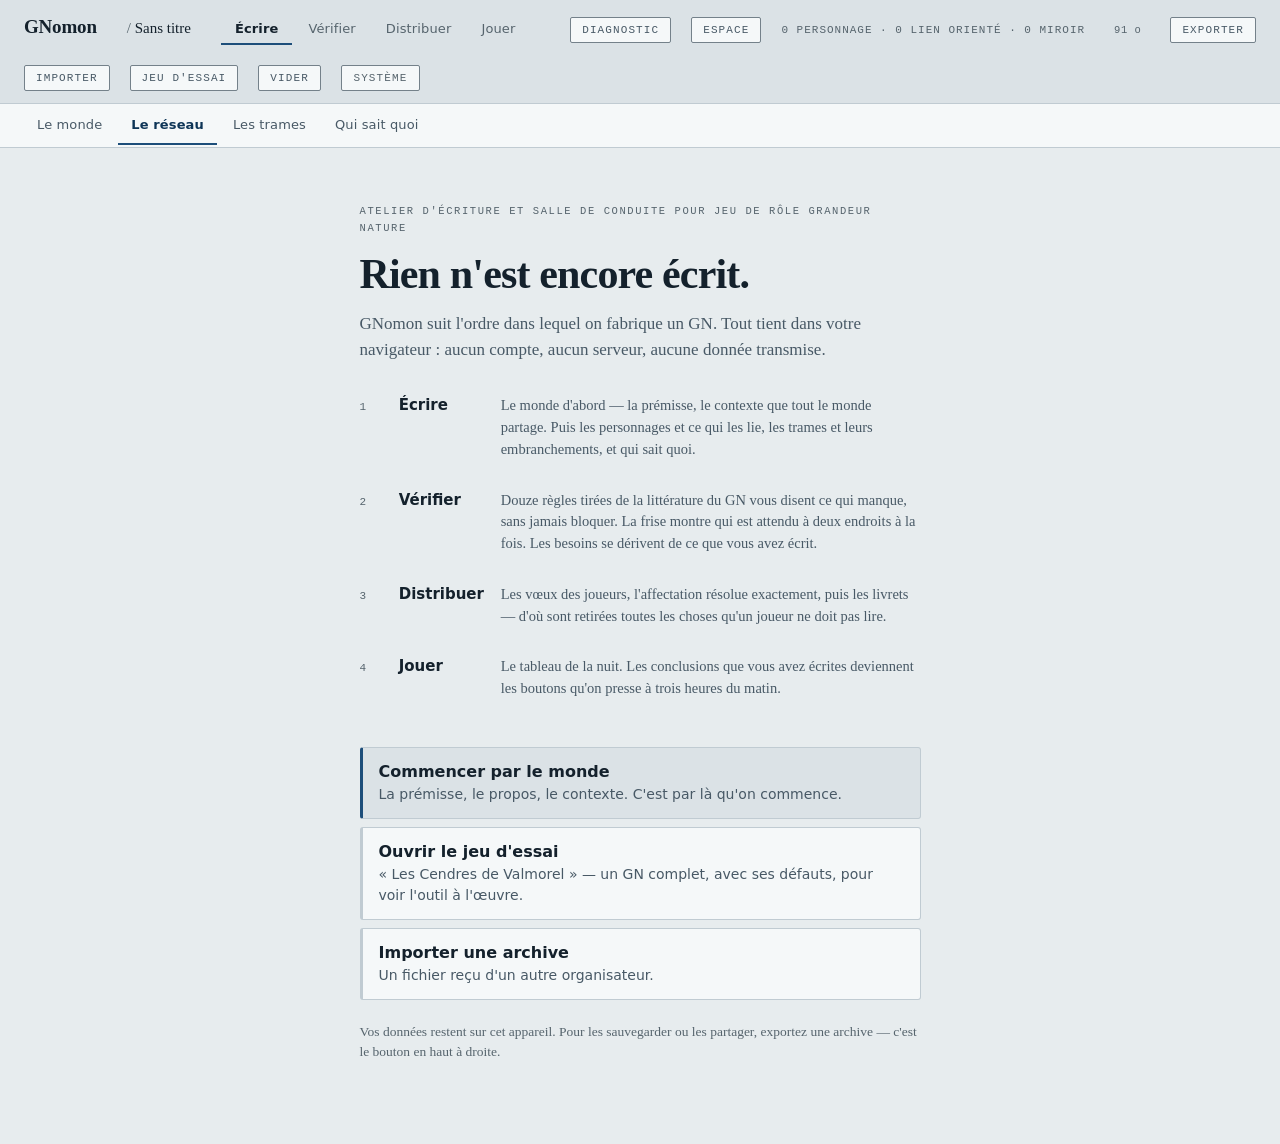
<file: index.html>
<!doctype html>
<html lang="fr">
  <head>
    <meta charset="utf-8" />
    <meta name="viewport" content="width=device-width, initial-scale=1" />
    <title>GNomon — atelier de trames</title>
    <meta
      name="description"
      content="Atelier d'écriture de jeu de rôle grandeur nature : réseau de personnages, trames, informations. 100 % local, aucune donnée transmise."
    />
    <link rel="stylesheet" href="css/gnomon.css" />

    <!-- Le thème choisi doit être posé AVANT le premier rendu. Les
         modules sont différés : si on attendait `app.js`, la page
         s'afficherait une fraction de seconde dans le thème du système
         puis basculerait — un clignotement blanc désagréable, et pire
         en pleine nuit. D'où ces quatre lignes en clair, seule
         duplication assumée de la clé de stockage (voir
         js/core/theme.js, qui reste la référence). -->
    <script>
      try {
        var t = JSON.parse(localStorage.getItem("gnomon_v1_theme"));
        if (t === "sombre" || t === "clair")
          document.documentElement.setAttribute(
            "data-theme",
            t === "sombre" ? "dark" : "light",
          );
      } catch (e) {}
    </script>
  </head>
  <body>
    <div class="barre">
      <p class="titre">GNomon</p>
      <span class="projet-zone">
        <button id="act-projet" class="projet" type="button" aria-expanded="false"></button>
        <div id="projet-panneau" class="projet-panneau" hidden></div>
      </span>
      <nav class="modes" id="modes" aria-label="Moments de fabrication"></nav>
      <span class="spacer"></span>
      <button id="act-diagnostic" class="diagnostic-lien" type="button" title="Ce que GNomon déduit de ce que vous avez déjà écrit">Diagnostic</button>
      <button id="act-espace" class="diagnostic-lien" type="button" title="Écrire ce GN à plusieurs">Espace</button>
      <span id="compteurs"></span>
      <button id="poids" class="poids" type="button" hidden></button>
      <button id="act-exporter" type="button">Exporter</button>
      <button id="act-importer" type="button">Importer</button>
      <input id="fichier-archive" type="file" accept="application/json,.json" hidden />
      <button id="act-seed" type="button">Jeu d'essai</button>
      <button id="act-vider" type="button">Vider</button>
      <button id="act-theme" class="theme" type="button" title="Thème d'affichage"></button>
    </div>

    <div class="sous-barre" id="sous-barre"></div>

    <p id="statut" role="status" hidden></p>

    <main>
      <div id="ecran-cockpit" hidden></div>
      <div id="ecran-monde" hidden></div>
      <div id="ecran-reseau"></div>
      <div id="ecran-fiche" hidden></div>
      <div id="ecran-atelier" hidden></div>
      <div id="ecran-matrice" hidden></div>
      <div id="ecran-conscience" hidden></div>
      <div id="ecran-frise" hidden></div>
      <div id="ecran-casting" hidden></div>
      <div id="ecran-conduite" hidden></div>
      <div id="ecran-livrets" hidden></div>
      <div id="ecran-besoins" hidden></div>
      <div id="ecran-espace" hidden></div>
    </main>

    <script type="module" src="js/app.js"></script>
  </body>
</html>
</file>
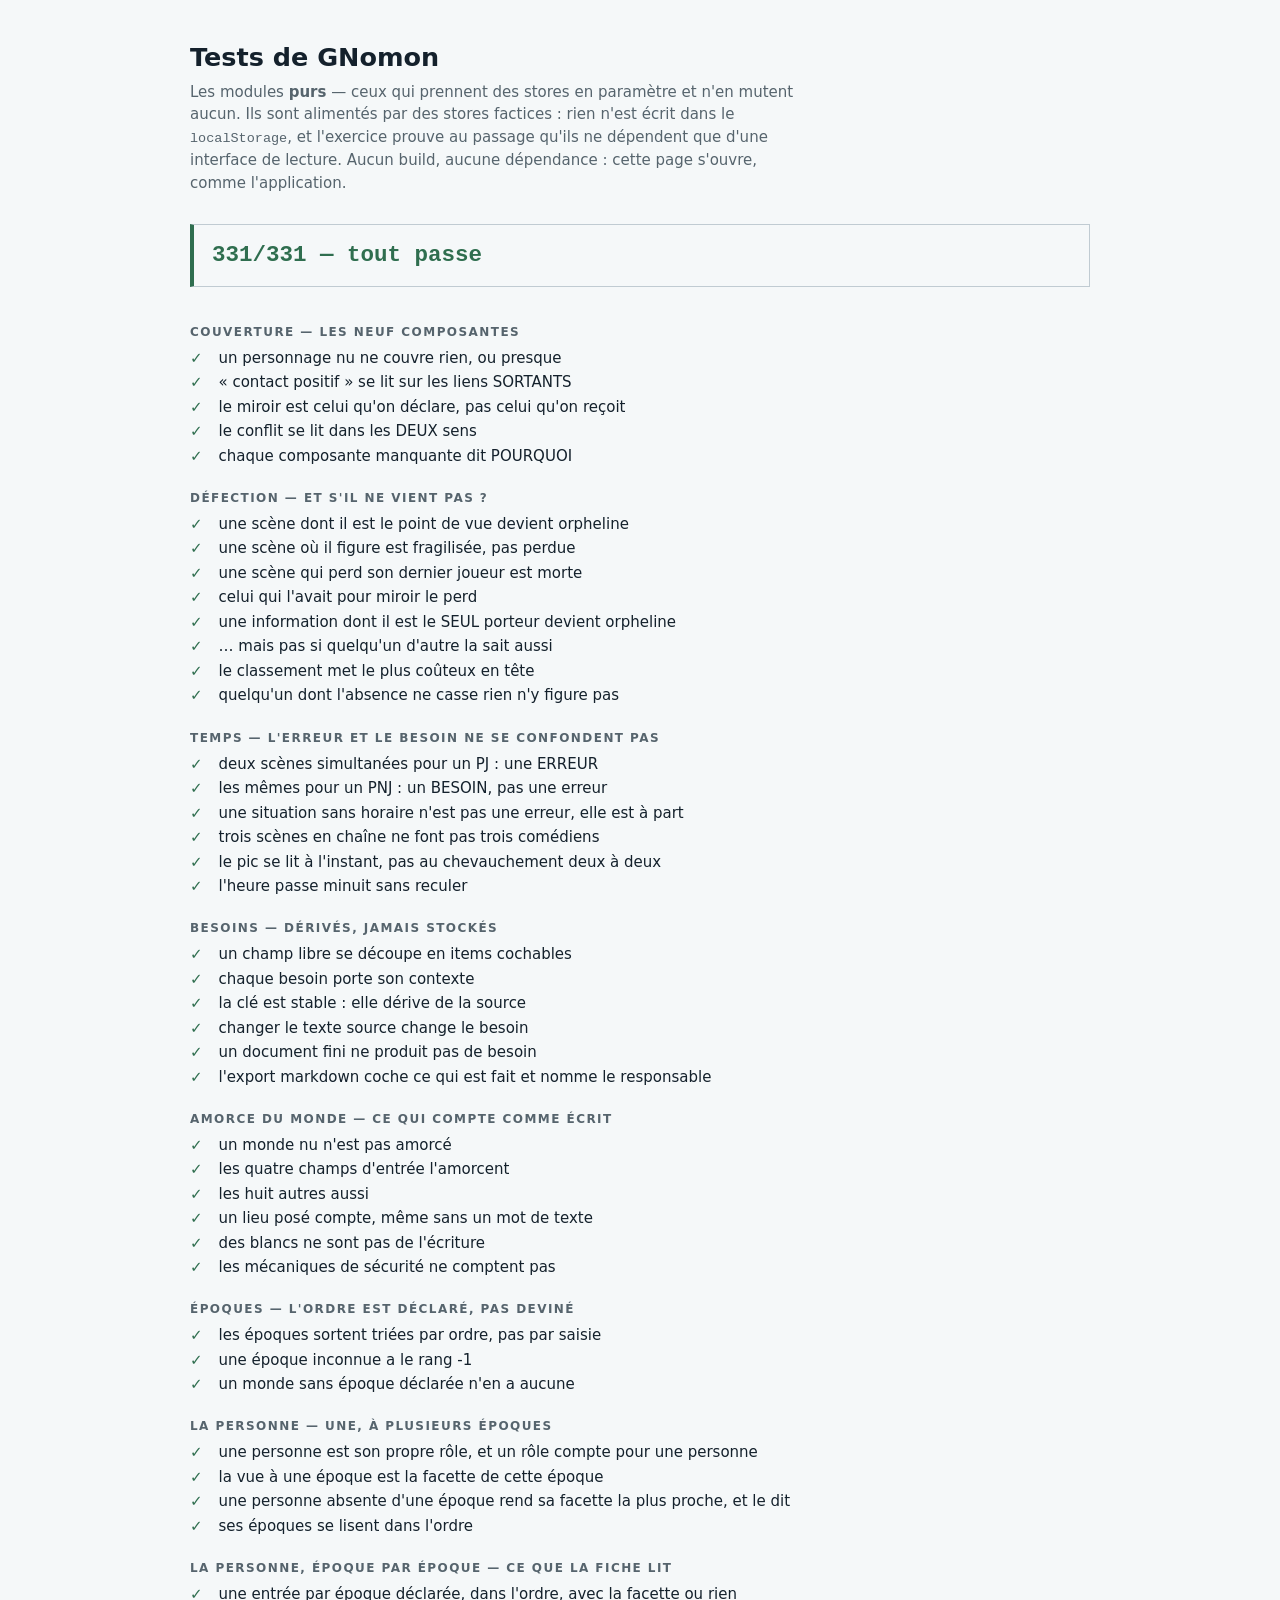
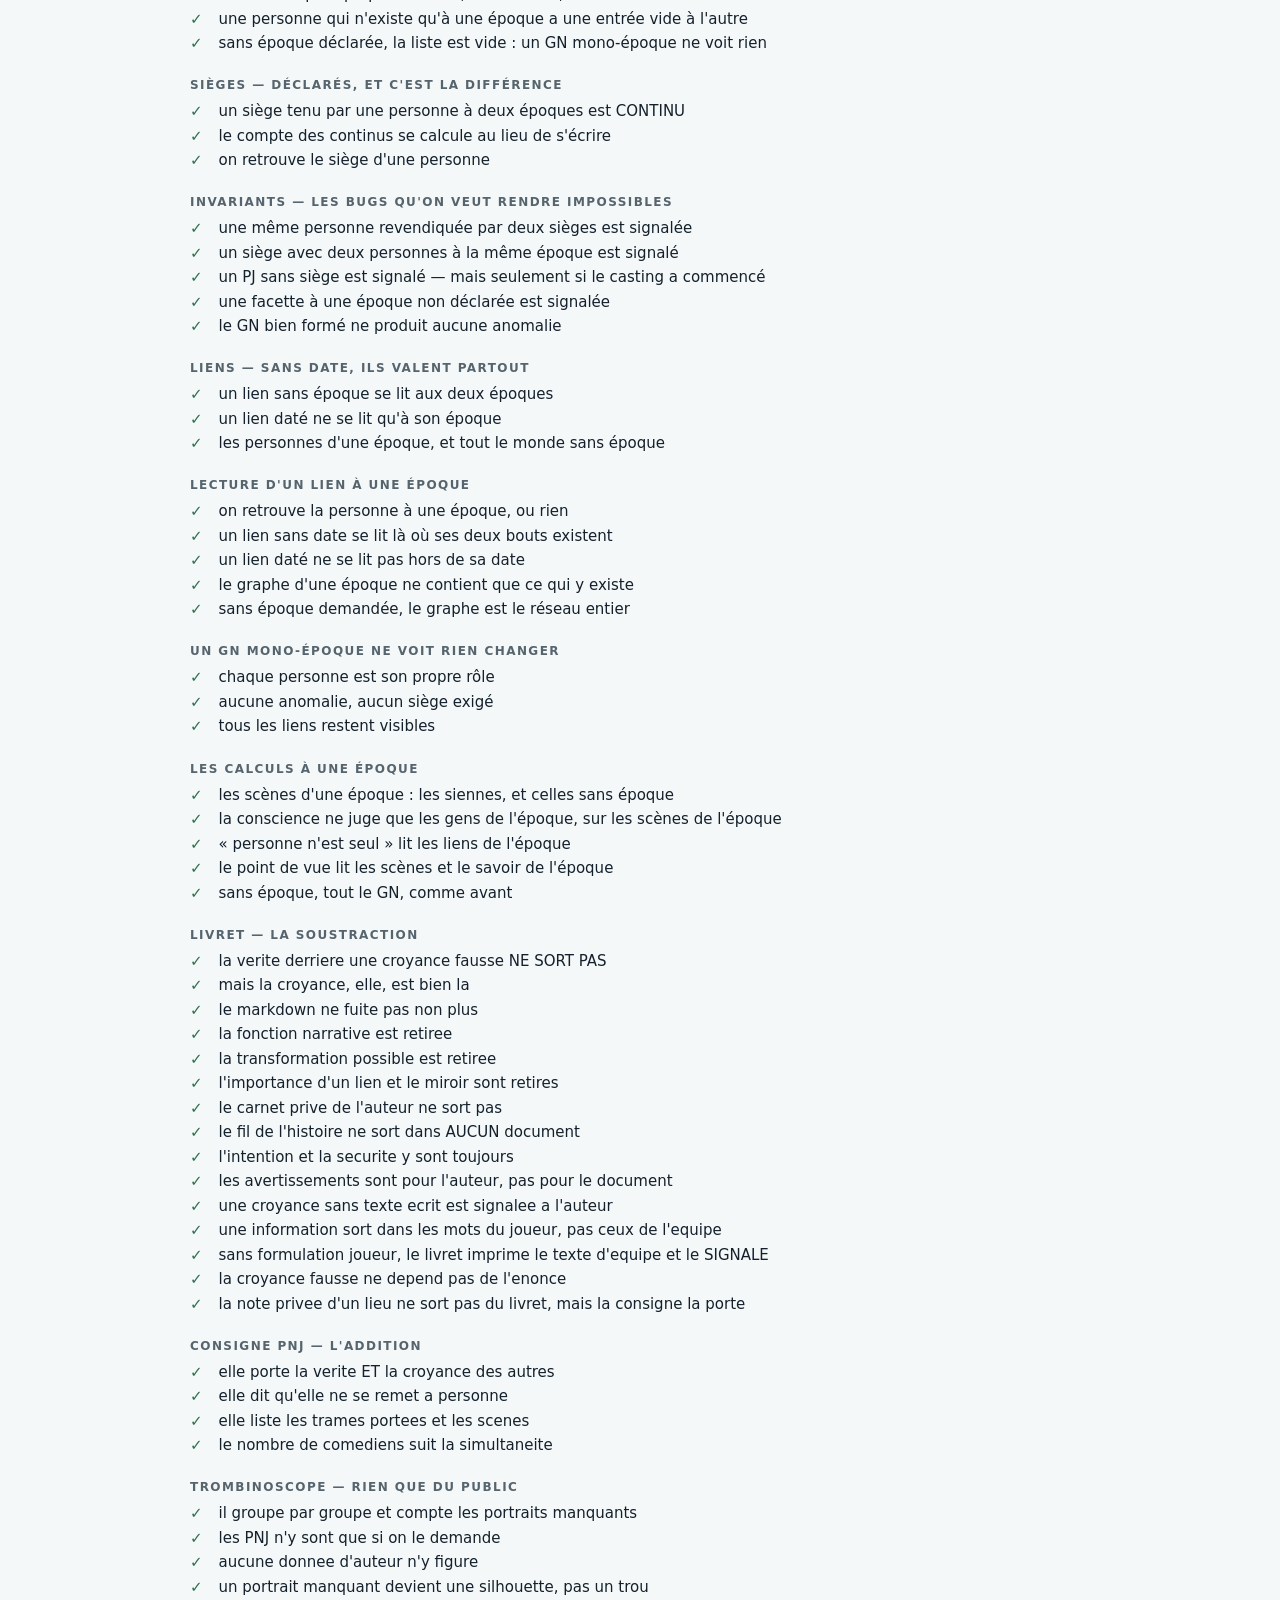
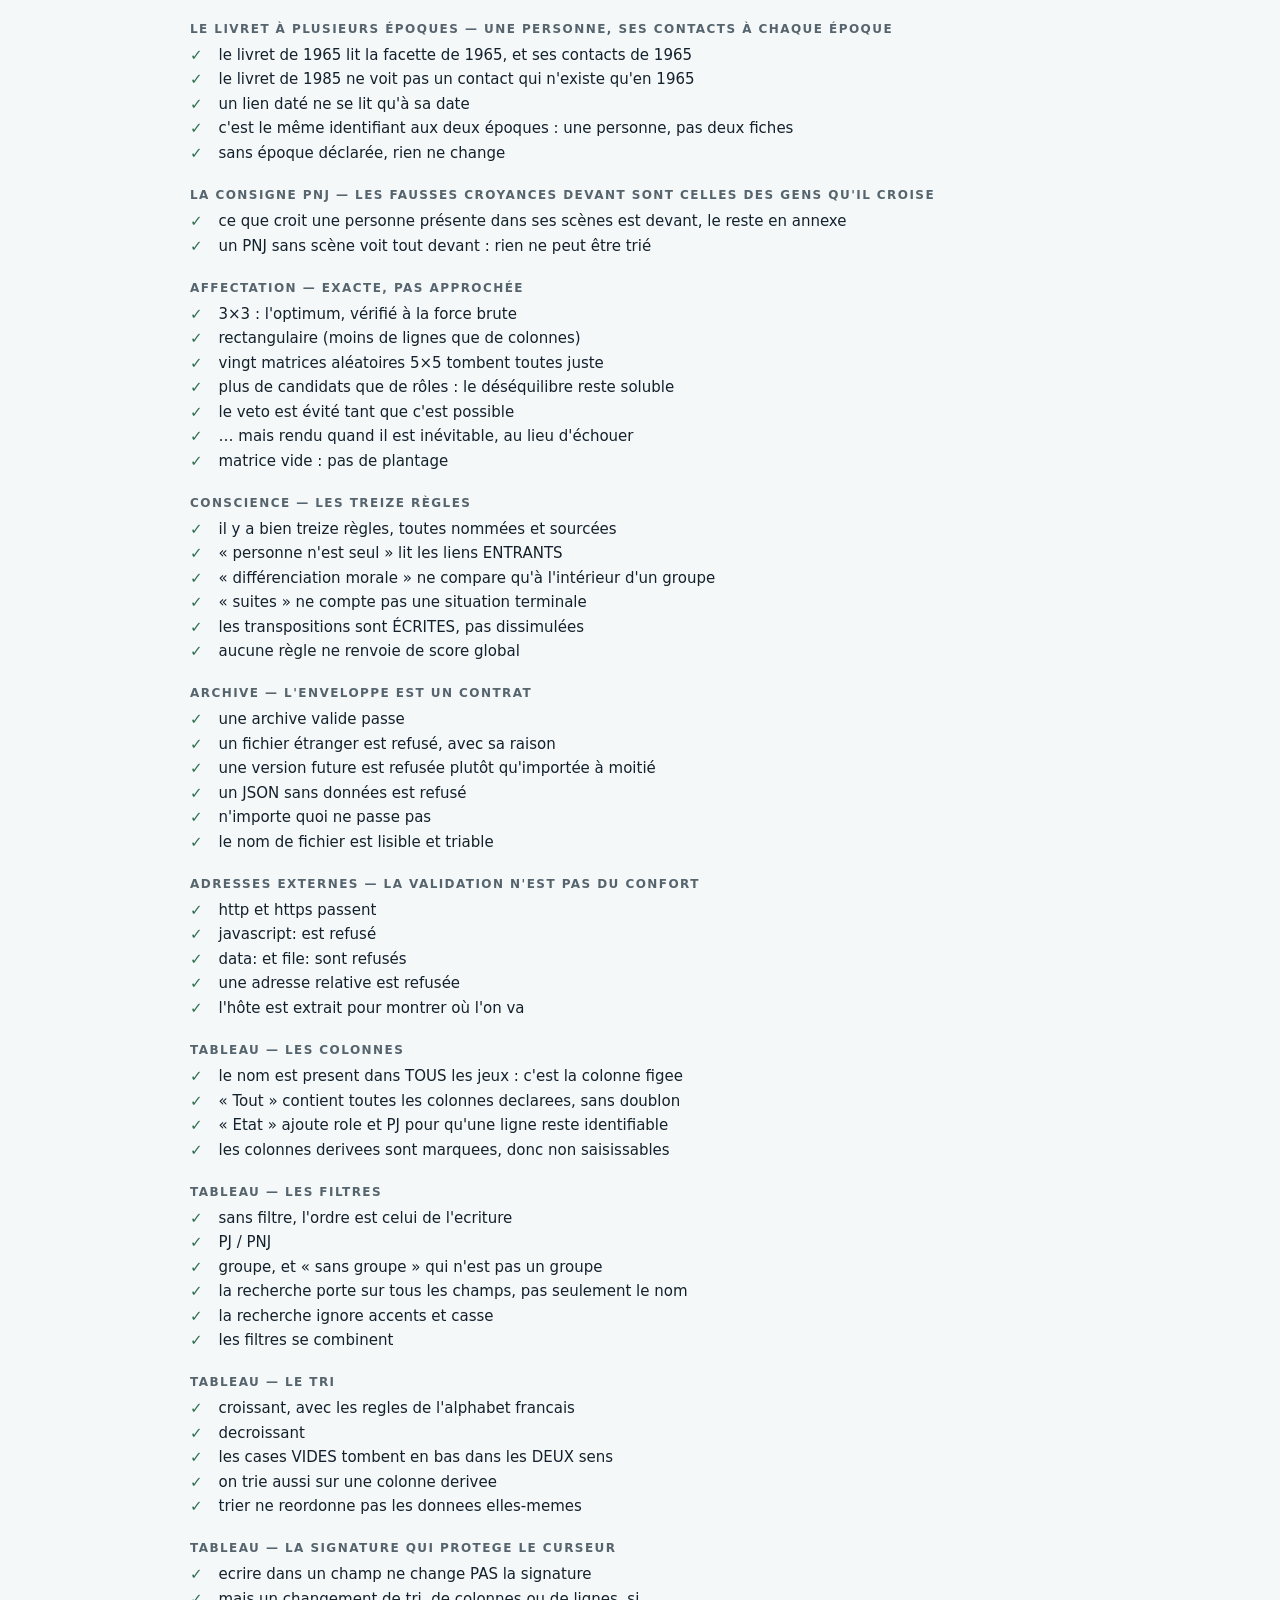
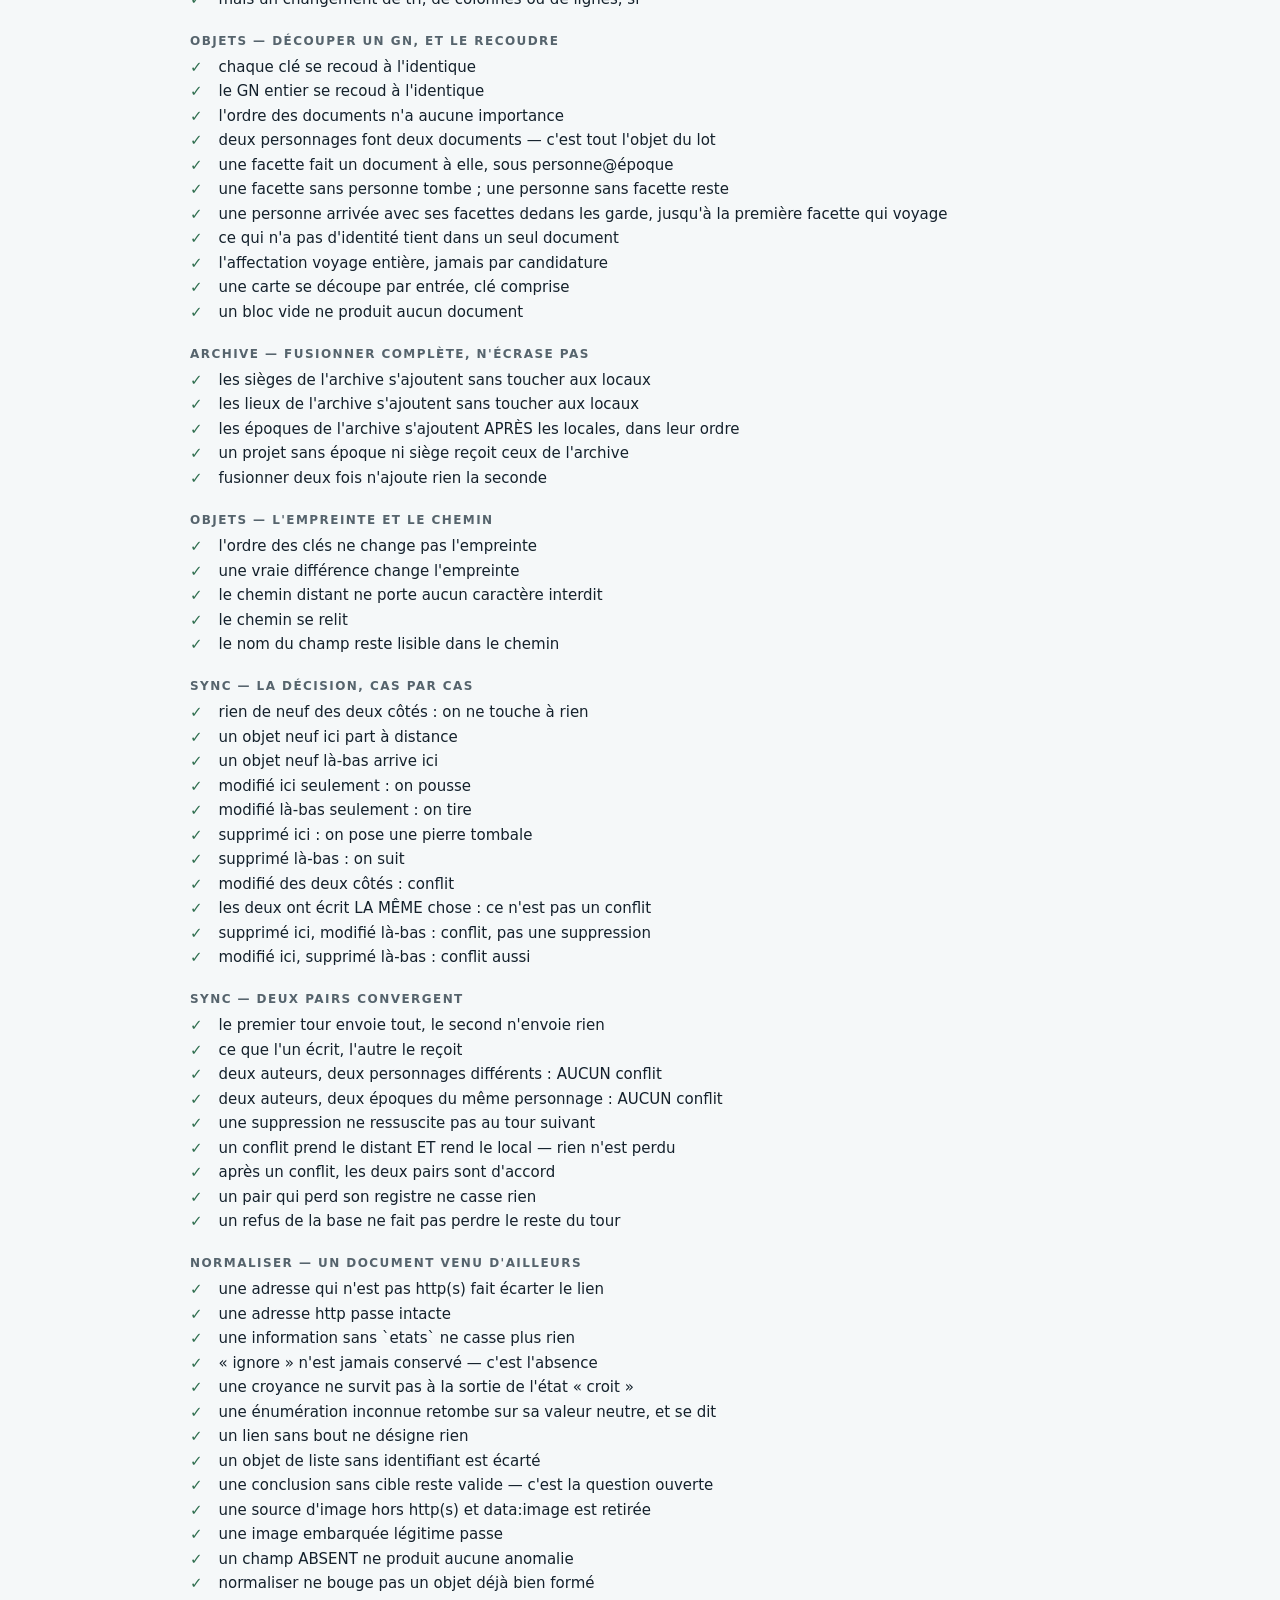
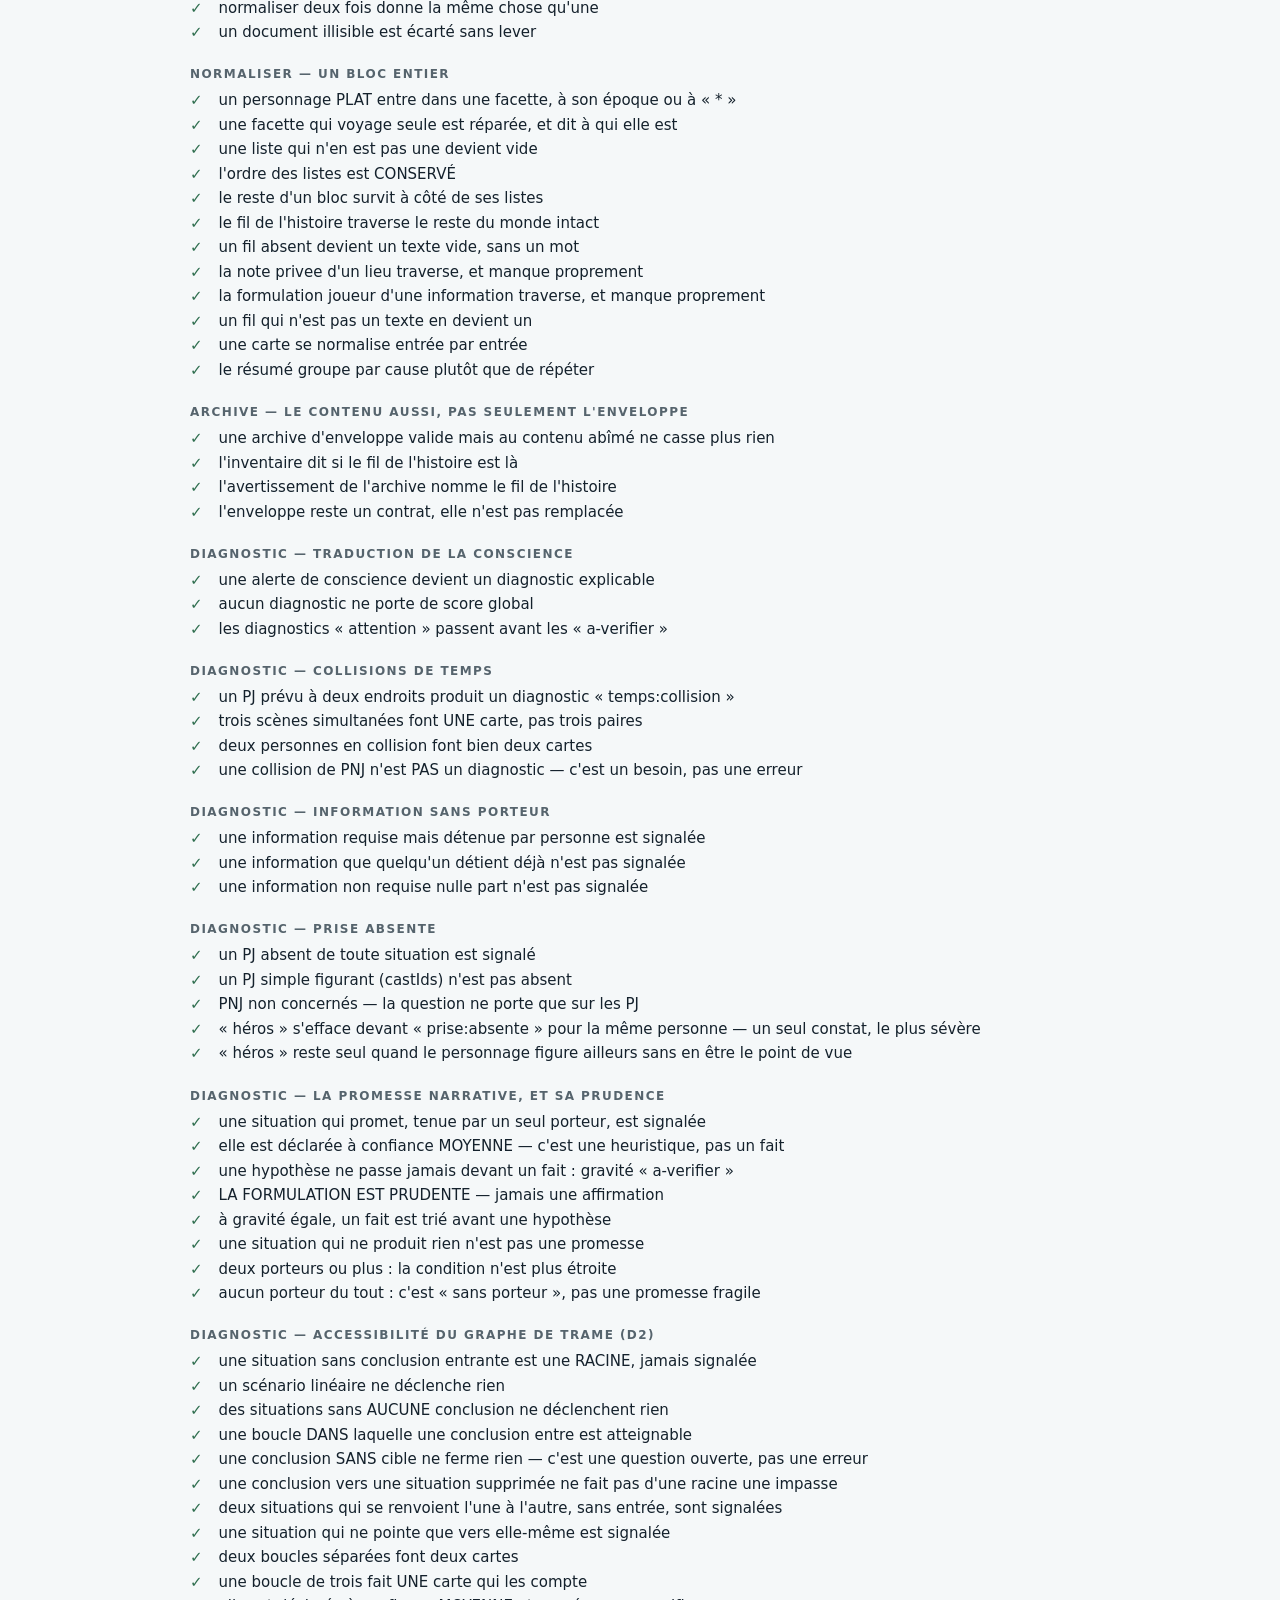
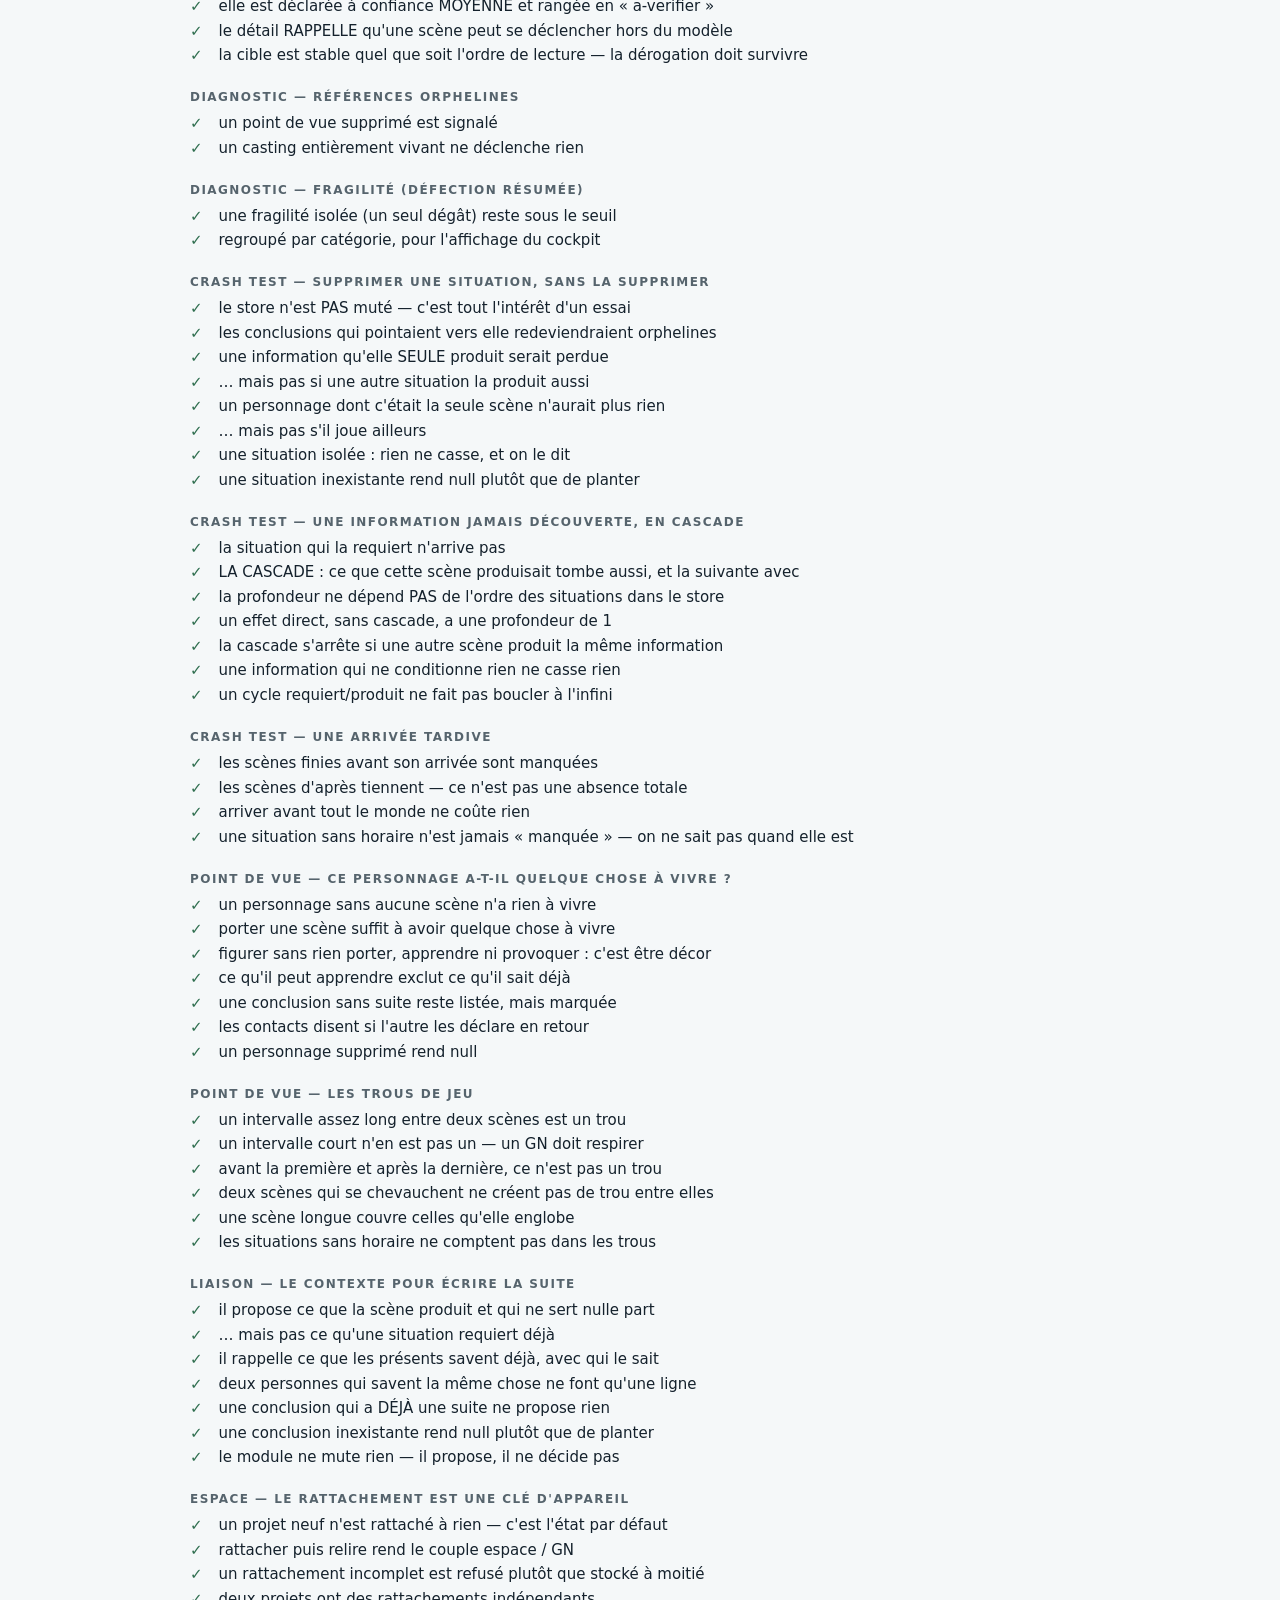
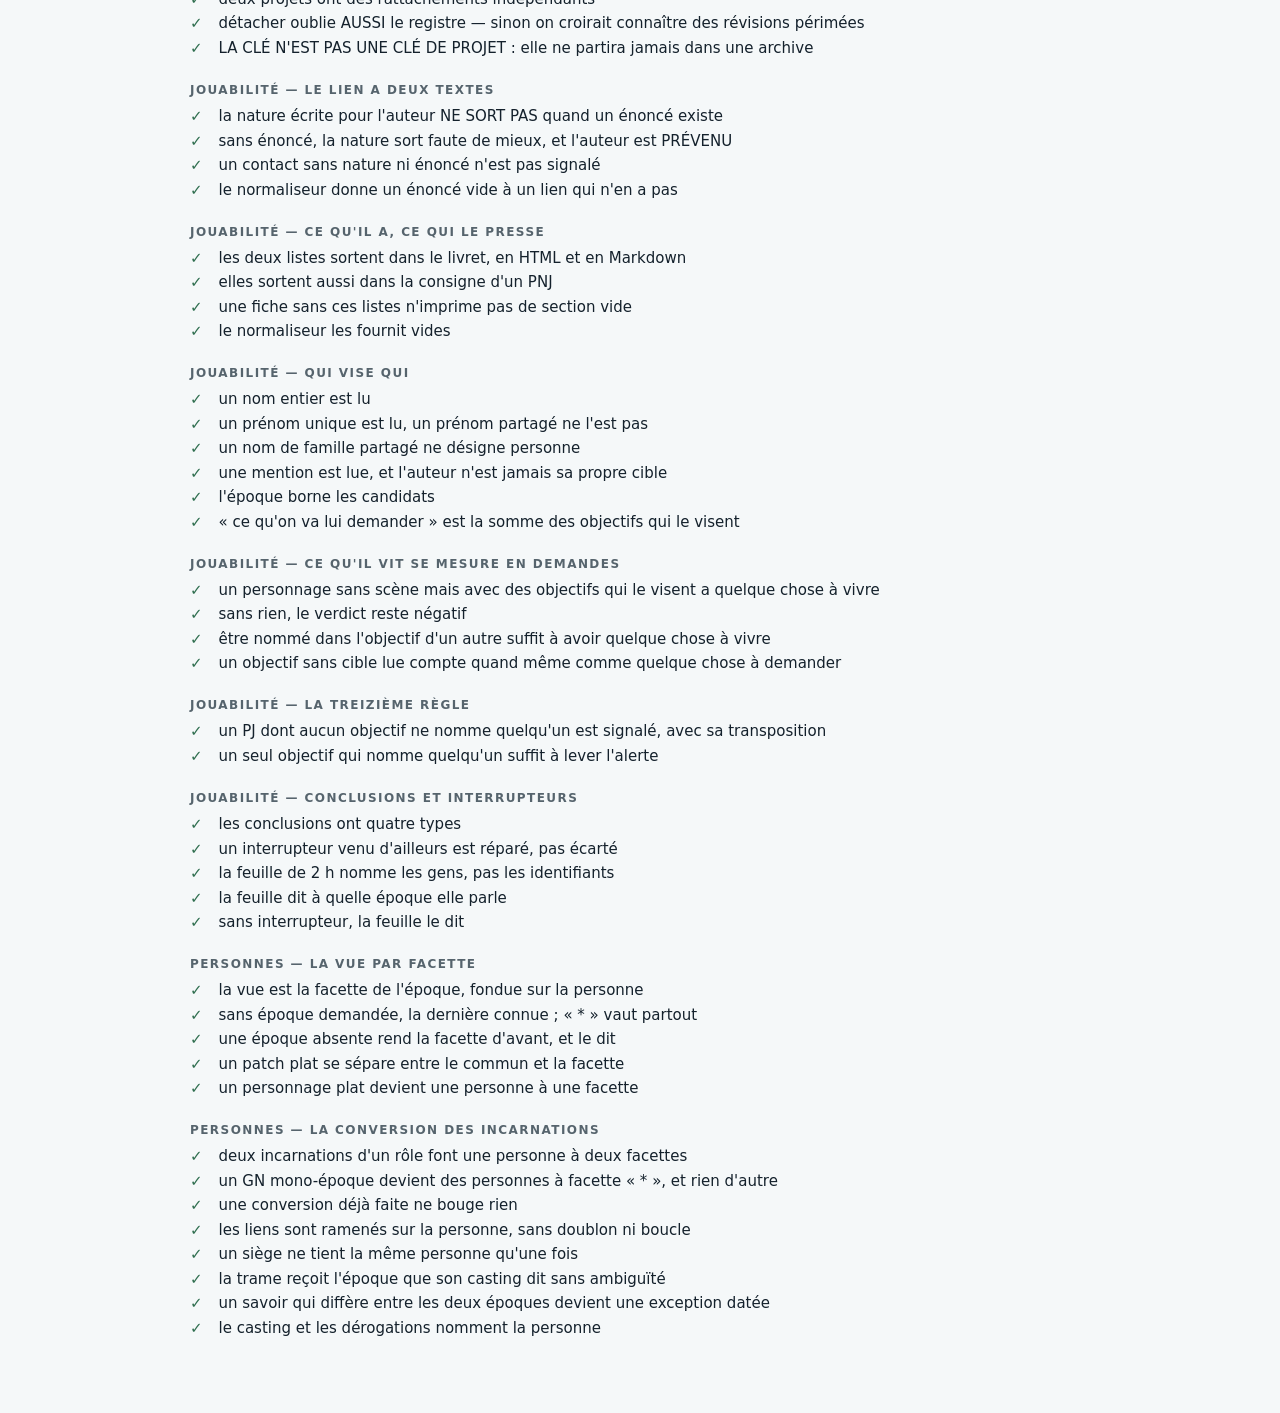
<file: tests.html>
<!doctype html>
<html lang="fr">
  <head>
    <meta charset="utf-8" />
    <meta name="viewport" content="width=device-width, initial-scale=1" />
    <title>GNomon — tests</title>
    <style>
      :root {
        color-scheme: light dark;
        --fond: #f5f8f9;
        --encre: #14212c;
        --douce: #56646d;
        --trait: #c0cbd2;
        --vert: #2f6e4f;
        --rouge: #9e2b25;
      }
      @media (prefers-color-scheme: dark) {
        :root {
          --fond: #0e1820;
          --encre: #dce6ec;
          --douce: #728ea3;
          --trait: #233440;
          --vert: #5fb88a;
          --rouge: #e27b72;
        }
      }
      body {
        margin: 0 auto;
        max-width: 60em;
        padding: 2.5em 1.5em 5em;
        background: var(--fond);
        color: var(--encre);
        font-family: ui-sans-serif, system-ui, sans-serif;
        font-size: 15px;
        line-height: 1.5;
      }
      h1 {
        font-size: 1.7em;
        margin: 0 0 0.2em;
      }
      .sur {
        color: var(--douce);
        margin: 0 0 2em;
        max-width: 64ch;
      }
      .bilan {
        font-family: ui-monospace, monospace;
        font-size: 1.5em;
        font-weight: 600;
        padding: 0.6em 0.8em;
        border: 1px solid var(--trait);
        border-left-width: 4px;
        margin: 0 0 1.6em;
        font-variant-numeric: tabular-nums;
      }
      .bilan.ok {
        border-left-color: var(--vert);
        color: var(--vert);
      }
      .bilan.ko {
        border-left-color: var(--rouge);
        color: var(--rouge);
      }
      h2 {
        font-size: 12px;
        letter-spacing: 0.12em;
        text-transform: uppercase;
        color: var(--douce);
        margin: 1.8em 0 0.5em;
        font-weight: 600;
      }
      ul {
        list-style: none;
        margin: 0;
        padding: 0;
        display: grid;
        gap: 2px;
      }
      li {
        display: grid;
        grid-template-columns: 1.4em 1fr;
        gap: 0.5em;
        align-items: baseline;
      }
      li.ok > span:first-child {
        color: var(--vert);
      }
      li.ko {
        color: var(--rouge);
        font-weight: 600;
      }
      li i {
        display: block;
        font-style: normal;
        font-family: ui-monospace, monospace;
        font-size: 12px;
        font-weight: 400;
        opacity: 0.85;
      }
      code {
        font-family: ui-monospace, monospace;
        font-size: 0.9em;
      }
    </style>
  </head>
  <body>
    <h1>Tests de GNomon</h1>
    <p class="sur">
      Les modules <b>purs</b> — ceux qui prennent des stores en paramètre et n'en mutent aucun.
      Ils sont alimentés par des stores factices : rien n'est écrit dans le
      <code>localStorage</code>, et l'exercice prouve au passage qu'ils ne dépendent que d'une
      interface de lecture. Aucun build, aucune dépendance : cette page s'ouvre, comme
      l'application.
    </p>
    <div id="sortie">Chargement…</div>

    <script type="module">
      import { lancer, rendre } from "./tests/harnais.js";
      import "./tests/modeles.test.js";
      import "./tests/epoques.test.js";
      import "./tests/documents.test.js";
      import "./tests/calculs.test.js";
      import "./tests/tableau.test.js";
      import "./tests/objets.test.js";
      import "./tests/sync.test.js";
      import "./tests/normaliser.test.js";
      import "./tests/diagnostic.test.js";
      import "./tests/crashtest.test.js";
      import "./tests/jouabilite.test.js";
      import "./tests/personnes.test.js";

      const bilan = await lancer();
      rendre(bilan, document.getElementById("sortie"));
      // Exposé pour une vérification automatisée depuis la console.
      window.__bilan = bilan;
      document.title = `${bilan.echecs ? "✗" : "✓"} ${bilan.passes}/${bilan.total} — GNomon`;
    </script>
  </body>
</html>
</file>
<file: css/gnomon.css>
/* ============================================================
   GNomon — feuille de style.
   Encre de Prusse sur papier froid. Deux familles seulement :
   une serif pour la prose (les personnages, ce qu'ils sont) et
   une mono pour l'instrument (les valeurs, les comptes, les
   énumérations). Ce contraste EST l'idée : la prose et la
   structure sont la même vérité, vue de deux côtés.
   ============================================================ */

:root {
  --ground: #e7ecee;
  --surface: #f5f8f9;
  --panel: #dbe2e6;
  --ink: #14212c;
  --ink-soft: #485966;
  --ink-faint: #56646d;
  --rule: #c0cbd2;
  /* La limite d'une COMMANDE, distincte de celle d'un séparateur.
     WCAG 1.4.11 demande 3:1 pour ce qui délimite un contrôle ; `--rule`
     donnait 1,55 sur la surface d'un bouton, et comme cette surface est
     à 1,1 du fond, la bordure était le SEUL indice qu'il y avait là
     quelque chose à cliquer. Les traits de tableau et les séparateurs
     gardent `--rule` : les monter à 3:1 alourdirait chaque grille sans
     rien identifier. Mesuré : 3,05 à 3,75 selon le fond. */
  --rule-controle: #74818a;
  --accent: #1d4e7a;
  --accent-ink: #0e3557;
  --positif: #2f6e4f;
  --negatif: #9e2b25;
  --neutre: #5a646b;
  --complique: #6b4e9e;

  color-scheme: light;

  --serif: "Iowan Old Style", "Palatino Linotype", Palatino, "Book Antiqua", Georgia, serif;
  --mono: ui-monospace, "SF Mono", SFMono-Regular, Menlo, Consolas, monospace;
}

/* ── TROIS ÉTATS, PAS DEUX ────────────────────────────────────
   Le réglage a trois positions : « clair », « sombre », et le défaut
   « système » qui n'en est aucune des deux. Le défaut ne pose AUCUN
   attribut sur la racine — c'est son absence qui laisse la requête
   média décider. D'où les deux blocs ci-dessous, identiques :

   1. sous `prefers-color-scheme: dark`, mais neutralisé par
      `:not([data-theme="light"])` — un choix explicite « clair » doit
      gagner contre un système sombre ;
   2. sur `[data-theme="dark"]`, hors requête média — un choix
      explicite « sombre » doit gagner contre un système clair.

   Les deux listes sont volontairement dupliquées : CSS nu ne sait pas
   nommer un jeu de valeurs. Elles se modifient ENSEMBLE.

   `color-scheme` accompagne chaque jeu : sans lui, les contrôles
   natifs (listes déroulantes, ascenseurs, curseurs) restent peints
   dans le thème du système et jurent avec le reste de la page.
   ------------------------------------------------------------ */

@media (prefers-color-scheme: dark) {
  :root:not([data-theme="light"]) {
    --ground: #0e1820;
    --surface: #152230;
    --panel: #0a1219;
    --ink: #dce6ec;
    --ink-soft: #9aaebb;
    --ink-faint: #728ea3;
    --rule: #233440;
    --rule-controle: #64717c;
    --accent: #83b7e6;
    --accent-ink: #b5d5f2;
    --positif: #5fb88a;
    --negatif: #e27b72;
    --neutre: #7c8b97;
    --complique: #ac91de;
    color-scheme: dark;
  }
}

:root[data-theme="dark"] {
  --ground: #0e1820;
  --surface: #152230;
  --panel: #0a1219;
  --ink: #dce6ec;
  --ink-soft: #9aaebb;
  --ink-faint: #728ea3;
  --rule: #233440;
  --rule-controle: #64717c;
  --accent: #83b7e6;
  --accent-ink: #b5d5f2;
  --positif: #5fb88a;
  --negatif: #e27b72;
  --neutre: #7c8b97;
  --complique: #ac91de;
  color-scheme: dark;
}

* {
  box-sizing: border-box;
}

body {
  margin: 0;
  background: var(--ground);
  color: var(--ink);
  font-family: var(--serif);
  font-size: 17px;
  line-height: 1.6;
  -webkit-font-smoothing: antialiased;
}

/* ---------- barre ---------- */

.barre {
  display: flex;
  align-items: baseline;
  gap: 16px;
  flex-wrap: wrap;
  padding: 14px 24px;
  background: var(--panel);
  border-bottom: 1px solid var(--rule);
  position: sticky;
  top: 0;
  z-index: 10;
}

.barre .titre {
  font-size: 19px;
  font-weight: 600;
  letter-spacing: -0.01em;
  margin: 0;
}

.barre .baseline,
.barre #compteurs {
  font-family: var(--mono);
  font-size: 11px;
  letter-spacing: 0.09em;
  text-transform: uppercase;
  color: var(--ink-faint);
}

.barre .spacer {
  flex: 1;
}

button {
  font-family: var(--mono);
  font-size: 11px;
  letter-spacing: 0.1em;
  text-transform: uppercase;
  padding: 6px 11px;
  border: 1px solid var(--rule-controle);
  background: var(--surface);
  color: var(--ink-soft);
  border-radius: 2px;
  cursor: pointer;
}

button:hover {
  border-color: var(--accent);
  color: var(--accent-ink);
}

:focus-visible {
  outline: 2px solid var(--accent);
  outline-offset: 2px;
}

#statut {
  padding: 10px 24px;
  background: var(--surface);
  border-bottom: 1px solid var(--rule);
  font-size: 14px;
  color: var(--ink-soft);
}

/* L'ALARME D'ÉCRITURE. Elle ne dit pas un résultat, elle dit que le
   travail en cours n'est PAS enregistré — et elle reste jusqu'à ce
   qu'une écriture aboutisse. D'où le renversement complet du contraste
   plutôt qu'une teinte : à côté d'un bandeau d'information, elle doit
   se voir sans être lue. */
#statut.danger {
  background: var(--negatif);
  border-bottom-color: var(--negatif);
  color: var(--surface);
  font-weight: 600;
}

/* ---------- réseau ---------- */

main {
  max-width: 1160px;
  margin: 0 auto;
  padding: 28px 24px 80px;
}

.vide {
  color: var(--ink-faint);
  font-size: 17px;
}

.groupe {
  margin: 0 0 40px;
}

.groupe > h2 {
  font-family: var(--mono);
  font-size: 11px;
  letter-spacing: 0.14em;
  text-transform: uppercase;
  color: var(--ink-faint);
  font-weight: 400;
  margin: 0 0 14px;
  padding-bottom: 8px;
  border-bottom: 1px solid var(--rule);
}

.perso {
  background: var(--surface);
  border: 1px solid var(--rule);
  border-radius: 3px;
  padding: 16px 18px;
  margin: 0 0 12px;
}

.perso.pnj {
  border-style: dashed;
}

.perso header h3 {
  margin: 0;
  font-size: 20px;
  font-weight: 600;
  letter-spacing: -0.01em;
}

.perso .role {
  font-family: var(--mono);
  font-size: 10.5px;
  letter-spacing: 0.1em;
  text-transform: uppercase;
  color: var(--ink-faint);
  margin: 2px 0 10px;
}

.perso-epoques {
  display: inline-flex;
  gap: 4px;
  margin: 0 0 8px;
}
.perso-epoques .ep-puce {
  font-family: var(--mono);
  font-size: 9.5px;
  letter-spacing: 0.08em;
  text-transform: uppercase;
  padding: 2px 7px;
  border: 1px solid var(--rule);
  border-radius: 2px;
  color: var(--ink-faint);
  background: none;
  cursor: pointer;
}
.perso-epoques .ep-puce.actif {
  color: var(--ink);
  border-color: var(--accent);
}
.perso-epoques .ep-puce.vide {
  border-style: dashed;
  opacity: 0.6;
  cursor: default;
}
.perso-epoques button.ep-puce:hover,
.perso-epoques button.ep-puce:focus-visible {
  color: var(--ink);
  border-color: var(--accent);
  outline: none;
}

.perso .moral {
  margin: 0 0 10px;
  color: var(--ink-soft);
  font-style: italic;
  font-size: 16px;
}

.perso .compte {
  font-family: var(--mono);
  font-size: 11px;
  color: var(--ink-faint);
  margin: 0 0 10px;
  letter-spacing: 0.04em;
}

.perso .compte .alerte {
  color: var(--negatif);
}

/* ---------- liens ---------- */

.liens {
  list-style: none;
  margin: 0;
  padding: 0;
  display: grid;
  gap: 1px;
  background: var(--rule);
  border: 1px solid var(--rule);
  border-radius: 2px;
}

.lien {
  display: grid;
  /* Cinq colonnes depuis que le lien s'édite : le nom et son ◎ ont été
     réunis dans `.lien-qui`, sinon le miroir débordait sur une seconde
     ligne, et la commande d'édition tient la dernière. */
  grid-template-columns: 22px minmax(130px, auto) 1fr auto auto;
  gap: 10px;
  align-items: baseline;
  background: var(--surface);
  padding: 7px 11px;
  font-size: 15px;
}

.lien.ouvert {
  background: var(--panel);
}

.lien .fleche {
  font-family: var(--mono);
  color: var(--ink-faint);
  cursor: help;
}

.lien b {
  font-weight: 600;
}

.lien .nature {
  color: var(--ink-soft);
  font-size: 14.5px;
}

.lien .tags {
  font-family: var(--mono);
  font-size: 10px;
  letter-spacing: 0.07em;
  text-transform: uppercase;
  color: var(--ink-faint);
  white-space: nowrap;
}

.lien .miroir {
  color: var(--accent);
  cursor: help;
}

.lien.vide-lien {
  grid-template-columns: 1fr;
  color: var(--negatif);
  font-family: var(--mono);
  font-size: 11.5px;
  letter-spacing: 0.05em;
}

/* La tonalité colore le bord gauche : lisible en balayage vertical,
   sans repeindre le texte (qui doit rester lisible). */
.lien.t-positif {
  box-shadow: inset 3px 0 0 var(--positif);
}
.lien.t-negatif {
  box-shadow: inset 3px 0 0 var(--negatif);
}
.lien.t-neutre {
  box-shadow: inset 3px 0 0 var(--neutre);
}
.lien.t-complique {
  box-shadow: inset 3px 0 0 var(--complique);
}

/* L'importance donne le poids du nom — primaire se lit de loin. */
.lien.i-primaire b {
  font-weight: 700;
}
.lien.i-confort b {
  font-weight: 400;
  color: var(--ink-soft);
}

@media (max-width: 700px) {
  .lien {
    grid-template-columns: 22px 1fr;
  }
  .lien .nature,
  .lien .tags {
    grid-column: 2;
  }
}

/* ============================================================
   S1 — la fiche, la jauge, le carnet, les mentions.
   ============================================================ */

/* ---------- cote de couverture sur la carte ---------- */

.perso header h3 {
  display: flex;
  align-items: baseline;
  gap: 10px;
}

.perso .cote {
  font-family: var(--mono);
  font-size: 11px;
  letter-spacing: 0.05em;
  color: var(--ink-faint);
  border: 1px solid var(--rule);
  border-radius: 2px;
  padding: 1px 6px;
  font-weight: 400;
  cursor: help;
}

.perso .cote.basse {
  color: var(--negatif);
  border-color: var(--negatif);
}

.perso[data-personnage] {
  cursor: pointer;
}

.perso[data-personnage]:hover {
  border-color: var(--accent);
}

/* ---------- fiche ---------- */

.fiche-entete {
  margin: 0 0 22px;
}

.fiche-titre {
  font-family: var(--serif);
  font-size: 30px;
  font-weight: 600;
  letter-spacing: -0.015em;
  width: 100%;
  border: 0;
  border-bottom: 1px solid transparent;
  background: none;
  color: var(--ink);
  padding: 0 0 3px;
}

.fiche-titre:hover,
.fiche-titre:focus {
  border-bottom-color: var(--rule);
  outline: none;
}

.fiche-meta {
  display: flex;
  align-items: center;
  gap: 14px;
  flex-wrap: wrap;
  margin-top: 8px;
}

.fiche-role,
.fiche-fonction {
  font-family: var(--mono);
  font-size: 11px;
  letter-spacing: 0.08em;
  text-transform: uppercase;
  color: var(--ink-soft);
  background: var(--surface);
  border: 1px solid var(--rule);
  border-radius: 2px;
  padding: 5px 8px;
}

.fiche-role {
  min-width: 200px;
}

.bascule {
  font-family: var(--mono);
  font-size: 11px;
  letter-spacing: 0.08em;
  text-transform: uppercase;
  color: var(--ink-faint);
  display: inline-flex;
  align-items: center;
  gap: 6px;
  cursor: pointer;
}

.fiche-corps {
  display: grid;
  grid-template-columns: minmax(0, 1.6fr) minmax(280px, 1fr);
  gap: 26px;
  align-items: start;
}

@media (max-width: 900px) {
  .fiche-corps {
    grid-template-columns: 1fr;
  }
}

/* ---------- jauge de couverture ---------- */

.jauge-bloc {
  background: var(--surface);
  border: 1px solid var(--rule);
  border-radius: 3px;
  padding: 14px 16px;
  margin: 0 0 16px;
}

.jauge-titre {
  font-family: var(--mono);
  font-size: 10px;
  letter-spacing: 0.12em;
  text-transform: uppercase;
  color: var(--ink-faint);
  margin: 0 0 10px;
  display: flex;
  justify-content: space-between;
  align-items: baseline;
}

.jauge-score {
  font-size: 12px;
  color: var(--ink);
}

.jauge {
  display: flex;
  gap: 6px;
  flex-wrap: wrap;
  margin: 0 0 12px;
}

.pastille {
  width: 26px;
  height: 26px;
  border-radius: 50%;
  border: 1px solid var(--rule);
  background: var(--panel);
  padding: 0;
  cursor: pointer;
}

.pastille.on {
  background: var(--accent);
  border-color: var(--accent);
}

.pastille[aria-pressed="true"] {
  outline: 2px solid var(--accent);
  outline-offset: 2px;
}

.jauge-dit {
  font-size: 14px;
  line-height: 1.45;
  color: var(--ink-soft);
  margin: 0;
  border-top: 1px dashed var(--rule);
  padding-top: 10px;
  min-height: 4.2em;
}

.jauge-dit b {
  color: var(--ink);
}

/* ---------- les huit champs ---------- */

.champs-bloc {
  background: var(--surface);
  border: 1px solid var(--rule);
  border-radius: 3px;
  padding: 0 16px;
}

.champs-bloc > summary {
  font-family: var(--mono);
  font-size: 10px;
  letter-spacing: 0.12em;
  text-transform: uppercase;
  color: var(--ink-faint);
  cursor: pointer;
  padding: 13px 0;
  list-style-position: inside;
}

.champs-bloc[open] > summary {
  border-bottom: 1px solid var(--rule);
  margin-bottom: 12px;
}

.champ {
  display: block;
  margin: 0 0 12px;
}

.champ-label {
  display: block;
  font-family: var(--mono);
  font-size: 10px;
  letter-spacing: 0.09em;
  text-transform: uppercase;
  color: var(--ink-faint);
  margin-bottom: 3px;
  cursor: help;
}

textarea {
  width: 100%;
  font-family: var(--serif);
  font-size: 15.5px;
  line-height: 1.5;
  color: var(--ink);
  background: var(--ground);
  border: 1px solid var(--rule-controle);
  border-radius: 2px;
  padding: 7px 9px;
  resize: vertical;
}

textarea:focus {
  border-color: var(--accent);
  outline: none;
}

textarea::placeholder {
  color: var(--ink-faint);
  opacity: 0.75;
}

/* ---------- carnet ---------- */

.carnet-titre {
  font-family: var(--mono);
  font-size: 10px;
  letter-spacing: 0.12em;
  text-transform: uppercase;
  color: var(--ink-faint);
  margin: 0 0 7px;
  display: flex;
  justify-content: space-between;
  align-items: baseline;
  gap: 12px;
}

.carnet-aide {
  text-transform: none;
  letter-spacing: 0.02em;
}

#carnet {
  font-size: 16.5px;
  line-height: 1.6;
}

.carnet-apercu {
  background: var(--surface);
  border: 1px solid var(--rule);
  border-radius: 2px;
  padding: 13px 15px;
  font-size: 16px;
  line-height: 1.62;
  min-height: 4em;
  margin: 0 0 22px;
}

.carnet-apercu code {
  font-family: var(--mono);
  font-size: 0.88em;
  background: var(--panel);
  padding: 1px 4px;
  border-radius: 2px;
}

.carnet > .carnet-titre:nth-of-type(2) {
  margin-top: 18px;
}

/* ---------- puces de mention ---------- */

.mention-chip {
  background: var(--panel);
  color: var(--accent-ink);
  border-bottom: 1px solid var(--accent);
  padding: 0 3px;
  border-radius: 2px;
  cursor: pointer;
}

.mention-chip:hover {
  background: var(--accent);
  color: var(--ground);
}

.mention-chip.morte {
  color: var(--negatif);
  border-bottom-color: var(--negatif);
  text-decoration: line-through;
  cursor: not-allowed;
}

/* ---------- liste d'autocomplétion ---------- */

#mentions-box {
  position: absolute;
  z-index: 50;
  background: var(--surface);
  border: 1px solid var(--accent);
  border-radius: 2px;
  box-shadow: 0 6px 20px rgb(0 0 0 / 0.16);
  max-height: 260px;
  overflow-y: auto;
}

.mention-row {
  display: grid;
  grid-template-columns: 42px minmax(0, auto) 1fr;
  gap: 10px;
  align-items: baseline;
  padding: 7px 11px;
  cursor: pointer;
  border-bottom: 1px solid var(--rule);
}

.mention-row:last-child {
  border-bottom: 0;
}

.mention-row.sel {
  background: var(--panel);
}

.mention-type {
  font-family: var(--mono);
  font-size: 9.5px;
  letter-spacing: 0.09em;
  color: var(--ink-faint);
}

.mention-nom {
  font-size: 15px;
  font-weight: 600;
}

.mention-role {
  font-size: 13px;
  color: var(--ink-faint);
  overflow: hidden;
  text-overflow: ellipsis;
  white-space: nowrap;
}

/* ---------- proposition d'arête ---------- */

#proposition {
  border: 1px solid var(--accent);
  background: var(--surface);
  border-radius: 2px;
  padding: 13px 15px;
  margin: 10px 0 0;
}

.prop-titre {
  margin: 0 0 10px;
  font-size: 16px;
}

.prop-tons {
  display: flex;
  gap: 7px;
  flex-wrap: wrap;
  margin: 0 0 10px;
}

.prop-ton {
  font-family: var(--mono);
  font-size: 11px;
  letter-spacing: 0.07em;
  text-transform: uppercase;
  padding: 7px 12px;
  border: 1px solid var(--rule);
  background: var(--ground);
  border-radius: 2px;
  cursor: pointer;
  border-left-width: 4px;
}

.prop-ton.t-positif {
  border-left-color: var(--positif);
}
.prop-ton.t-negatif {
  border-left-color: var(--negatif);
}
.prop-ton.t-neutre {
  border-left-color: var(--neutre);
}
.prop-ton.t-complique {
  border-left-color: var(--complique);
}

.prop-ton:hover {
  border-color: var(--accent);
  border-left-width: 4px;
  color: var(--accent-ink);
}

.prop-note {
  font-size: 13.5px;
  line-height: 1.45;
  color: var(--ink-faint);
  margin: 0 0 10px;
}

.prop-plus-tard {
  font-size: 10px;
}

.liens-vide {
  font-family: var(--mono);
  font-size: 11.5px;
  letter-spacing: 0.05em;
  color: var(--ink-faint);
  margin: 0;
}

/* ============================================================
   S2 — l'atelier : le graphe, les cartes-situations, la file.
   Les règles du moteur sont reprises de ShadowHerds (il émet ces
   classes) et retokenisées sur la palette GNomon.
   ============================================================ */

/* ---------- moteur de graphe ---------- */

.graph-svg {
  width: 100%;
  height: 100%;
  display: block;
  touch-action: none; /* le glisser pilote les nœuds, pas le défilement */
  cursor: grab;
}
.graph-svg.panning {
  cursor: grabbing;
}

/* Commandes de vue, posées dans le coin du canvas par le moteur — les deux
   graphes de l'outil les portent donc au même endroit. En surimpression :
   le graphe occupe tout le cadre, et ces trois boutons ne doivent pas lui
   en reprendre une bande. */
.graph-vue {
  position: absolute;
  right: 10px;
  bottom: 10px;
  display: flex;
  z-index: 2;
}
.graph-vue button {
  font-family: var(--mono);
  font-size: 14px;
  line-height: 1;
  padding: 7px 11px;
  min-width: 34px;
  background: var(--surface);
  opacity: 0.92;
}
.graph-vue button + button {
  margin-left: -1px;
}
.graph-vue button:hover {
  opacity: 1;
}

.graph-pockets {
  pointer-events: none;
}
.graph-pocket {
  fill-opacity: 0.1;
  stroke-opacity: 0.5;
  stroke-width: 1.5;
  stroke-linejoin: round;
}

.graph-edge {
  stroke-opacity: 0.55;
  pointer-events: none;
  transition: stroke-width 120ms ease, stroke-opacity 120ms ease;
}
/* ── L'ÉPAISSEUR VIENT DU MODÈLE, PAS D'ICI ──
   Le moteur pose `stroke-width` en ATTRIBUT, une arête à la fois, parce que
   l'importance d'un lien (primaire · secondaire · confort) est une donnée du
   GN et doit se lire au trait. Un attribut de présentation a une spécificité
   nulle : la règle `.graph-edge { stroke-width: 1.6 }` qui était ici le
   battait, et les trois épaisseurs sortaient toutes identiques. Le défaut ne
   se voyait pas — un graphe où tout se vaut ressemble à un graphe.

   Le défaut ne s'applique donc plus qu'aux arêtes qui n'en portent PAS (les
   conclusions de l'atelier, qui se valent bien, elles), et l'arête
   sélectionnée reste plus épaisse : une règle de classe bat un attribut. */
.graph-edge:not([stroke-width]) {
  stroke-width: 1.6;
}
.graph-edge.selected {
  stroke-width: 2.6;
  stroke-opacity: 1;
}
.graph-edge-hit {
  stroke: transparent;
  stroke-width: 14;
  fill: none;
  pointer-events: stroke;
  cursor: pointer;
}
.graph-edge-labels {
  pointer-events: none;
}
/* Vue d'ensemble : les mots des arêtes se chevaucheraient et couvriraient le
   dessin. La classe est posée par le moteur, qui seul connaît l'étendue
   visible ; ils reviennent dès qu'on se rapproche assez pour les lire.
   Exception : quand un nœud est sélectionné, seuls ceux de son voisinage
   restent — ils sont dix, et c'est précisément ce qu'on veut lire. */
.graph-svg.loin:not(.focalise) .graph-edge-labels {
  display: none;
}

/* ── Sélection d'un nœud : son voisinage passe devant, le reste s'efface ──
   L'épaisseur n'apparaît nulle part ici : elle porte l'importance du lien,
   posée en attribut par le moteur, et une règle CSS la remplacerait. */
.graph-svg.focalise .graph-edge:not(.voisine) {
  stroke-opacity: 0.09;
}
.graph-svg.focalise .graph-edge.voisine {
  stroke-opacity: 1;
}
.graph-svg.focalise .graph-node:not(.voisin) {
  opacity: 0.26;
}
.graph-svg.focalise .graph-edge-label:not(.voisine) {
  display: none;
}
.graph-svg.focalise .graph-pockets {
  opacity: 0.4;
}
.graph-edge-label {
  font-family: var(--mono);
  font-size: 9.5px;
  fill: var(--ink-soft);
  paint-order: stroke;
  stroke: var(--panel);
  stroke-width: 3px;
  stroke-linejoin: round;
  user-select: none;
}

.graph-node {
  cursor: grab;
}
.graph-node.dragging {
  cursor: grabbing;
}
.graph-node:focus-visible {
  outline: none;
}
.graph-node-disc {
  stroke-width: 1.6;
  stroke-linejoin: round;
  transition: stroke-width 120ms ease;
}
.graph-node-disc-inner {
  fill: none;
  stroke-width: 1.3;
  opacity: 0.72;
  pointer-events: none;
}
.graph-node:hover .graph-node-disc,
.graph-node:focus-visible .graph-node-disc {
  stroke-width: 2.6;
}
.graph-node.selected .graph-node-disc {
  stroke-width: 3.2;
}
.graph-node-glyph {
  font-size: 15px;
  pointer-events: none;
  user-select: none;
}
.graph-node-label {
  font-family: var(--mono);
  font-size: 9.5px;
  fill: var(--ink-faint);
  letter-spacing: 0.3px;
  pointer-events: none;
  user-select: none;
}
.graph-node-fo {
  overflow: visible;
}
.graph-weave-line {
  stroke-width: 1.8;
  stroke-dasharray: 5 4;
  stroke-opacity: 0.8;
  pointer-events: none;
}

/* ---------- la carte-situation (foreignObject) ---------- */

.graph-scene-card {
  box-sizing: border-box;
  width: 100%;
  height: 100%;
  padding: 9px 11px 10px 13px;
  position: relative;
  pointer-events: none;
  overflow: hidden;
  background: var(--surface);
  border: 1px solid var(--rule);
  border-radius: 3px;
  font-family: var(--serif);
}
.graph-scene-card::before {
  content: "";
  position: absolute;
  left: 4px;
  top: 9px;
  bottom: 9px;
  width: 3px;
  border-radius: 2px;
  background: var(--tint, var(--accent));
}
.graph-scene-card.gsc-pill {
  padding-left: 25px;
  border-radius: 42px;
}
.graph-scene-card.gsc-pill::before {
  left: 17px;
}
.gsc-head {
  display: flex;
  align-items: baseline;
  gap: 6px;
  flex-wrap: nowrap;
}
.gsc-glyph {
  font-size: 13px;
  line-height: 1;
  color: var(--accent);
}
.gsc-type {
  font-family: var(--mono);
  font-size: 8.5px;
  letter-spacing: 0.14em;
  text-transform: uppercase;
  color: var(--ink-faint);
}
.gsc-title {
  color: var(--ink);
  font-weight: 650;
  font-size: 12.5px;
  line-height: 1.2;
  margin: 4px 0 3px;
  display: -webkit-box;
  -webkit-line-clamp: 2;
  -webkit-box-orient: vertical;
  overflow: hidden;
}
.gsc-sub {
  font-family: var(--mono);
  font-size: 9px;
  color: var(--ink-faint);
  white-space: nowrap;
  overflow: hidden;
  text-overflow: ellipsis;
}
.gsc-sub-mark {
  color: var(--accent);
}
.gsc-cast {
  display: flex;
  gap: 4px;
  flex-wrap: nowrap;
  margin-top: 6px;
  overflow: hidden;
}
.gsc-chip {
  flex: 0 0 auto;
  font-family: var(--mono);
  font-size: 8.5px;
  color: var(--ink-soft);
  background: var(--panel);
  border: 1px solid var(--rule);
  padding: 1px 5px;
  border-radius: 5px;
  white-space: nowrap;
}
.gsc-chip.is-danger {
  color: var(--negatif);
  border-color: var(--negatif);
}

/* ---------- mise en page de l'atelier ---------- */

.trames-barre {
  display: flex;
  gap: 6px;
  flex-wrap: wrap;
  margin: 0 0 14px;
  border-bottom: 1px solid var(--rule);
  padding-bottom: 10px;
}

.onglet-trame {
  display: inline-flex;
  align-items: center;
  gap: 7px;
  text-transform: none;
  letter-spacing: 0.01em;
  font-family: var(--serif);
  font-size: 15px;
  padding: 6px 12px;
}
.onglet-trame.actif {
  border-color: var(--accent);
  color: var(--accent-ink);
  background: var(--panel);
}
.onglet-trame.ajout {
  font-family: var(--mono);
  font-size: 11px;
  text-transform: uppercase;
  letter-spacing: 0.09em;
}
.onglet-compte {
  font-family: var(--mono);
  font-size: 10px;
  color: var(--ink-faint);
}

.atelier-corps {
  display: grid;
  grid-template-columns: minmax(0, 1fr) minmax(300px, 380px);
  gap: 18px;
  align-items: start;
}
@media (max-width: 940px) {
  .atelier-corps {
    grid-template-columns: 1fr;
  }
}

.atelier-canvas {
  position: relative;
  height: min(72vh, 700px);
  min-height: 360px;
  overflow: hidden;
  border: 1px solid var(--rule);
  border-radius: 3px;
  background: var(--panel);
}

.vide-canvas {
  position: absolute;
  inset: 0;
  display: grid;
  place-items: center;
  margin: 0;
  padding: 0 32px;
  text-align: center;
  color: var(--ink-faint);
}

.atelier-editeur {
  background: var(--surface);
  border: 1px solid var(--rule);
  border-radius: 3px;
  padding: 15px 16px;
  max-height: min(62vh, 540px);
  overflow-y: auto;
}

.editeur-vide {
  color: var(--ink-faint);
  font-size: 15px;
  margin: 0 0 12px;
}

.ed-titre {
  font-family: var(--serif);
  font-size: 21px;
  font-weight: 600;
  width: 100%;
  border: 0;
  border-bottom: 1px solid var(--rule);
  background: none;
  color: var(--ink);
  padding: 0 0 5px;
  margin: 0 0 4px;
}
.ed-titre:focus {
  border-bottom-color: var(--accent);
  outline: none;
}

.ed-ebauche {
  font-family: var(--mono);
  font-size: 10px;
  letter-spacing: 0.09em;
  text-transform: uppercase;
  color: var(--ink-faint);
  margin: 0 0 12px;
}

.atelier-editeur select {
  width: 100%;
  font-family: var(--serif);
  font-size: 15px;
  color: var(--ink);
  background: var(--ground);
  border: 1px solid var(--rule-controle);
  border-radius: 2px;
  padding: 6px 8px;
}

.ed-temps {
  display: inline-flex;
  align-items: center;
  gap: 6px;
  font-family: var(--mono);
  font-size: 12px;
  color: var(--ink-faint);
}
.ed-temps input {
  width: 70px;
  font-family: var(--mono);
  font-size: 13px;
  color: var(--ink);
  background: var(--ground);
  border: 1px solid var(--rule-controle);
  border-radius: 2px;
  padding: 5px 6px;
}

.ed-cast {
  display: flex;
  gap: 5px;
  flex-wrap: wrap;
}
.cast-puce {
  font-family: var(--mono);
  font-size: 10px;
  padding: 4px 8px;
  text-transform: none;
  letter-spacing: 0.03em;
}
.cast-puce.dedans {
  background: var(--accent);
  border-color: var(--accent);
  color: var(--ground);
}

.ed-supprimer {
  margin-top: 14px;
  width: 100%;
  border-color: var(--negatif);
  color: var(--negatif);
}
.ed-supprimer:hover {
  border-color: var(--negatif);
  color: var(--negatif);
  background: var(--warn-bg, transparent);
}

/* ---------- conclusions ---------- */

.concls {
  list-style: none;
  margin: 0 0 8px;
  padding: 0;
  display: grid;
  gap: 6px;
}

.concl {
  border: 1px solid var(--rule);
  border-left-width: 3px;
  border-left-color: var(--accent);
  border-radius: 2px;
  padding: 7px 9px;
  background: var(--ground);
}
.concl.echappatoire {
  border-left-style: dashed;
  border-left-color: var(--complique);
}
/* Une narration est imposée par l'orga : trait plein, épais, sans
   couleur d'accent — ce n'est pas un choix. Un interrupteur est ce que
   le jeu décide et que l'orga note : pointillé. */
.concl.narration {
  border-left-style: double;
  border-left-width: 6px;
  border-left-color: var(--ink-faint);
}
.concl.interrupteur {
  border-left-style: dotted;
  border-left-color: var(--accent);
}
.concl.orpheline {
  border-left-color: var(--negatif);
}
.concl.vide {
  border-left-color: var(--rule);
  font-size: 13.5px;
  color: var(--ink-faint);
  line-height: 1.4;
}

.concl-texte {
  width: 100%;
  font-family: var(--serif);
  font-size: 14.5px;
  color: var(--ink);
  background: none;
  border: 0;
  border-bottom: 1px solid transparent;
  padding: 0 0 3px;
}
.concl-texte:focus {
  border-bottom-color: var(--accent);
  outline: none;
}

.concl-actions {
  display: flex;
  gap: 5px;
  flex-wrap: wrap;
  margin-top: 6px;
}
.concl-actions button {
  font-size: 9.5px;
  padding: 3px 7px;
}
.concl-apres {
  border-color: var(--negatif);
  color: var(--negatif);
}
.concl-x {
  margin-left: auto;
}

/* ---------- la file « et après ? » ---------- */

#et-apres {
  margin-top: 22px;
}

.file-titre {
  font-family: var(--mono);
  font-size: 11px;
  letter-spacing: 0.12em;
  text-transform: uppercase;
  color: var(--ink);
  margin: 0 0 10px;
  display: flex;
  gap: 10px;
  align-items: baseline;
}
.file-titre span {
  color: var(--negatif);
}

.file-vide {
  font-family: var(--mono);
  font-size: 11px;
  letter-spacing: 0.05em;
  color: var(--ink-faint);
  margin: 0;
}

.file {
  list-style: none;
  margin: 0;
  padding: 0;
  display: grid;
  gap: 1px;
  background: var(--rule);
  border: 1px solid var(--rule);
  border-radius: 2px;
}
.file li {
  display: grid;
  grid-template-columns: minmax(120px, auto) 1fr auto;
  gap: 12px;
  align-items: baseline;
  background: var(--surface);
  padding: 8px 11px;
}
.file-src {
  font-family: var(--mono);
  font-size: 10px;
  letter-spacing: 0.06em;
  text-transform: uppercase;
  color: var(--ink-faint);
}
.file-txt {
  font-size: 15px;
}
@media (max-width: 700px) {
  .file li {
    grid-template-columns: 1fr;
  }
}

/* ============================================================
   S3 — les informations : la matrice, le squelette, le branchement.
   ============================================================ */

.matrice-tete {
  display: flex;
  align-items: baseline;
  gap: 16px;
  margin-bottom: 12px;
}
.matrice-tete .carnet-titre {
  margin: 0;
  flex: 1;
}

.scroll-x {
  overflow-x: auto;
  border: 1px solid var(--rule);
  border-radius: 3px;
}

table.matrice {
  border-collapse: collapse;
  width: 100%;
  font-size: 13px;
}

table.matrice th,
table.matrice td {
  border: 1px solid var(--rule);
  padding: 7px 9px;
  text-align: left;
  vertical-align: top;
}

table.matrice thead th {
  background: var(--panel);
  font-family: var(--mono);
  font-size: 9.5px;
  letter-spacing: 0.08em;
  text-transform: uppercase;
  color: var(--ink-faint);
  font-weight: 400;
  white-space: nowrap;
  position: sticky;
  top: 0;
}
table.matrice thead th.col-pnj {
  font-style: italic;
}

table.matrice .info-cell {
  background: var(--surface);
  font-weight: 400;
  font-size: 14.5px;
  line-height: 1.35;
  min-width: 260px;
  max-width: 360px;
  cursor: pointer;
}
table.matrice tr.sel .info-cell {
  box-shadow: inset 3px 0 0 var(--accent);
}
table.matrice .info-cell:hover {
  color: var(--accent-ink);
}

.infl {
  display: block;
  font-family: var(--mono);
  font-size: 9px;
  letter-spacing: 0.08em;
  text-transform: uppercase;
  color: var(--ink-faint);
  margin-top: 3px;
}
.infl .orph {
  color: var(--negatif);
}

table.matrice .cell {
  text-align: center;
  font-size: 15px;
  cursor: pointer;
  user-select: none;
  background: var(--surface);
}
table.matrice .cell:hover {
  background: var(--panel);
}

.k-sait {
  color: var(--positif);
}
.k-croit {
  color: var(--complique);
}
.k-ignore {
  color: var(--ink-faint);
  opacity: 0.5;
}

/* ---------- panneau de l'information ---------- */

.info-detail {
  background: var(--surface);
  border: 1px solid var(--rule);
  border-radius: 3px;
  padding: 14px 16px;
  margin-top: 16px;
}

.info-ligne {
  display: flex;
  align-items: center;
  gap: 8px;
  flex-wrap: wrap;
  margin: 10px 0;
}
.info-ligne .champ-label {
  margin: 0 4px 0 0;
}

.infl-btn {
  text-transform: none;
  letter-spacing: 0.03em;
  font-family: var(--serif);
  font-size: 14px;
  padding: 4px 11px;
}
.infl-btn.actif {
  border-color: var(--accent);
  color: var(--accent-ink);
  background: var(--panel);
}
.info-suppr {
  margin-left: auto;
  border-color: var(--negatif);
  color: var(--negatif);
}

.info-croyances {
  border-top: 1px dashed var(--rule);
  padding-top: 10px;
  margin-bottom: 10px;
}
.croyance {
  display: grid;
  grid-template-columns: minmax(120px, auto) 1fr;
  gap: 10px;
  align-items: center;
  margin-top: 6px;
}
.croyance > span {
  font-size: 14px;
  color: var(--complique);
}
.croyance input {
  font-family: var(--serif);
  font-size: 14.5px;
  color: var(--ink);
  background: var(--ground);
  border: 1px solid var(--rule-controle);
  border-radius: 2px;
  padding: 5px 8px;
}
.croyance input:focus {
  border-color: var(--complique);
  outline: none;
}

.info-usages {
  font-size: 13.5px;
  line-height: 1.5;
  color: var(--ink-soft);
  margin: 0;
  border-top: 1px dashed var(--rule);
  padding-top: 10px;
}
.info-usages b {
  font-family: var(--mono);
  font-size: 9.5px;
  letter-spacing: 0.09em;
  text-transform: uppercase;
  color: var(--ink-faint);
  font-weight: 400;
}

/* ---------- le squelette de fiche ---------- */

.squelette {
  background: var(--surface);
  border: 1px solid var(--rule);
  border-radius: 3px;
  padding: 14px 16px;
  margin: 0 0 16px;
}
.squelette.vide-sq p:last-child {
  font-size: 14px;
  color: var(--ink-faint);
  line-height: 1.45;
  margin: 0;
}

.sq-liste {
  list-style: none;
  margin: 0 0 10px;
  padding: 0;
  display: grid;
  gap: 8px;
}
.sq-item {
  border-left: 3px solid var(--positif);
  padding-left: 10px;
}
.sq-item.sq-faux {
  border-left-color: var(--complique);
}
.sq-txt {
  display: block;
  font-size: 15px;
  line-height: 1.4;
}
.sq-infl,
.sq-croit {
  display: block;
  font-family: var(--mono);
  font-size: 9.5px;
  letter-spacing: 0.06em;
  text-transform: uppercase;
  color: var(--ink-faint);
  margin-top: 2px;
}
.sq-croit {
  color: var(--complique);
  text-transform: none;
  letter-spacing: 0.01em;
  font-size: 12px;
}
.sq-note {
  font-size: 13px;
  color: var(--ink-faint);
  line-height: 1.4;
  margin: 0;
  border-top: 1px dashed var(--rule);
  padding-top: 9px;
}

/* ---------- ce qu'il vit ----------
   Même boîte que le squelette juste au-dessus : les deux sont des
   dérivés du même personnage, lus l'un après l'autre. */

.vecu {
  background: var(--surface);
  border: 1px solid var(--rule);
  border-radius: 3px;
  padding: 14px 16px;
  margin: 0 0 16px;
}

.vc-liste {
  list-style: none;
  margin: 0 0 10px;
  padding: 0;
  display: grid;
  gap: 6px;
}
.vc-liste li {
  font-size: 14px;
  line-height: 1.4;
  border-left: 3px solid var(--rule);
  padding-left: 10px;
}
.vc-liste b {
  font-family: var(--mono);
  font-variant-numeric: tabular-nums;
}
.vc-liste .vc-trou {
  border-left-color: var(--complique);
  color: var(--ink-soft);
}
.vc-attente {
  color: var(--ink-faint);
  font-size: 12.5px;
}

/* Le seul verdict rouge de la fiche — et il n'en faut pas deux :
   « ce personnage est spectateur » est la chose la plus grave que cet
   écran puisse dire. */
.vc-alerte {
  font-size: 14px;
  line-height: 1.45;
  color: var(--negatif);
  margin: 0 0 10px;
  border-left: 3px solid var(--negatif);
  padding-left: 10px;
}
.jauge-score.vc-rien {
  color: var(--negatif);
}

.vc-note {
  font-size: 12.5px;
  color: var(--ink-faint);
  line-height: 1.4;
  margin: 0 0 10px;
}

.vc-essais {
  display: grid;
  grid-template-columns: 1fr 1fr;
  gap: 6px;
}
.vc-crash {
  width: 100%;
  font-family: var(--sans);
  font-size: 12px;
  letter-spacing: 0;
  text-transform: none;
  padding: 7px 10px;
}

.vc-tard-ligne {
  display: flex;
  align-items: center;
  gap: 8px;
  margin: 0 0 10px;
  font-size: 13.5px;
  color: var(--ink-soft);
}
.vc-tard-ligne input {
  width: 5.5em;
  font-size: 13.5px;
  padding: 3px 6px;
}
.vc-tard-ligne span {
  font-family: var(--mono);
  font-size: 12px;
  color: var(--ink-faint);
  font-variant-numeric: tabular-nums;
}

@media (max-width: 760px) {
  .vc-essais {
    grid-template-columns: 1fr;
  }
}

.vc-degats {
  margin-top: 12px;
  border-top: 1px dashed var(--rule);
  padding-top: 11px;
}

/* Les deux autres portes du crash test : sur une situation (atelier) et
   sur une information (matrice). Même geste, même peau que sur la
   fiche — on pose la même question à trois objets différents. */
.ed-coupe,
.info-crash {
  width: 100%;
  font-family: var(--sans);
  font-size: 12px;
  letter-spacing: 0;
  text-transform: none;
  padding: 7px 10px;
  margin-top: 10px;
}

.ed-degats,
.info-degats {
  margin-top: 11px;
  border-top: 1px dashed var(--rule);
  padding-top: 11px;
}

/* ---------- écrire la suite, avec son contexte ----------
   Le panneau qui remplace le `prompt()` : il PROPOSE ce que les
   présents savent déjà et les fils tendus à rattacher, et ne coche
   jamais rien à la place de l'auteur (cf. `core/liaison.js`). */

.suite-panneau {
  grid-column: 1 / -1;
  margin-top: 10px;
  padding-top: 11px;
  border-top: 1px dashed var(--rule);
  display: grid;
  gap: 8px;
}

.suite-sous {
  font-family: var(--mono);
  font-size: 10px;
  letter-spacing: 0.1em;
  text-transform: uppercase;
  color: var(--ink-faint);
  margin: 6px 0 0;
}

.suite-aide {
  font-size: 13px;
  line-height: 1.4;
  color: var(--ink-soft);
  margin: 0;
}

.suite-infos,
.suite-su {
  list-style: none;
  margin: 0;
  padding: 0;
  display: grid;
  gap: 5px;
}
.suite-infos li,
.suite-su li {
  font-size: 14px;
  line-height: 1.4;
  border-left: 2px solid var(--rule);
  padding-left: 9px;
}
.suite-infos label {
  display: flex;
  gap: 7px;
  align-items: baseline;
  cursor: pointer;
}
/* Ce que les présents savent est en LECTURE : pas de case, pas de
   bordure d'action — on le rappelle, on ne le rattache pas. */
.suite-su li {
  border-left-color: var(--positif);
  color: var(--ink-soft);
}
.suite-su li span {
  font-family: var(--mono);
  font-size: 9.5px;
  letter-spacing: 0.06em;
  text-transform: uppercase;
  color: var(--ink-faint);
  display: block;
}

.suite-creer {
  justify-self: start;
  font-family: var(--sans);
  font-size: 12px;
  letter-spacing: 0;
  text-transform: none;
  padding: 7px 14px;
  border-color: var(--accent);
  color: var(--accent-ink);
}

/* ---------- informations sur la situation ---------- */

.infs {
  list-style: none;
  margin: 0 0 7px;
  padding: 0;
  display: grid;
  gap: 5px;
}
.inf-item {
  border: 1px solid var(--rule);
  border-left-width: 3px;
  border-left-color: var(--positif);
  border-radius: 2px;
  padding: 6px 8px;
  background: var(--ground);
  display: grid;
  grid-template-columns: 1fr auto;
  gap: 6px;
  align-items: start;
}
.inf-item.morte {
  border-left-color: var(--negatif);
  color: var(--negatif);
}
.inf-item.vide {
  grid-template-columns: 1fr;
  border-left-color: var(--rule);
  font-family: var(--mono);
  font-size: 10.5px;
  letter-spacing: 0.05em;
  color: var(--ink-faint);
}
.inf-txt {
  font-size: 14px;
  line-height: 1.35;
}
.inf-item > button {
  font-size: 9.5px;
  padding: 2px 6px;
}

.inf-cast {
  grid-column: 1 / -1;
  display: flex;
  gap: 4px;
  flex-wrap: wrap;
  margin-top: 4px;
}
.inf-etat {
  font-family: var(--mono);
  font-size: 9.5px;
  padding: 2px 7px;
  text-transform: none;
  letter-spacing: 0.03em;
}
.inf-etat.k-sait {
  border-color: var(--positif);
  color: var(--positif);
}
.inf-etat.k-croit {
  border-color: var(--complique);
  color: var(--complique);
}
.inf-vide {
  font-family: var(--mono);
  font-size: 9.5px;
  color: var(--ink-faint);
}

.inf-ajout {
  display: flex;
  gap: 6px;
  align-items: center;
}
.inf-ajout select {
  flex: 1;
  min-width: 0;
  font-size: 13px;
  padding: 4px 6px;
}

/* ============================================================
   S4 — la conscience : le compteur vivant et les douze règles.
   ============================================================ */

#act-conscience.alerte {
  border-color: var(--negatif);
  color: var(--negatif);
}

.cs-entete {
  border-bottom: 1px solid var(--rule);
  padding-bottom: 14px;
  margin-bottom: 18px;
}

.cs-total {
  font-size: 20px;
  margin: 0 0 6px;
}
.cs-total b {
  font-size: 26px;
  font-weight: 600;
}
.cs-ecartees {
  color: var(--ink-faint);
  font-size: 16px;
}

.cs-note {
  margin: 0;
  font-size: 14.5px;
  line-height: 1.5;
  color: var(--ink-soft);
  max-width: 62ch;
}

.cs-regles {
  display: grid;
  gap: 1px;
  background: var(--rule);
  border: 1px solid var(--rule);
  border-radius: 3px;
}

.cs-regle {
  background: var(--surface);
}

.cs-tete {
  display: grid;
  grid-template-columns: minmax(180px, auto) 1fr auto;
  gap: 16px;
  align-items: baseline;
  width: 100%;
  text-align: left;
  border: 0;
  border-left: 3px solid var(--rule);
  border-radius: 0;
  background: none;
  padding: 11px 14px;
  text-transform: none;
  letter-spacing: 0;
  font-family: var(--serif);
  font-size: 16px;
}
.cs-tete:hover {
  background: var(--panel);
  color: inherit;
}

.cs-regle.ko > .cs-tete {
  border-left-color: var(--negatif);
}
.cs-regle.traitee > .cs-tete {
  border-left-color: var(--complique);
}
.cs-regle.ok > .cs-tete {
  border-left-color: var(--positif);
}

.cs-nom {
  font-weight: 600;
}
.cs-question {
  font-size: 14.5px;
  color: var(--ink-faint);
}
.cs-compte {
  font-family: var(--mono);
  font-size: 10.5px;
  letter-spacing: 0.07em;
  text-transform: uppercase;
  white-space: nowrap;
  color: var(--ink-faint);
}
.cs-regle.ko .cs-compte {
  color: var(--negatif);
}
.cs-regle.traitee .cs-compte {
  color: var(--complique);
}

.cs-corps {
  padding: 4px 14px 16px 17px;
  border-left: 3px solid transparent;
}

.cs-source {
  font-size: 13.5px;
  line-height: 1.45;
  color: var(--ink-faint);
  font-style: italic;
  margin: 0 0 10px;
  max-width: 70ch;
}

.cs-transpose {
  font-size: 13.5px;
  line-height: 1.45;
  color: var(--ink-soft);
  margin: 0 0 12px;
  padding: 9px 11px;
  border: 1px dashed var(--rule);
  border-radius: 2px;
  max-width: 70ch;
}
.cs-transpose b {
  color: var(--complique);
}

.cs-rien {
  font-family: var(--mono);
  font-size: 11px;
  letter-spacing: 0.05em;
  color: var(--positif);
  margin: 0;
}

.cs-alertes {
  list-style: none;
  margin: 0;
  padding: 0;
  display: grid;
  gap: 8px;
}

.cs-alerte {
  display: grid;
  grid-template-columns: minmax(150px, auto) 1fr auto;
  gap: 12px;
  align-items: baseline;
  padding: 9px 11px;
  background: var(--ground);
  border: 1px solid var(--rule);
  border-left: 3px solid var(--negatif);
  border-radius: 2px;
}
.cs-alerte.ecartee {
  border-left-color: var(--complique);
  opacity: 0.92;
}

.cs-cible {
  font-weight: 600;
  font-size: 15px;
}
.cs-detail {
  font-size: 14.5px;
  color: var(--ink-soft);
  line-height: 1.4;
}

.cs-ecarter,
.cs-retablir {
  font-size: 9.5px;
  padding: 3px 8px;
  white-space: nowrap;
}

.cs-justif {
  grid-column: 1 / -1;
  margin: 4px 0 0;
  font-size: 14px;
  line-height: 1.45;
  color: var(--ink-soft);
  border-top: 1px dashed var(--rule);
  padding-top: 7px;
}
.cs-justif b {
  font-family: var(--mono);
  font-size: 9.5px;
  letter-spacing: 0.07em;
  text-transform: uppercase;
  color: var(--complique);
  font-weight: 400;
}

.cs-saisie {
  grid-column: 1 / -1;
  display: grid;
  gap: 7px;
  margin-top: 5px;
}
.cs-saisie span {
  display: flex;
  gap: 6px;
}
.cs-saisie textarea {
  font-size: 14.5px;
}

@media (max-width: 760px) {
  .cs-tete,
  .cs-alerte {
    grid-template-columns: 1fr;
    gap: 4px;
  }
}

/* ============================================================
   LE COCKPIT — la porte d'entrée. Mêmes tons que la conscience
   (`.cs-*` ci-dessus), parce que c'est la même famille de contenu — un
   diagnostic explicable, sourcé, jamais un score — repris ici groupé
   par objet du GN plutôt que par nom de règle.
   ============================================================ */

.ck-entete {
  border-bottom: 1px solid var(--rule);
  padding-bottom: 14px;
  margin-bottom: 20px;
}
.ck-total {
  font-size: 20px;
  margin: 0 0 6px;
}
.ck-total b {
  font-size: 26px;
  font-weight: 600;
}
.ck-total.ck-calme {
  color: var(--positif);
  font-family: var(--mono);
  font-size: 13px;
  letter-spacing: 0.05em;
}
.ck-ecartees,
.ck-fond-compte {
  color: var(--ink-faint);
  font-size: 16px;
}

/* La porte du second rang. Pleine largeur et discrète : elle annonce
   ce qu'elle contient sans rivaliser avec les points d'attention. */
.ck-plus {
  width: 100%;
  font-family: var(--sans);
  font-size: 12.5px;
  letter-spacing: 0;
  text-transform: none;
  padding: 9px 12px;
  margin-top: 18px;
  border-style: dashed;
}
.ck-note {
  margin: 0;
  font-size: 14.5px;
  line-height: 1.5;
  color: var(--ink-soft);
  max-width: 62ch;
}
.ck-rien {
  font-size: 15px;
  color: var(--ink-soft);
  max-width: 58ch;
}

.ck-soustitre {
  font-family: var(--mono);
  font-size: 10.5px;
  letter-spacing: 0.09em;
  text-transform: uppercase;
  color: var(--ink-faint);
  margin: 26px 0 10px;
  padding-top: 14px;
  border-top: 1px dashed var(--rule);
}

.ck-cat {
  font-family: var(--mono);
  font-size: 11px;
  letter-spacing: 0.12em;
  text-transform: uppercase;
  color: var(--ink-faint);
  font-weight: 400;
  margin: 22px 0 10px;
}
.ck-groupe:first-of-type .ck-cat {
  margin-top: 0;
}

.ck-liste {
  list-style: none;
  margin: 0;
  padding: 0;
  display: grid;
  gap: 8px;
}

.ck-diag {
  background: var(--surface);
  border: 1px solid var(--rule);
  border-left: 3px solid var(--negatif);
  border-radius: 2px;
  padding: 11px 14px;
}
.ck-diag.ecartee {
  border-left-color: var(--complique);
  opacity: 0.92;
}

/* Une observation à confiance moyenne : trait discontinu et réserve
   écrite. Un fait et une hypothèse ne se lisent pas pareil, et la
   différence ne peut pas tenir dans une seule nuance de couleur. */
.ck-diag.hypothese {
  border-left-style: dashed;
  border-left-color: var(--ink-faint);
}
.ck-reserve {
  font-family: var(--mono);
  font-size: 9.5px;
  letter-spacing: 0.09em;
  text-transform: uppercase;
  color: var(--ink-faint);
  margin: 0 0 5px;
}

.ck-titre {
  margin: 0 0 5px;
  font-size: 16px;
  font-weight: 600;
}
.ck-detail {
  margin: 0 0 7px;
  font-size: 14.5px;
  color: var(--ink-soft);
  line-height: 1.45;
}
.ck-source {
  margin: 0 0 9px;
  font-size: 13px;
  line-height: 1.4;
  color: var(--ink-faint);
  font-style: italic;
}
.ck-cibles {
  margin: 0 0 6px;
  display: flex;
  flex-wrap: wrap;
  gap: 6px;
}
.ck-cibles button {
  font-size: 10px;
  padding: 4px 9px;
}

.ck-ecarter,
.ck-retablir {
  font-size: 9.5px;
  padding: 3px 8px;
}

.ck-justif {
  margin: 6px 0 0;
  font-size: 14px;
  line-height: 1.45;
  color: var(--ink-soft);
  border-top: 1px dashed var(--rule);
  padding-top: 7px;
}
.ck-justif b {
  font-family: var(--mono);
  font-size: 9.5px;
  letter-spacing: 0.07em;
  text-transform: uppercase;
  color: var(--complique);
  font-weight: 400;
}

.ck-saisie {
  display: grid;
  gap: 7px;
  margin-top: 6px;
}
.ck-saisie span {
  display: flex;
  gap: 6px;
}
.ck-saisie textarea {
  font-size: 14.5px;
}

/* ============================================================
   L'ESPACE PARTAGÉ — le seul écran d'où un GN peut parler dehors.
   Écran de DOCUMENT (colonne de lecture, comme le monde) et non
   d'instrument : on y lit ce qu'on s'apprête à faire avant de le faire.
   ============================================================ */

main[data-actif="espace"] {
  max-width: 1160px;
}

.es-entete {
  border-bottom: 1px solid var(--rule);
  padding-bottom: 14px;
  margin-bottom: 20px;
}
.es-entete h1 {
  font-size: 26px;
  font-weight: 600;
  letter-spacing: -0.015em;
  margin: 0 0 6px;
}
.es-note {
  margin: 0;
  font-size: 15px;
  line-height: 1.5;
  color: var(--ink-soft);
  max-width: 68ch;
}

.es-bloc {
  background: var(--surface);
  border: 1px solid var(--rule);
  border-radius: 3px;
  padding: 16px 18px;
  margin: 0 0 14px;
  max-width: 74ch;
}

/* L'avertissement de rattachement : c'est le moment où la promesse
   « 100 % local » cesse de valoir pour ce GN. Il se lit avant. */
.es-bloc.es-avert {
  border-left: 3px solid var(--complique);
}

.es-etat {
  font-size: 17px;
  margin: 0 0 8px;
  display: flex;
  align-items: baseline;
  gap: 10px;
  flex-wrap: wrap;
}
.es-etat.ko {
  color: var(--negatif);
}

.es-sous {
  font-family: var(--mono);
  font-size: 10.5px;
  letter-spacing: 0.11em;
  text-transform: uppercase;
  color: var(--ink-faint);
  margin: 0 0 10px;
}
.es-sous.es-sous-serre {
  margin-top: 16px;
}
.es-sous.ko {
  color: var(--negatif);
}

.es-aide {
  font-size: 13.5px;
  line-height: 1.5;
  color: var(--ink-soft);
  margin: 8px 0 0;
  max-width: 70ch;
}
.es-aide.ok {
  color: var(--positif);
}

.es-form {
  display: grid;
  gap: 10px;
  max-width: 44ch;
}
.es-form-ligne {
  grid-template-columns: 1fr auto;
  align-items: end;
  max-width: 52ch;
}

.es-lien {
  border: 0;
  background: none;
  color: var(--accent);
  font-family: var(--sans);
  font-size: 12px;
  letter-spacing: 0;
  text-transform: none;
  padding: 2px 4px;
}
.es-lien:hover {
  background: none;
  text-decoration: underline;
}

.es-principal {
  border-color: var(--accent);
  color: var(--accent-ink);
}

.es-actions {
  display: flex;
  gap: 8px;
  flex-wrap: wrap;
}

.es-lien-gn {
  font-size: 16px;
  margin: 0 0 12px;
}
.es-lien-gn span {
  font-family: var(--mono);
  font-size: 10px;
  letter-spacing: 0.1em;
  text-transform: uppercase;
  color: var(--ink-faint);
}

.es-gn,
.es-membres,
.es-conflits,
.es-refus {
  list-style: none;
  margin: 0 0 10px;
  padding: 0;
  display: grid;
  gap: 4px;
}

.es-gn button {
  width: 100%;
  text-align: left;
  font-family: var(--sans);
  font-size: 14px;
  letter-spacing: 0;
  text-transform: none;
  padding: 8px 11px;
  display: flex;
  justify-content: space-between;
  gap: 10px;
}
.es-gn i {
  font-style: normal;
  font-family: var(--mono);
  font-size: 10px;
  color: var(--ink-faint);
}
.es-vide {
  font-size: 14px;
  color: var(--ink-faint);
}

.es-membres li {
  display: flex;
  align-items: baseline;
  gap: 9px;
  font-size: 14px;
  padding: 4px 0;
  border-bottom: 1px solid var(--rule);
}
.es-membres code {
  font-family: var(--mono);
  font-size: 12px;
  flex: 1;
  overflow-wrap: anywhere;
}
.es-gerant {
  font-family: var(--mono);
  font-size: 9.5px;
  letter-spacing: 0.08em;
  text-transform: uppercase;
  color: var(--complique);
}

.es-message {
  font-size: 14.5px;
  line-height: 1.5;
  color: var(--ink);
  background: var(--panel);
  border-left: 3px solid var(--accent);
  padding: 10px 13px;
  margin: 0 0 14px;
  max-width: 74ch;
}

.es-rapport {
  border-left: 3px solid var(--accent);
}
.es-chiffres {
  font-family: var(--mono);
  font-size: 13px;
  font-variant-numeric: tabular-nums;
  margin: 0;
  color: var(--ink);
}

/* La version locale écartée par un conflit. Elle est montrée ENTIÈRE,
   sans troncature : c'est la seule copie qui reste, et un aperçu
   partiel ne permettrait pas de la remettre en place. */
.es-conflits li {
  border-left: 3px solid var(--negatif);
  padding: 8px 0 8px 11px;
}
.es-conflit-chemin {
  margin: 0 0 6px;
  font-family: var(--mono);
  font-size: 12px;
  display: flex;
  gap: 10px;
  flex-wrap: wrap;
}
.es-conflit-chemin span {
  color: var(--negatif);
  text-transform: none;
  letter-spacing: 0;
}
.es-conflits pre {
  margin: 0;
  font-family: var(--mono);
  font-size: 11.5px;
  line-height: 1.45;
  background: var(--ground);
  border: 1px solid var(--rule);
  border-radius: 2px;
  padding: 9px 11px;
  overflow-x: auto;
  max-height: 240px;
}

.es-refus li {
  font-size: 13.5px;
  color: var(--ink-soft);
  border-left: 3px solid var(--negatif);
  padding: 5px 0 5px 11px;
}
.es-refus b {
  color: var(--ink);
  font-family: var(--mono);
  font-size: 12px;
  font-variant-numeric: tabular-nums;
}
.es-refus-chemins {
  display: block;
  font-family: var(--mono);
  font-size: 11px;
  color: var(--ink-faint);
  margin-top: 3px;
  overflow-wrap: anywhere;
}

/* La pastille du bouton de barre : ce GN parle dehors. */
.es-pastille {
  color: var(--complique);
  font-size: 9px;
  vertical-align: middle;
}

@media (max-width: 760px) {
  .es-form-ligne {
    grid-template-columns: 1fr;
  }
}

/* ============================================================
   S5 — la frise : le planning, les collisions, la charge.
   ============================================================ */

.fr-grille {
  min-width: 720px;
  padding: 12px 14px 14px;
}

.fr-entete,
.fr-ligne {
  display: grid;
  grid-template-columns: 160px 1fr;
  gap: 12px;
  align-items: center;
}

.fr-entete {
  margin-bottom: 8px;
}
.fr-heures {
  display: grid;
  font-family: var(--mono);
  font-size: 9.5px;
  letter-spacing: 0.04em;
  color: var(--ink-faint);
}

.fr-ligne {
  height: 34px;
}

.fr-nom {
  font-size: 14.5px;
  text-align: right;
  white-space: nowrap;
  overflow: hidden;
  text-overflow: ellipsis;
}
.fr-nom.pnj {
  font-style: italic;
  color: var(--ink-soft);
}

.fr-piste {
  position: relative;
  height: 24px;
  border-left: 1px solid var(--rule);
  border-right: 1px solid var(--rule);
}

.fr-quadrillage {
  position: absolute;
  inset: 0;
  display: grid;
}
.fr-quadrillage i {
  border-right: 1px solid var(--rule-soft);
}

.fr-bloc {
  position: absolute;
  top: 2px;
  height: 20px;
  padding: 0 6px;
  border: 1px solid var(--accent);
  border-radius: 2px;
  background: var(--accent-soft);
  color: var(--accent-ink);
  font-family: var(--mono);
  font-size: 9.5px;
  line-height: 18px;
  letter-spacing: 0.02em;
  text-transform: none;
  white-space: nowrap;
  overflow: hidden;
  text-overflow: ellipsis;
  cursor: pointer;
}
.fr-bloc:hover {
  filter: brightness(1.08);
}

/* Une collision de PJ est une erreur — rouge. */
.fr-bloc.erreur {
  border-color: var(--negatif);
  color: var(--negatif);
  background: var(--warn-bg, transparent);
}
/* Une simultanéité de PNJ est un besoin — violet, pas rouge. */
.fr-bloc.charge {
  border-color: var(--complique);
  color: var(--complique);
  background: transparent;
  border-style: dashed;
}

/* ---------- bandeaux ---------- */

.fr-ok {
  font-family: var(--mono);
  font-size: 11px;
  letter-spacing: 0.05em;
  color: var(--positif);
  margin: 18px 0 0;
}

.fr-bandeau {
  margin-top: 18px;
  border: 1px solid var(--rule);
  border-left-width: 3px;
  border-radius: 3px;
  padding: 12px 15px;
  background: var(--surface);
}
.fr-bandeau.erreurs {
  border-left-color: var(--negatif);
}
.fr-bandeau.besoins {
  border-left-color: var(--complique);
}
.fr-bandeau.neutre {
  border-left-color: var(--rule);
}

.fr-bandeau-titre {
  font-family: var(--mono);
  font-size: 11px;
  letter-spacing: 0.11em;
  text-transform: uppercase;
  margin: 0 0 9px;
  display: flex;
  gap: 12px;
  align-items: baseline;
  flex-wrap: wrap;
}
.fr-bandeau.erreurs .fr-bandeau-titre {
  color: var(--negatif);
}
.fr-bandeau.besoins .fr-bandeau-titre {
  color: var(--complique);
}
.fr-bandeau.neutre .fr-bandeau-titre {
  color: var(--ink-faint);
}
.fr-bandeau-titre span {
  font-family: var(--serif);
  font-size: 14px;
  letter-spacing: 0;
  text-transform: none;
  color: var(--ink-faint);
}

.fr-bandeau ul {
  list-style: none;
  margin: 0;
  padding: 0;
  display: grid;
  gap: 5px;
}
.fr-bandeau li {
  font-size: 14.5px;
  line-height: 1.45;
}

.fr-bandeau-pied {
  margin: 10px 0 0;
  padding-top: 9px;
  border-top: 1px dashed var(--rule);
  font-size: 13.5px;
  line-height: 1.45;
  color: var(--ink-soft);
}

.lien-nu {
  border: 0;
  background: none;
  padding: 0;
  font-family: var(--serif);
  font-size: 14.5px;
  text-transform: none;
  letter-spacing: 0;
  color: var(--accent-ink);
  text-decoration: underline;
  text-underline-offset: 2px;
}
.lien-nu:hover {
  border: 0;
}

/* ============================================================
   S6 — le casting : les vœux, l'affectation, le bilan.
   ============================================================ */

.cast-barre {
  display: flex;
  align-items: baseline;
  gap: 16px;
  flex-wrap: wrap;
  margin-bottom: 10px;
}
.cast-barre .carnet-titre {
  margin: 0;
  flex: 1;
}
.cast-actions {
  display: flex;
  gap: 6px;
  flex-wrap: wrap;
}

.cast-garde {
  font-size: 13.5px;
  line-height: 1.5;
  color: var(--ink-soft);
  background: var(--surface);
  border: 1px solid var(--rule);
  border-left: 3px solid var(--complique);
  border-radius: 2px;
  padding: 10px 13px;
  margin: 0 0 16px;
  max-width: 88ch;
}
.cast-garde b {
  color: var(--complique);
}
.cast-garde code {
  font-family: var(--mono);
  font-size: 0.9em;
  background: var(--panel);
  padding: 1px 4px;
  border-radius: 2px;
}

/* ---------- import ---------- */

.cast-import {
  background: var(--surface);
  border: 1px solid var(--accent);
  border-radius: 3px;
  padding: 14px 16px;
  margin: 0 0 16px;
}
.cast-apercu {
  margin-top: 12px;
}
.cast-cols {
  display: flex;
  gap: 6px;
  flex-wrap: wrap;
  margin-bottom: 10px;
}
.cast-col {
  text-transform: none;
  letter-spacing: 0.02em;
  font-family: var(--serif);
  font-size: 14px;
  padding: 5px 11px;
}
.cast-col:hover {
  background: var(--accent);
  border-color: var(--accent);
  color: var(--ground);
}
.cast-note {
  font-size: 13px;
  line-height: 1.45;
  color: var(--ink-faint);
  margin: 8px 0 10px;
}

/* ---------- grille ---------- */

.casting-grille .cast-cell {
  background: var(--surface);
  min-width: 250px;
  max-width: 290px;
  position: relative;
}

.cast-label {
  width: calc(100% - 24px);
  font-family: var(--serif);
  font-size: 15px;
  font-weight: 600;
  color: var(--ink);
  background: none;
  border: 0;
  border-bottom: 1px solid transparent;
  padding: 0 0 3px;
}
.cast-label:focus {
  border-bottom-color: var(--accent);
  outline: none;
}

.cast-dispo {
  display: block;
  font-family: var(--mono);
  font-size: 9.5px;
  letter-spacing: 0.06em;
  text-transform: uppercase;
  color: var(--ink-faint);
  margin: 5px 0 6px;
}
.cast-dispo input {
  width: 58px;
  font-family: var(--mono);
  font-size: 11px;
  color: var(--ink);
  background: var(--ground);
  border: 1px solid var(--rule-controle);
  border-radius: 2px;
  padding: 2px 4px;
}

.cast-role {
  width: 100%;
  font-family: var(--serif);
  font-size: 13.5px;
  color: var(--ink);
  background: var(--ground);
  border: 1px solid var(--rule);
  border-radius: 2px;
  padding: 4px 6px;
}

.cast-x {
  position: absolute;
  top: 7px;
  right: 7px;
  font-size: 9px;
  padding: 2px 5px;
}

.casting-grille .cell.v-3 {
  color: var(--positif);
  font-size: 15px;
}
.casting-grille .cell.v-2 {
  color: var(--accent);
}
.casting-grille .cell.v-1 {
  color: var(--ink-soft);
}
.casting-grille .cell.v-veto {
  color: var(--negatif);
  font-weight: 700;
}
.casting-grille .cell.v-0 {
  color: var(--ink-faint);
  opacity: 0.45;
}
.casting-grille .cell.tenu {
  background: var(--accent-soft);
  box-shadow: inset 0 0 0 2px var(--accent);
}

/* ---------- bilan ---------- */

.cast-bilan {
  margin-top: 22px;
  border-top: 1px solid var(--rule);
  padding-top: 16px;
}

.cast-rangs {
  font-size: 16px;
  margin: 0 0 14px;
}
.cast-rangs .tiede {
  color: var(--ink-faint);
}
.cast-rangs .grave {
  color: var(--negatif);
  font-weight: 600;
}

.cast-bloc {
  border: 1px solid var(--rule);
  border-left-width: 3px;
  border-radius: 3px;
  padding: 11px 14px;
  margin-bottom: 10px;
  background: var(--surface);
}
.cast-bloc.grave {
  border-left-color: var(--negatif);
}
.cast-bloc.tiede {
  border-left-color: var(--complique);
}
.cast-bloc.neutre {
  border-left-color: var(--rule);
}

.cast-bloc-titre {
  font-family: var(--mono);
  font-size: 10.5px;
  letter-spacing: 0.11em;
  text-transform: uppercase;
  margin: 0 0 8px;
  display: flex;
  gap: 12px;
  align-items: baseline;
  flex-wrap: wrap;
}
.cast-bloc.grave .cast-bloc-titre {
  color: var(--negatif);
}
.cast-bloc.tiede .cast-bloc-titre {
  color: var(--complique);
}
.cast-bloc.neutre .cast-bloc-titre {
  color: var(--ink-faint);
}
.cast-bloc-titre span {
  font-family: var(--serif);
  font-size: 13.5px;
  letter-spacing: 0;
  text-transform: none;
  color: var(--ink-faint);
}

.cast-bloc ul {
  list-style: none;
  margin: 0;
  padding: 0;
  display: grid;
  gap: 4px;
}
.cast-bloc li {
  font-size: 14.5px;
  line-height: 1.45;
}

button[disabled] {
  opacity: 0.45;
  cursor: not-allowed;
}

/* ============================================================
   LA CONDUITE — un monde à part, et c'est un choix.
   ------------------------------------------------------------
   L'atelier est un bureau : fond clair, serif, calme, à J-30. La
   conduite est une salle de veille : 3 h du matin, une équipe fatiguée
   qui lit un état en traversant la pièce. Les tokens ci-dessous sont
   donc DÉFINIS ICI, pas hérités : cet écran ne suit pas le thème du
   reste, il est nocturne par nature.

   · fond noir CHAUD — le bleu appartient à l'atelier, et un écran clair
     détruit la vision nocturne dans un jeu où la lumière est fictionnelle ;
   · ambre — la couleur des instruments de nuit, lisible en basse lumière ;
   · aucun angle arrondi, une barre de signal à gauche — c'est un tableau,
     pas un document ; la barre est le seul héritage de l'atelier ;
   · contrastes MESURÉS, pas estimés : toutes les paires texte/fond
     tiennent AA (≥ 4.5), y compris sur le petit texte. C'est l'écran où
     ça compte le plus — on le lit à 3 h du matin, fatigué, dans le noir ;
   · la serif ne survit que dans la main courante : « écrit par une
     personne », exactement comme ailleurs dans l'outil.
   ============================================================ */

#ecran-conduite {
  --n-fond: #141110;
  --n-carte: #1c1917;
  --n-haut: #241f1a;
  --n-trait: #332b25;
  --n-encre: #efe6d9;
  --n-encre-douce: #b0a091;
  --n-encre-faible: #9a8878;
  --n-ambre: #f2a93b;
  --n-alarme: #e8503c;
  --n-calme: #7a8b93;
  --n-clos: #6b9a6e;
  --n-sans: ui-sans-serif, system-ui, -apple-system, "Segoe UI", Roboto, sans-serif;

  background: var(--n-fond);
  color: var(--n-encre);
  font-family: var(--n-sans);
  margin: -28px -24px -80px;
  padding: 0 0 60px;
  min-height: 80vh;
}

/* ---------- le bandeau : l'horloge se lit de loin ---------- */

.cd-bandeau {
  display: flex;
  align-items: baseline;
  gap: 18px;
  flex-wrap: wrap;
  padding: 18px 26px;
  background: var(--n-haut);
  border-bottom: 1px solid var(--n-trait);
  position: sticky;
  top: var(--haut-barres, 52px);
  z-index: 5;
}
.cd-bandeau.en-pause {
  border-bottom-color: var(--n-alarme);
}

.cd-horloge {
  font-family: var(--mono);
  font-size: clamp(34px, 5vw, 46px);
  font-weight: 600;
  line-height: 1;
  letter-spacing: -0.02em;
  color: var(--n-ambre);
  font-variant-numeric: tabular-nums;
}
.cd-bandeau.en-pause .cd-horloge {
  color: var(--n-alarme);
}

.cd-etiquette {
  font-size: 10.5px;
  letter-spacing: 0.16em;
  text-transform: uppercase;
  color: var(--n-encre-faible);
}

.cd-compteurs {
  margin-left: auto;
  display: flex;
  gap: 20px;
  align-items: baseline;
  font-size: 11px;
  letter-spacing: 0.09em;
  text-transform: uppercase;
  color: var(--n-encre-faible);
}
.cd-c {
  font-family: var(--mono);
  font-size: 21px;
  font-weight: 600;
  margin-right: 5px;
  font-variant-numeric: tabular-nums;
}
.cd-c.vif {
  color: var(--n-ambre);
}
.cd-c.alarme {
  color: var(--n-alarme);
}
.cd-c.calme {
  color: var(--n-encre-faible);
}

.cd-commandes {
  display: flex;
  gap: 7px;
}

#ecran-conduite button {
  font-family: var(--n-sans);
  font-size: 11px;
  letter-spacing: 0.09em;
  text-transform: uppercase;
  padding: 7px 12px;
  border: 1px solid var(--n-trait);
  border-radius: 0;
  background: transparent;
  color: var(--n-encre-douce);
  cursor: pointer;
}
#ecran-conduite button:hover {
  border-color: var(--n-ambre);
  color: var(--n-ambre);
}
#ecran-conduite :focus-visible {
  outline: 2px solid var(--n-ambre);
  outline-offset: 2px;
}

/* ---------- corps ---------- */

.cd-corps {
  display: grid;
  grid-template-columns: minmax(0, 1.7fr) minmax(300px, 1fr);
  gap: 0;
  align-items: start;
}
@media (max-width: 1000px) {
  .cd-corps {
    grid-template-columns: 1fr;
  }
}

.cd-fils {
  padding: 22px 26px;
  display: grid;
  gap: 14px;
}

.cd-flanc {
  padding: 22px 26px;
  border-left: 1px solid var(--n-trait);
  display: grid;
  gap: 22px;
  align-content: start;
}
@media (max-width: 1000px) {
  .cd-flanc {
    border-left: 0;
    border-top: 1px solid var(--n-trait);
  }
}

.cd-section {
  font-size: 10.5px;
  letter-spacing: 0.15em;
  text-transform: uppercase;
  color: var(--n-encre-faible);
  margin: 0 0 10px;
  display: flex;
  gap: 10px;
  align-items: baseline;
  flex-wrap: wrap;
}
.cd-section span {
  letter-spacing: 0.02em;
  text-transform: none;
  font-size: 12px;
}

/* ---------- une carte de fil ---------- */

.cd-fil {
  background: var(--n-carte);
  border: 1px solid var(--n-trait);
  border-left: 4px solid var(--n-calme);
  padding: 14px 18px 12px;
}
.cd-fil.e-actif {
  border-left-color: var(--n-ambre);
}
.cd-fil.e-bloque {
  border-left-color: var(--n-alarme);
}
.cd-fil.e-impasse {
  border-left-color: var(--n-alarme);
  border-left-style: dashed;
}
.cd-fil.e-clos {
  border-left-color: var(--n-clos);
  opacity: 0.6;
}

/* La seule animation de l'écran, et elle est méritée : c'est ce qu'il
   faut voir depuis l'autre bout de la pièce. */
@media (prefers-reduced-motion: no-preference) {
  .cd-fil.e-bloque {
    animation: cd-veille 2.6s ease-in-out infinite;
  }
}
@keyframes cd-veille {
  0%,
  100% {
    border-left-color: var(--n-alarme);
  }
  50% {
    border-left-color: #7d2c22;
  }
}

.cd-fil > header {
  display: flex;
  align-items: baseline;
  gap: 12px;
  flex-wrap: wrap;
  margin-bottom: 7px;
}
.cd-statut {
  font-size: 10px;
  letter-spacing: 0.15em;
  text-transform: uppercase;
  color: var(--n-ambre);
}
.cd-fil.e-bloque .cd-statut,
.cd-fil.e-impasse .cd-statut {
  color: var(--n-alarme);
}
.cd-fil.e-clos .cd-statut {
  color: var(--n-clos);
}
.cd-trame {
  font-size: 12px;
  color: var(--n-encre-faible);
  letter-spacing: 0.04em;
}
.cd-depuis {
  margin-left: auto;
  font-family: var(--mono);
  font-size: 13px;
  color: var(--n-encre-douce);
  font-variant-numeric: tabular-nums;
}

.cd-scene {
  font-size: clamp(20px, 2.4vw, 25px);
  font-weight: 600;
  line-height: 1.15;
  letter-spacing: -0.015em;
  margin: 0 0 6px;
}
.cd-pitch {
  font-size: 14.5px;
  line-height: 1.45;
  color: var(--n-encre-douce);
  margin: 0 0 8px;
  max-width: 62ch;
}
.cd-meta {
  font-size: 12px;
  color: var(--n-encre-faible);
  margin: 0 0 8px;
  letter-spacing: 0.03em;
}
.cd-meta b {
  color: var(--n-encre-douce);
  font-weight: 600;
}

.cd-cast {
  display: flex;
  gap: 5px;
  flex-wrap: wrap;
  margin: 0 0 12px;
}
.cd-tete {
  font-size: 11px;
  letter-spacing: 0.04em;
  padding: 2px 8px;
  border: 1px solid var(--n-trait);
  color: var(--n-encre-douce);
}
.cd-tete.pnj {
  border-style: dashed;
  color: var(--n-encre-faible);
}

/* ---------- les conclusions deviennent les commandes ---------- */

.cd-suites {
  display: grid;
  gap: 6px;
  margin-bottom: 11px;
}

#ecran-conduite .cd-suite {
  text-align: left;
  text-transform: none;
  letter-spacing: 0.01em;
  font-size: 15px;
  padding: 11px 14px;
  border-left: 3px solid var(--n-ambre);
  background: #221c16;
  color: var(--n-encre);
  display: flex;
  justify-content: space-between;
  align-items: baseline;
  gap: 12px;
}
#ecran-conduite .cd-suite:hover {
  background: #2c241b;
  border-color: var(--n-trait);
  border-left-color: var(--n-ambre);
  color: var(--n-encre);
}
#ecran-conduite .cd-suite.echap {
  border-left-style: dashed;
  border-left-color: var(--n-calme);
}
#ecran-conduite .cd-suite.sans-suite {
  border-left-color: var(--n-alarme);
}
#ecran-conduite .cd-suite.narration {
  border-left-style: double;
  border-left-width: 6px;
  border-left-color: var(--n-encre);
}
#ecran-conduite .cd-suite.interrupteur {
  border-left-style: dotted;
  border-left-color: var(--n-calme);
}
.cd-averti {
  font-size: 10px;
  letter-spacing: 0.11em;
  text-transform: uppercase;
  color: var(--n-alarme);
  white-space: nowrap;
}

.cd-improviser {
  font-size: 13.5px;
  line-height: 1.45;
  color: var(--n-alarme);
  margin: 0 0 11px;
  padding: 9px 12px;
  border: 1px dashed var(--n-alarme);
}

.cd-actions {
  display: flex;
  gap: 6px;
  border-top: 1px solid var(--n-trait);
  padding-top: 10px;
}

/* ---------- lancement ---------- */

.cd-alancer {
  margin-top: 10px;
  border-top: 1px solid var(--n-trait);
  padding-top: 16px;
}
.cd-lancement {
  display: flex;
  gap: 9px;
  align-items: center;
  flex-wrap: wrap;
  padding: 7px 0;
  font-size: 15px;
}
.cd-lancement > span:first-child {
  min-width: 160px;
}
#ecran-conduite select {
  flex: 1;
  min-width: 0;
  font-family: var(--n-sans);
  font-size: 13.5px;
  color: var(--n-encre);
  background: var(--n-carte);
  border: 1px solid var(--n-trait);
  border-radius: 0;
  padding: 6px 8px;
}

/* ---------- flanc ---------- */

.cd-flanc-bloc.alarme .cd-section {
  color: var(--n-alarme);
}

.cd-liste {
  list-style: none;
  margin: 0;
  padding: 0;
  display: grid;
  gap: 1px;
  background: var(--n-trait);
  border: 1px solid var(--n-trait);
}
.cd-liste li {
  display: flex;
  justify-content: space-between;
  gap: 12px;
  align-items: baseline;
  background: var(--n-carte);
  padding: 8px 11px;
  font-size: 14.5px;
}
.cd-liste b {
  font-family: var(--mono);
  font-size: 12.5px;
  color: var(--n-alarme);
  white-space: nowrap;
  font-variant-numeric: tabular-nums;
}
.cd-flanc-bloc:not(.alarme) .cd-liste b {
  color: var(--n-ambre);
}
.cd-ok {
  font-size: 13.5px;
  color: var(--n-clos);
  margin: 0;
}

/* ---------- main courante : la seule serif de l'écran ---------- */

.cd-saisie {
  display: flex;
  gap: 6px;
  margin-bottom: 10px;
}
#ecran-conduite #cd-note {
  flex: 1;
  min-width: 0;
  font-family: var(--serif);
  font-size: 15px;
  color: var(--n-encre);
  background: var(--n-carte);
  border: 1px solid var(--n-trait);
  border-radius: 0;
  padding: 9px 11px;
}
#ecran-conduite #cd-note:focus {
  border-color: var(--n-ambre);
  outline: none;
}
#ecran-conduite #cd-note::placeholder {
  color: var(--n-encre-faible);
}

.cd-journal {
  list-style: none;
  margin: 0;
  padding: 0;
  max-height: 46vh;
  overflow-y: auto;
  display: grid;
  gap: 7px;
}
.cd-journal li {
  display: grid;
  grid-template-columns: 48px 1fr;
  gap: 10px;
  align-items: baseline;
  padding-left: 8px;
  border-left: 2px solid var(--n-trait);
}
.cd-journal li.t-bascule {
  border-left-color: var(--n-ambre);
}
.cd-journal li.t-incident {
  border-left-color: var(--n-alarme);
}
.cd-journal li.t-lancement {
  border-left-color: var(--n-clos);
}
.cd-h {
  font-family: var(--mono);
  font-size: 11px;
  color: var(--n-encre-faible);
  font-variant-numeric: tabular-nums;
}
.cd-txt {
  font-family: var(--serif);
  font-size: 14.5px;
  line-height: 1.4;
  color: var(--n-encre-douce);
}

/* ---------- avant le jeu ---------- */

.cd-avant {
  display: grid;
  place-items: center;
  min-height: 60vh;
  padding: 40px 26px;
}
.cd-demarrage {
  max-width: 52ch;
  text-align: center;
}
.cd-titre {
  font-size: clamp(26px, 4vw, 34px);
  font-weight: 600;
  letter-spacing: -0.02em;
  margin: 0 0 12px;
}
.cd-sous {
  font-size: 15.5px;
  line-height: 1.55;
  color: var(--n-encre-douce);
  margin: 0 0 22px;
}
.cd-champ {
  display: inline-flex;
  align-items: center;
  gap: 9px;
  font-size: 12px;
  letter-spacing: 0.09em;
  text-transform: uppercase;
  color: var(--n-encre-faible);
  margin-bottom: 20px;
}
#ecran-conduite .cd-champ input {
  width: 82px;
  font-family: var(--mono);
  font-size: 17px;
  color: var(--n-ambre);
  background: var(--n-carte);
  border: 1px solid var(--n-trait);
  border-radius: 0;
  padding: 7px 9px;
  text-align: center;
}
#ecran-conduite .cd-gros {
  display: block;
  margin: 0 auto;
  font-size: 13px;
  padding: 13px 28px;
  border-color: var(--n-ambre);
  color: var(--n-ambre);
}
#ecran-conduite .cd-gros:hover {
  background: var(--n-ambre);
  color: var(--n-fond);
}

.cd-vide {
  color: var(--n-encre-faible);
  font-size: 15px;
  margin: 0;
}

/* ============================================================
   REFONTE — trois rôles typographiques, et une barre qui dit l'ordre.
   ------------------------------------------------------------
   Diagnostic mesuré avant d'agir : TOUTES les surfaces de données
   (cellules de matrice, libellés de casting, lignes de conscience, noms
   de la frise, noms de liens) étaient en serif à 14,5 px. Une serif
   dans une grille dense se scanne mal — c'est fait pour être lu ligne à
   ligne, pas balayé en diagonale. Et la barre faisait 1265 px pour dix
   boutons : elle débordait sous 375 px.

   ── LA RÈGLE, EN UNE PHRASE ──
   · **serif** = ce qu'une personne a RÉDIGÉ pour être lu comme du texte
     (le carnet, un pitch, le contenu d'une information, une citation,
     la main courante) ;
   · **sans** = les noms, les états, les données de tableau, l'interface ;
   · **mono** = les chiffres, les étiquettes, les énumérations.

   Le rôle « sans » manquait entièrement côté atelier — c'est pour ça
   qu'il a fallu en inventer un pour la conduite. Il est maintenant
   déclaré une fois et appliqué partout.
   ============================================================ */

:root {
  --sans: ui-sans-serif, system-ui, -apple-system, "Segoe UI", Roboto, "Helvetica Neue",
    sans-serif;
  --haut-barres: 96px;
}

/* ---------- la barre : quatre moments, pas dix boutons ---------- */

.barre {
  padding: 12px 24px;
  gap: 20px;
}

.modes {
  display: flex;
  gap: 2px;
}

.mode {
  font-family: var(--sans);
  font-size: 13px;
  font-weight: 500;
  letter-spacing: 0.01em;
  text-transform: none;
  padding: 7px 14px;
  border: 0;
  border-bottom: 2px solid transparent;
  border-radius: 0;
  background: none;
  color: var(--ink-faint);
  display: inline-flex;
  align-items: center;
  gap: 7px;
}
.mode:hover {
  border-color: var(--rule);
  color: var(--ink);
  background: none;
}
.mode.actif {
  color: var(--ink);
  border-bottom-color: var(--accent);
  font-weight: 600;
}

.mode-badge {
  font-family: var(--mono);
  font-size: 10px;
  line-height: 1;
  padding: 3px 5px;
  border-radius: 2px;
  background: var(--negatif);
  color: var(--surface);
  font-variant-numeric: tabular-nums;
}

/* Le lien permanent vers le cockpit — hors de la rangée des quatre
   moments, mais toujours à portée depuis n'importe quel écran (cf.
   PRODUCT_TRANSFORMATION.md §10). */
.diagnostic-lien {
  display: inline-flex;
  align-items: center;
  gap: 6px;
}
.diagnostic-lien.actif {
  border-color: var(--accent);
  color: var(--accent-ink);
}

/* ---------- la sous-barre : les écrans du moment actif ---------- */

.sous-barre {
  display: flex;
  align-items: center;
  gap: 3px;
  flex-wrap: wrap;
  padding: 0 24px;
  background: var(--surface);
  border-bottom: 1px solid var(--rule);
  position: sticky;
  top: 51px;
  z-index: 9;
  min-height: 44px;
}
.sous-barre[hidden] {
  display: none;
}

.onglet {
  font-family: var(--sans);
  font-size: 13px;
  letter-spacing: 0.01em;
  text-transform: none;
  padding: 11px 13px;
  border: 0;
  border-bottom: 2px solid transparent;
  border-radius: 0;
  background: none;
  color: var(--ink-soft);
}
.onglet:hover {
  border-color: var(--rule);
  color: var(--ink);
  background: none;
}
.onglet.actif {
  color: var(--accent-ink);
  border-bottom-color: var(--accent);
  font-weight: 600;
}

.fil-ariane {
  font-family: var(--sans);
  font-size: 13px;
  color: var(--ink);
  display: inline-flex;
  align-items: center;
  gap: 8px;
}
.fil-ariane button {
  font-family: var(--sans);
  font-size: 13px;
  text-transform: none;
  letter-spacing: 0;
  padding: 4px 0;
  border: 0;
  background: none;
  color: var(--accent-ink);
  text-decoration: underline;
  text-underline-offset: 3px;
}
.fil-ariane button:hover {
  border: 0;
}
.fil-sep {
  color: var(--ink-faint);
}

/* ---------- les instruments prennent la largeur ---------- */

main {
  max-width: 1560px;
}
main[data-actif="fiche"] {
  max-width: 1160px;
}
main[data-actif="conduite"] {
  max-width: none;
  padding: 0;
}
#ecran-conduite {
  margin: 0;
}

/* ---------- la donnée passe en sans ---------- */

.perso header h3,
.lien b,
.lien .nature,
.gsc-title,
.gsc-sub,
table.matrice .info-cell,
table.matrice .cell,
.cast-label,
.cast-role,
.cast-col,
.cs-nom,
.cs-question,
.cs-cible,
.cs-detail,
.cast-bloc li,
.fr-nom,
.fr-bandeau li,
.cd-lancement,
.concl-texte,
.inf-txt,
.ed-titre,
.file-txt,
.atelier-editeur select,
.editeur-vide,
.onglet-trame,
.mention-nom,
.mention-role,
.sq-croit {
  font-family: var(--sans);
}

/* Une grille se balaie : un peu plus petit, un peu plus serré. */
table.matrice .info-cell,
table.matrice .cell,
.casting-grille .cast-label {
  font-size: 14px;
  line-height: 1.35;
}
.lien b,
.lien .nature {
  font-size: 14px;
}

/* Les chiffres s'alignent partout où ils se comparent. */
.cote,
.jauge-score,
.onglet-compte,
.cs-compte,
.file-titre span,
.cast-rangs,
.fr-bloc,
.ed-temps input,
.cast-dispo input {
  font-variant-numeric: tabular-nums;
}

/* ---------- la serif reste où elle a un sens ---------- */

.carnet-apercu,
#carnet,
.perso .moral,
#info-contenu,
#info-enonce,
.sq-txt,
.cd-txt,
.prose-demo,
.cd-pitch {
  font-family: var(--serif);
}

/* ---------- création contextuelle, là où elle a du sens ---------- */

.creer-perso {
  font-family: var(--sans);
  font-size: 13px;
  text-transform: none;
  letter-spacing: 0;
  padding: 8px 14px;
  margin: 0 0 20px;
}

/* ---------- mobile : la barre ne déborde plus ---------- */

@media (max-width: 720px) {
  .barre {
    gap: 10px;
    padding: 10px 16px;
  }
  .barre .titre {
    font-size: 17px;
  }
  .modes {
    order: 3;
    width: 100%;
    overflow-x: auto;
  }
  .mode {
    padding: 7px 10px;
    white-space: nowrap;
  }
  .sous-barre {
    padding: 0 16px;
    overflow-x: auto;
    flex-wrap: nowrap;
    top: auto;
    position: static;
  }
  .onglet {
    white-space: nowrap;
  }
  main {
    padding: 20px 16px 60px;
  }
  #compteurs {
    order: 4;
  }
}

/* ============================================================
   LE MONDE ET LES LIVRETS.
   Le monde est un écran de DOCUMENT — on y rédige, il garde la serif et
   une colonne de lecture. Les livrets sont un écran de RELECTURE : la
   liste à gauche en sans, l'aperçu à droite dans son propre cadre.
   ============================================================ */

main[data-actif="monde"] {
  max-width: 900px;
}

.monde-titre {
  font-family: var(--serif);
  font-size: 32px;
  font-weight: 600;
  letter-spacing: -0.018em;
  width: 100%;
  border: 0;
  border-bottom: 1px solid transparent;
  background: none;
  color: var(--ink);
  padding: 0 0 5px;
}
.monde-titre:hover,
.monde-titre:focus {
  border-bottom-color: var(--rule);
  outline: none;
}

.monde-intro {
  font-size: 15.5px;
  line-height: 1.55;
  color: var(--ink-soft);
  margin: 10px 0 28px;
  max-width: 62ch;
}

.monde-champ {
  margin-bottom: 22px;
}
.monde-aide {
  display: block;
  font-family: var(--sans);
  font-size: 13px;
  line-height: 1.45;
  color: var(--ink-faint);
  margin: 2px 0 6px;
  max-width: 68ch;
}
.monde-champ textarea {
  font-size: 16px;
  line-height: 1.55;
}

.monde-lieux {
  margin-top: 34px;
  border-top: 1px solid var(--rule);
  padding-top: 20px;
}
.lieux {
  list-style: none;
  margin: 0 0 10px;
  padding: 0;
  display: grid;
  gap: 6px;
}
.lieux li {
  display: grid;
  grid-template-columns: minmax(140px, 1fr) minmax(0, 2fr) minmax(0, 2fr) auto;
  gap: 7px;
  align-items: center;
}
.lieux input {
  font-family: var(--sans);
  font-size: 14px;
  color: var(--ink);
  background: var(--ground);
  border: 1px solid var(--rule-controle);
  border-radius: 2px;
  padding: 6px 8px;
}
.lieux input:focus {
  border-color: var(--accent);
  outline: none;
}
/* La note d'équipe se distingue à l'œil : c'est celle qui ne sort pas. */
/* ---------- les interrupteurs ---------- */

.interrupteurs li {
  display: grid;
  grid-template-columns: 1fr auto;
  gap: 6px 8px;
  align-items: start;
}
.interrupteurs li > .inter-champs {
  display: grid;
  gap: 6px;
}
.interrupteurs .inter-touche {
  display: flex;
  flex-wrap: wrap;
  gap: 4px;
}
.interrupteurs .inter-touche .cast-puce {
  font-size: 9.5px;
  padding: 3px 7px;
}
.interrupteurs .inter-touche .cast-puce small {
  font-size: 8px;
  opacity: 0.7;
}
.inter-filtre {
  font-family: var(--mono);
  font-size: 10.5px;
  letter-spacing: 0.04em;
  color: var(--ink-faint);
  margin: 0 0 8px;
}
.inter-filtre select {
  font-size: 11px;
  margin-left: 4px;
}

.lieux input.lieu-prive {
  border-style: dashed;
  color: var(--ink-soft);
}
.lieux button {
  font-size: 9.5px;
  padding: 3px 7px;
}
@media (max-width: 640px) {
  .lieux li {
    grid-template-columns: 1fr auto;
  }
  .lieux li input:nth-child(2),
  .lieux li input:nth-child(3) {
    grid-column: 1 / -1;
  }
}

/* ---------- les livrets ---------- */

.lv-barre {
  display: flex;
  align-items: baseline;
  gap: 16px;
  flex-wrap: wrap;
  margin-bottom: 14px;
}
.lv-barre .carnet-titre {
  margin: 0;
  flex: 1;
}
.lv-actions {
  display: flex;
  gap: 6px;
  flex-wrap: wrap;
}

.lv-corps {
  display: grid;
  grid-template-columns: minmax(210px, 260px) minmax(0, 1fr);
  gap: 20px;
  align-items: start;
}
@media (max-width: 860px) {
  .lv-corps {
    grid-template-columns: 1fr;
  }
}

.lv-liste {
  display: grid;
  gap: 1px;
  background: var(--rule);
  border: 1px solid var(--rule);
  border-radius: 3px;
  overflow: hidden;
}
.lv-item {
  display: grid;
  grid-template-columns: 1fr auto;
  gap: 4px 8px;
  text-align: left;
  text-transform: none;
  letter-spacing: 0;
  font-family: var(--sans);
  border: 0;
  border-radius: 0;
  background: var(--surface);
  padding: 10px 12px;
}
.lv-item:hover {
  background: var(--panel);
  color: inherit;
}
.lv-item.actif {
  background: var(--panel);
  box-shadow: inset 3px 0 0 var(--accent);
}
.lv-nom {
  font-size: 15px;
  font-weight: 600;
  color: var(--ink);
}
.lv-role {
  grid-column: 1;
  font-size: 12.5px;
  color: var(--ink-faint);
}
.lv-alerte {
  grid-row: 1 / span 2;
  align-self: center;
  font-family: var(--mono);
  font-size: 10px;
  padding: 2px 6px;
  border-radius: 2px;
  background: var(--negatif);
  color: var(--surface);
  font-variant-numeric: tabular-nums;
}

.lv-avert {
  border: 1px solid var(--rule);
  border-left: 3px solid var(--negatif);
  border-radius: 3px;
  padding: 11px 14px;
  margin-bottom: 14px;
  background: var(--surface);
}
.lv-avert .cast-bloc-titre {
  color: var(--negatif);
}
.lv-avert ul {
  list-style: none;
  margin: 0;
  padding: 0;
  display: grid;
  gap: 5px;
}
.lv-avert li {
  font-family: var(--sans);
  font-size: 14px;
  line-height: 1.45;
}

.lv-cadre {
  border: 1px solid var(--rule);
  border-radius: 3px;
  overflow: hidden;
  background: #fbfaf7;
}
#lv-iframe {
  display: block;
  width: 100%;
  height: min(70vh, 720px);
  border: 0;
}

.lv-un {
  display: flex;
  gap: 6px;
  flex-wrap: wrap;
  margin-top: 10px;
}

/* ============================================================
   BACKGROUND, SÉCURITÉ, IMAGES, CONSIGNES.
   ============================================================ */

.carnet-prive {
  background: var(--panel);
  border: 1px dashed var(--rule);
  border-radius: 3px;
  padding: 0 14px;
  margin: 0 0 18px;
}
.carnet-prive > summary {
  font-family: var(--mono);
  font-size: 10px;
  letter-spacing: 0.11em;
  text-transform: uppercase;
  color: var(--ink-faint);
  cursor: pointer;
  padding: 11px 0;
  display: flex;
  gap: 10px;
  align-items: baseline;
  flex-wrap: wrap;
}
.carnet-prive > summary span {
  letter-spacing: 0.02em;
  text-transform: none;
  font-size: 11.5px;
  color: var(--complique);
}
.carnet-prive textarea {
  margin-bottom: 12px;
  font-family: var(--serif);
}

.extras {
  margin: 0 0 20px;
}
.objectifs,
.images {
  list-style: none;
  margin: 0 0 8px;
  padding: 0;
  display: grid;
  gap: 6px;
}
.objectifs li {
  display: grid;
  grid-template-columns: 1fr auto;
  gap: 6px;
}
.objectifs input {
  font-family: var(--sans);
  font-size: 14.5px;
  color: var(--ink);
  background: var(--ground);
  border: 1px solid var(--rule-controle);
  border-radius: 2px;
  padding: 6px 9px;
}
.objectifs input:focus {
  border-color: var(--accent);
  outline: none;
}
.vide-obj {
  font-family: var(--mono);
  font-size: 10.5px;
  letter-spacing: 0.04em;
  color: var(--ink-faint);
}
.objectifs button,
.images button {
  font-size: 9.5px;
  padding: 3px 7px;
}

.images li {
  display: grid;
  grid-template-columns: 84px 1fr auto;
  gap: 8px;
  align-items: center;
}
.images img {
  width: 84px;
  height: 60px;
  object-fit: cover;
  border: 1px solid var(--rule);
  border-radius: 2px;
  background: var(--panel);
}
.images input {
  font-family: var(--sans);
  font-size: 13.5px;
  color: var(--ink);
  background: var(--ground);
  border: 1px solid var(--rule-controle);
  border-radius: 2px;
  padding: 5px 8px;
}
.img-actions {
  display: flex;
  gap: 6px;
}
.img-note {
  font-size: 12.5px;
  line-height: 1.45;
  color: var(--ink-faint);
  margin: 8px 0 0;
  max-width: 62ch;
}

/* ---------- le fil de l'histoire, sur l'écran du monde ----------
   Un document d'organisation au milieu d'un écran dont tout le reste
   sort dans les livrets : il se distingue par un filet à gauche et une
   saisie en chasse fixe, parce qu'on y écrit du Markdown — des titres
   datés, des listes, un tableau — et que les colonnes d'un tableau ne
   s'alignent qu'en chasse fixe. */

.monde-fil {
  margin-top: 34px;
  border-top: 1px solid var(--rule);
  padding-top: 20px;
}
.monde-fil .monde-champ {
  border-left: 3px solid var(--rule-controle);
  padding-left: 14px;
}
.monde-fil textarea {
  font-family: var(--mono);
  font-size: 13.5px;
  line-height: 1.55;
  tab-size: 4;
}

/* ---------- sécurité, sur l'écran du monde ---------- */

.monde-securite {
  margin-top: 30px;
  border-top: 1px solid var(--rule);
  padding-top: 20px;
}
.mecas {
  list-style: none;
  margin: 0 0 16px;
  padding: 0;
  display: grid;
  gap: 9px;
}
.mecas li {
  display: grid;
  grid-template-columns: minmax(180px, auto) 1fr;
  gap: 12px;
  align-items: baseline;
  padding-bottom: 9px;
  border-bottom: 1px solid var(--rule-soft);
}
.mecas label {
  display: inline-flex;
  align-items: baseline;
  gap: 7px;
  cursor: pointer;
  font-family: var(--sans);
  font-size: 14.5px;
}
.mecas b {
  font-weight: 600;
}
.mecas span {
  font-family: var(--sans);
  font-size: 13.5px;
  line-height: 1.45;
  color: var(--ink-soft);
}
@media (max-width: 640px) {
  .mecas li {
    grid-template-columns: 1fr;
    gap: 3px;
  }
}

/* ---------- onglets livrets / consignes ---------- */

.lv-onglets {
  display: flex;
  gap: 3px;
  margin-bottom: 14px;
  border-bottom: 1px solid var(--rule);
}
.lv-onglet {
  font-family: var(--sans);
  font-size: 14px;
  text-transform: none;
  letter-spacing: 0;
  padding: 9px 14px;
  border: 0;
  border-bottom: 2px solid transparent;
  border-radius: 0;
  background: none;
  color: var(--ink-soft);
}
.lv-onglet:hover {
  border-color: var(--rule);
  color: var(--ink);
  background: none;
}
.lv-onglet.actif {
  color: var(--accent-ink);
  border-bottom-color: var(--accent);
  font-weight: 600;
}
.lv-charge {
  grid-row: 1 / span 2;
  align-self: center;
  font-family: var(--mono);
  font-size: 10px;
  padding: 2px 6px;
  border-radius: 2px;
  border: 1px solid var(--complique);
  color: var(--complique);
  font-variant-numeric: tabular-nums;
}

/* ============================================================
   PORTRAITS ET TROMBINOSCOPE.
   Une silhouette aux initiales remplace un portrait manquant — visible
   exprès : un trou caché ne se comble jamais.
   ============================================================ */

.silhouette {
  display: grid;
  place-items: center;
  width: 100%;
  height: 100%;
  background: var(--panel);
  color: var(--ink-faint);
  font-family: var(--sans);
  font-weight: 600;
  letter-spacing: 0.04em;
}

/* ---------- sur la fiche ---------- */

.fiche-identite {
  display: flex;
  gap: 18px;
  align-items: flex-start;
}
.fiche-identite-texte {
  flex: 1;
  min-width: 0;
}

.fiche-portrait {
  flex: 0 0 auto;
  width: 104px;
}
.fiche-portrait > img,
.fiche-portrait > .silhouette {
  width: 104px;
  height: 104px;
  object-fit: cover;
  border: 1px solid var(--rule);
  border-radius: 3px;
  display: block;
  font-size: 30px;
}
.portrait-actions {
  display: flex;
  gap: 3px;
  margin-top: 5px;
}
.portrait-actions button {
  font-size: 9px;
  padding: 3px 5px;
  flex: 1;
}

@media (max-width: 560px) {
  .fiche-identite {
    flex-direction: column;
  }
}

/* ---------- sur les cartes du réseau ---------- */

.perso-tete {
  display: flex;
  gap: 12px;
  align-items: flex-start;
}
.perso-texte {
  flex: 1;
  min-width: 0;
}
.perso-vignette {
  flex: 0 0 auto;
  width: 44px;
  height: 44px;
  display: block;
}
.perso-vignette img,
.perso-vignette .silhouette {
  width: 44px;
  height: 44px;
  object-fit: cover;
  border: 1px solid var(--rule);
  border-radius: 3px;
  display: block;
  font-size: 14px;
}
.perso.pnj .perso-vignette img,
.perso.pnj .perso-vignette .silhouette {
  border-style: dashed;
}

/* ---------- l'onglet trombinoscope ---------- */

.lv-barre .bascule {
  font-family: var(--sans);
  font-size: 13px;
  text-transform: none;
  letter-spacing: 0;
  color: var(--ink-soft);
}

/* ---------- indicateur de poids ----------
   Discret tant qu'il n'y a rien à dire. Il prévient AVANT que le quota
   ne morde : `storage.js` sait signaler un échec d'écriture, mais à ce
   moment-là la modification en cours est déjà perdue. */

.poids {
  font-family: var(--mono);
  font-size: 10.5px;
  letter-spacing: 0.05em;
  text-transform: none;
  padding: 4px 8px;
  border: 1px solid transparent;
  border-radius: 2px;
  background: none;
  color: var(--ink-faint);
  font-variant-numeric: tabular-nums;
  cursor: help;
}
.poids:hover {
  border-color: var(--rule);
  color: var(--ink-soft);
}
.poids.n-attention {
  color: var(--complique);
  border-color: var(--complique);
}
.poids.n-critique {
  color: var(--negatif);
  border-color: var(--negatif);
  font-weight: 600;
}

/* ============================================================
   LES BESOINS ET LE HUB DE LIENS.
   ============================================================ */

.bs-barre {
  display: flex;
  align-items: baseline;
  gap: 16px;
  flex-wrap: wrap;
  margin-bottom: 10px;
}
.bs-barre .carnet-titre {
  margin: 0;
  flex: 1;
}
.bs-actions {
  display: flex;
  gap: 8px;
  align-items: center;
  flex-wrap: wrap;
}
.bs-actions .bascule {
  font-family: var(--sans);
  font-size: 13px;
  text-transform: none;
  letter-spacing: 0;
  color: var(--ink-soft);
}

.bs-pont {
  font-size: 13.5px;
  line-height: 1.5;
  color: var(--ink-soft);
  background: var(--surface);
  border: 1px solid var(--rule);
  border-left: 3px solid var(--accent);
  border-radius: 2px;
  padding: 10px 13px;
  margin: 0 0 22px;
  max-width: 88ch;
}

.bs-groupe {
  margin-bottom: 26px;
}
.bs-titre {
  font-family: var(--mono);
  font-size: 10.5px;
  letter-spacing: 0.12em;
  text-transform: uppercase;
  color: var(--ink-faint);
  margin: 0 0 9px;
  display: flex;
  gap: 12px;
  align-items: baseline;
  flex-wrap: wrap;
}
.bs-titre span {
  font-family: var(--sans);
  font-size: 13px;
  letter-spacing: 0;
  text-transform: none;
}

.bs-liste {
  list-style: none;
  margin: 0;
  padding: 0;
  display: grid;
  gap: 1px;
  background: var(--rule);
  border: 1px solid var(--rule);
  border-radius: 2px;
}

.bs-item {
  display: grid;
  grid-template-columns: auto 1fr 150px auto;
  gap: 11px;
  align-items: start;
  background: var(--surface);
  padding: 9px 12px;
}
.bs-item.fait {
  opacity: 0.55;
}
.bs-item.fait .bs-quoi {
  text-decoration: line-through;
}

.bs-coche {
  padding-top: 2px;
}
.bs-corps {
  min-width: 0;
}
.bs-quoi {
  display: block;
  font-family: var(--sans);
  font-size: 14.5px;
  line-height: 1.4;
}
.bs-meta {
  display: block;
  font-family: var(--mono);
  font-size: 10px;
  letter-spacing: 0.05em;
  color: var(--ink-faint);
  margin-top: 2px;
}

.bs-resp {
  font-family: var(--sans);
  font-size: 13px;
  color: var(--ink);
  background: var(--ground);
  border: 1px solid var(--rule);
  border-radius: 2px;
  padding: 4px 7px;
  min-width: 0;
}
.bs-resp:focus {
  border-color: var(--accent);
  outline: none;
}

.bs-lien-plus {
  font-size: 12px;
  padding: 3px 8px;
  line-height: 1;
}

.bs-liens {
  display: flex;
  gap: 6px;
  flex-wrap: wrap;
  align-items: center;
  margin-top: 5px;
}
.bs-lien-x {
  font-size: 9px;
  padding: 1px 5px;
}

@media (max-width: 760px) {
  .bs-item {
    grid-template-columns: auto 1fr auto;
  }
  .bs-resp {
    grid-column: 2 / -1;
  }
}

/* ---------- le hub, sur l'écran du monde ---------- */

.monde-hub {
  margin-top: 30px;
  border-top: 1px solid var(--rule);
  padding-top: 20px;
}
.hub {
  list-style: none;
  margin: 0 0 10px;
  padding: 0;
  display: grid;
  gap: 6px;
}
.hub li {
  display: grid;
  grid-template-columns: minmax(160px, auto) 1fr auto;
  gap: 8px;
  align-items: center;
}
.hub input {
  font-family: var(--sans);
  font-size: 13.5px;
  color: var(--ink);
  background: var(--ground);
  border: 1px solid var(--rule-controle);
  border-radius: 2px;
  padding: 6px 8px;
}
.hub button {
  font-size: 9.5px;
  padding: 3px 7px;
}

/* Les liens externes montrent leur destination : on doit savoir où on
   va avant de cliquer, surtout dans un outil qu'on partage. */
.hub a,
.bs-liens a {
  font-family: var(--sans);
  text-decoration: none;
  color: var(--accent-ink);
  display: inline-flex;
  align-items: baseline;
  gap: 7px;
  min-width: 0;
}
.hub a {
  font-size: 14.5px;
}
.bs-liens a {
  font-size: 12.5px;
  border: 1px solid var(--rule);
  border-radius: 2px;
  padding: 2px 7px;
}
.hub a:hover,
.bs-liens a:hover {
  text-decoration: underline;
  text-underline-offset: 2px;
}
.hub a span,
.bs-liens a span {
  font-family: var(--mono);
  font-size: 10px;
  color: var(--ink-faint);
  white-space: nowrap;
}

@media (max-width: 640px) {
  .hub li {
    grid-template-columns: 1fr auto;
  }
  .hub li input {
    grid-column: 1 / -1;
  }
}

/* ============================================================
   LE GRAPHE DU RÉSEAU — la lentille qui manquait.
   ============================================================ */

.lentilles {
  display: flex;
  align-items: center;
  gap: 3px;
  margin: 0 0 16px;
  border-bottom: 1px solid var(--rule);
  padding-bottom: 0;
}
.lentille {
  font-family: var(--sans);
  font-size: 13.5px;
  text-transform: none;
  letter-spacing: 0;
  padding: 9px 14px;
  border: 0;
  border-bottom: 2px solid transparent;
  border-radius: 0;
  background: none;
  color: var(--ink-soft);
}
.lentille:hover {
  border-color: var(--rule);
  color: var(--ink);
  background: none;
}
.lentille.actif {
  color: var(--accent-ink);
  border-bottom-color: var(--accent);
  font-weight: 600;
}
.lentilles .spacer {
  flex: 1;
}
.lentilles .creer-perso {
  margin: 0 0 6px;
}

.rg-barre {
  display: flex;
  align-items: center;
  gap: 10px;
  flex-wrap: wrap;
  margin-bottom: 12px;
}

/* Le sélecteur d'époque n'apparaît que si le GN en déclare plusieurs :
   il se range dans la barre du graphe, à côté de « Ranger ». */
.rg-epoque {
  display: inline-flex;
  align-items: center;
  gap: 0.4rem;
  font-size: 0.82rem;
  color: var(--douce, #56646d);
  white-space: nowrap;
}
.rg-epoque select {
  font: inherit;
  color: inherit;
  padding: 0.15rem 0.3rem;
  border: 1px solid var(--trait, #c0cbd2);
  border-radius: 3px;
  background: transparent;
}

.rg-mode {
  font-family: var(--sans);
  font-size: 13px;
  text-transform: none;
  letter-spacing: 0;
  padding: 7px 13px;
}
.rg-mode.actif {
  background: var(--negatif);
  border-color: var(--negatif);
  color: var(--surface);
  font-weight: 600;
}
.rg-mode.actif:hover {
  color: var(--surface);
  border-color: var(--negatif);
}

.rg-legende {
  display: flex;
  gap: 12px;
  flex-wrap: wrap;
  align-items: center;
  font-family: var(--mono);
  font-size: 10px;
  letter-spacing: 0.05em;
  text-transform: uppercase;
  color: var(--ink-faint);
  margin-left: auto;
}
.rg-legende span {
  display: inline-flex;
  align-items: center;
  gap: 5px;
}
.rg-legende i {
  width: 15px;
  height: 3px;
  display: inline-block;
}

.rg-corps {
  display: grid;
  grid-template-columns: minmax(0, 1fr) minmax(280px, 350px);
  gap: 18px;
  align-items: start;
}
@media (max-width: 940px) {
  .rg-corps {
    grid-template-columns: 1fr;
  }
}

.rg-canvas {
  position: relative;
  height: min(76vh, 760px);
  min-height: 380px;
  overflow: hidden;
  border: 1px solid var(--rule);
  border-radius: 3px;
  background: var(--panel);
}

.rg-flanc {
  background: var(--surface);
  border: 1px solid var(--rule);
  border-radius: 3px;
  padding: 15px 16px;
  max-height: min(76vh, 760px);
  overflow-y: auto;
}


.rg-titre {
  font-family: var(--sans);
  font-size: 18px;
  font-weight: 600;
  letter-spacing: -0.01em;
  margin: 0 0 4px;
}
.rg-titre.alarme {
  color: var(--negatif);
}

.rg-aide {
  font-size: 13.5px;
  line-height: 1.5;
  color: var(--ink-soft);
  margin: 0 0 10px;
}
.rg-aide.ok {
  color: var(--positif);
}

.rg-sous {
  font-family: var(--mono);
  font-size: 10px;
  letter-spacing: 0.11em;
  text-transform: uppercase;
  color: var(--ink-faint);
  margin: 14px 0 6px;
}
.rg-sous.grave {
  color: var(--negatif);
}

.rg-liste {
  list-style: none;
  margin: 0;
  padding: 0;
  display: grid;
  gap: 1px;
  background: var(--rule);
  border: 1px solid var(--rule);
  border-radius: 2px;
}
.rg-liste li {
  background: var(--surface);
}
.rg-liste button {
  display: flex;
  justify-content: space-between;
  align-items: baseline;
  gap: 10px;
  width: 100%;
  text-align: left;
  font-family: var(--sans);
  font-size: 14.5px;
  text-transform: none;
  letter-spacing: 0;
  border: 0;
  border-radius: 0;
  background: none;
  padding: 8px 11px;
}
.rg-liste button:hover {
  background: var(--panel);
  color: inherit;
}
.rg-liste button b {
  font-family: var(--mono);
  font-size: 12px;
  color: var(--negatif);
  font-variant-numeric: tabular-nums;
}

.rg-liens li {
  display: grid;
  grid-template-columns: 22px 1fr;
  gap: 8px;
  padding: 8px 11px;
  font-size: 14.5px;
  align-items: baseline;
}
.rg-liens i {
  display: block;
  font-style: normal;
  font-family: var(--mono);
  font-size: 10px;
  letter-spacing: 0.04em;
  color: var(--ink-faint);
  margin-top: 2px;
}
.rg-fleche {
  font-family: var(--mono);
  color: var(--ink-faint);
}
.rg-liens li.t-positif {
  box-shadow: inset 3px 0 0 var(--positif);
}
.rg-liens li.t-negatif {
  box-shadow: inset 3px 0 0 var(--negatif);
}
.rg-liens li.t-neutre {
  box-shadow: inset 3px 0 0 var(--neutre);
}
.rg-liens li.t-complique {
  box-shadow: inset 3px 0 0 var(--complique);
}
.rg-vide {
  padding: 8px 11px;
  font-family: var(--mono);
  font-size: 11px;
  color: var(--ink-faint);
}

.rg-degats {
  list-style: none;
  margin: 0;
  padding: 0;
  display: grid;
  gap: 5px;
}
.rg-degats li {
  font-size: 14px;
  line-height: 1.45;
  border-left: 2px solid var(--negatif);
  padding-left: 9px;
}

/* ---------- les dégâts, partout où on les montre ----------
   Le rendu vit dans `widgets/degats.js` : le flanc du graphe, la fiche
   et l'atelier montrent le MÊME texte pour le même calcul. Ces classes
   reprennent celles du flanc (`.rg-*` ci-dessus), dont elles sont
   issues — c'est le même vocabulaire, lu dans trois contextes. */

.dg-titre {
  font-family: var(--sans);
  font-size: 17px;
  font-weight: 600;
  letter-spacing: -0.01em;
  margin: 0 0 4px;
}
.dg-titre.alarme {
  color: var(--negatif);
}

.dg-aide {
  font-size: 13.5px;
  line-height: 1.5;
  color: var(--ink-soft);
  margin: 0 0 10px;
}
.dg-aide.ok {
  color: var(--positif);
}
.dg-aide b {
  font-family: var(--mono);
  font-variant-numeric: tabular-nums;
}

.dg-sous {
  font-family: var(--mono);
  font-size: 10px;
  letter-spacing: 0.11em;
  text-transform: uppercase;
  color: var(--ink-faint);
  margin: 14px 0 6px;
}
.dg-sous.grave {
  color: var(--negatif);
}

.dg-liste {
  list-style: none;
  margin: 0;
  padding: 0;
  display: grid;
  gap: 5px;
}
.dg-liste li {
  font-size: 14px;
  line-height: 1.45;
  border-left: 2px solid var(--negatif);
  padding-left: 9px;
}

.rg-ouvrir {
  margin-top: 12px;
  width: 100%;
  font-family: var(--sans);
  font-size: 13px;
  text-transform: none;
  letter-spacing: 0;
  padding: 8px;
}

/* ============================================================
   ACCUEIL — l'écran vierge.
   Quinze secondes de lecture, trois portes. Il disparaît dès qu'il y a
   un personnage et ne revient pas par surprise.
   ============================================================ */

.ac {
  max-width: 66ch;
  margin: 3vh auto 0;
}
.ac-sur {
  font-family: var(--mono);
  font-size: 10.5px;
  letter-spacing: 0.15em;
  text-transform: uppercase;
  color: var(--ink-faint);
  margin: 0 0 14px;
}
.ac h1 {
  font-family: var(--serif);
  font-size: clamp(30px, 5vw, 42px);
  line-height: 1.1;
  font-weight: 600;
  letter-spacing: -0.02em;
  margin: 0 0 14px;
}
.ac-lede {
  font-size: 17px;
  line-height: 1.55;
  color: var(--ink-soft);
  margin: 0 0 30px;
}

.ac-moments {
  list-style: none;
  counter-reset: moment;
  margin: 0 0 34px;
  padding: 0;
  display: grid;
  gap: 14px;
}
.ac-moments li {
  counter-increment: moment;
  display: grid;
  grid-template-columns: 1.6em minmax(90px, auto) 1fr;
  gap: 12px;
  align-items: baseline;
  padding-bottom: 13px;
  border-bottom: 1px solid var(--rule-soft);
}
.ac-moments li::before {
  content: counter(moment);
  font-family: var(--mono);
  font-size: 11px;
  color: var(--ink-faint);
  font-variant-numeric: tabular-nums;
}
.ac-moments b {
  font-family: var(--sans);
  font-size: 15px;
  font-weight: 600;
}
.ac-moments span {
  font-size: 14.5px;
  line-height: 1.5;
  color: var(--ink-soft);
}

.ac-portes {
  display: grid;
  gap: 8px;
  margin-bottom: 22px;
}
.ac-porte {
  display: block;
  text-align: left;
  text-transform: none;
  letter-spacing: 0;
  font-family: var(--sans);
  padding: 14px 16px;
  border: 1px solid var(--rule);
  border-left-width: 3px;
  border-radius: 3px;
  background: var(--surface);
}
.ac-porte:hover {
  border-color: var(--accent);
  border-left-color: var(--accent);
  color: inherit;
}
.ac-porte b {
  display: block;
  font-size: 16px;
  font-weight: 600;
  color: var(--ink);
  margin-bottom: 3px;
}
.ac-porte span {
  font-size: 14px;
  line-height: 1.45;
  color: var(--ink-soft);
}
.ac-porte.principale {
  border-left-color: var(--accent);
  background: var(--panel);
}

.ac-note {
  font-size: 13.5px;
  line-height: 1.5;
  color: var(--ink-faint);
  margin: 0;
}

@media (max-width: 600px) {
  .ac-moments li {
    grid-template-columns: 1.4em 1fr;
  }
  .ac-moments span {
    grid-column: 2;
  }
}

/* ============================================================
   BASCULE DE THÈME
   ============================================================ */

.barre .theme {
  min-width: 7.2em;
  text-align: center;
}

/* En « système » le bouton reste discret : c'est le défaut, il n'y a
   rien à signaler. Dès qu'un choix est forcé, il s'affirme — sinon on
   oublie qu'on a dérogé et on croit son appareil détraqué. */
.barre .theme[data-etat="systeme"] {
  color: var(--ink-faint);
}

.barre .theme[data-etat="clair"],
.barre .theme[data-etat="sombre"] {
  border-color: var(--accent);
  color: var(--accent-ink);
}

/* ============================================================
   TABLEAU — la lentille où l'on saisit.
   ------------------------------------------------------------
   Un tableau de quarante lignes sur vingt colonnes ne se lit pas
   comme une page. Trois décisions portent tout :

   1. **La colonne des noms est figée**, et l'en-tête aussi. Dès qu'on
      défile vers la droite ou vers le bas, sans elles on ne sait plus
      ni de qui ni de quoi parle une cellule.
   2. **Les champs sont invisibles au repos.** Un tableau où chaque
      cellule porte une bordure d'input est un mur de rectangles : on
      ne voit plus les données. La bordure n'apparaît qu'au survol et
      au focus — c'est là qu'elle informe.
   3. **Les colonnes dérivées se distinguent au fond, pas à la
      couleur.** Elles sont en mono sur un fond légèrement retiré :
      on comprend sans légende qu'on ne les saisit pas.

   Les manques ne sont pas peints en rouge vif — sur une grille encore
   à moitié vide, ce serait un mur d'alarme illisible. Un lavis très
   faible suffit à faire ressortir les trous quand on cherche les trous.
   ============================================================ */

/* ---------- barre de commandes ---------- */

.tb-barre {
  display: flex;
  align-items: center;
  gap: 14px;
  flex-wrap: wrap;
  margin: 0 0 12px;
  font-family: var(--sans);
  font-size: 13px;
}

.tb-jeux {
  display: flex;
  gap: 2px;
  border: 1px solid var(--rule);
  border-radius: 3px;
  padding: 2px;
  background: var(--surface);
}

.tb-jeu {
  font-family: var(--sans);
  font-size: 12.5px;
  text-transform: none;
  letter-spacing: 0;
  padding: 4px 11px;
  border: 0;
  border-radius: 2px;
  background: none;
  color: var(--ink-soft);
}

.tb-jeu:hover {
  background: var(--ground);
  color: var(--ink);
}

.tb-jeu.actif {
  background: var(--accent);
  color: var(--surface);
  font-weight: 600;
}

.tb-champ,
.tb-case {
  display: flex;
  align-items: center;
  gap: 6px;
  color: var(--ink-faint);
}

.tb-champ > span,
.tb-case > span {
  font-family: var(--mono);
  font-size: 10.5px;
  letter-spacing: 0.09em;
  text-transform: uppercase;
  white-space: nowrap;
}

.tb-champ input,
.tb-champ select {
  font-family: var(--sans);
  font-size: 13px;
  padding: 4px 7px;
  border: 1px solid var(--rule-controle);
  border-radius: 2px;
  background: var(--surface);
  color: var(--ink);
}

.tb-champ input[type="search"] {
  width: 15em;
}

.tb-barre .spacer {
  flex: 1;
}

.tb-compte {
  font-family: var(--mono);
  font-size: 11px;
  letter-spacing: 0.06em;
  color: var(--ink-faint);
  font-variant-numeric: tabular-nums;
  white-space: nowrap;
}

/* ---------- la grille ---------- */

.tb-defil {
  position: relative;
  overflow: auto;
  max-height: calc(100vh - var(--haut-barres) - 150px);
  border: 1px solid var(--rule);
  border-radius: 3px;
  background: var(--surface);
  /* Le fond du conteneur doit être opaque : la colonne figée glisse
     par-dessus les autres et laisserait voir au travers. */
}

.tb {
  border-collapse: separate;
  border-spacing: 0;
  table-layout: fixed;
  width: max-content;
  min-width: 100%;
  font-family: var(--sans);
  font-size: 13.5px;
}

.tb th,
.tb td {
  width: var(--l, 10em);
  max-width: var(--l, 10em);
  border-bottom: 1px solid var(--rule);
  border-right: 1px solid color-mix(in srgb, var(--rule) 45%, transparent);
  padding: 0;
  text-align: left;
  vertical-align: middle;
}

/* ---------- en-tête ---------- */

.tb thead th {
  position: sticky;
  top: 0;
  z-index: 2;
  background: var(--panel);
  border-bottom: 1px solid var(--rule);
  box-shadow: 0 1px 0 var(--rule);
}

.tb thead th button {
  display: block;
  width: 100%;
  font-family: var(--mono);
  font-size: 10.5px;
  letter-spacing: 0.08em;
  text-transform: uppercase;
  text-align: left;
  padding: 9px 8px;
  border: 0;
  border-radius: 0;
  background: none;
  color: var(--ink-faint);
  white-space: nowrap;
  overflow: hidden;
  text-overflow: ellipsis;
}

.tb thead th button:hover {
  background: var(--ground);
  color: var(--ink);
}

.tb thead th.trie button {
  color: var(--accent-ink);
  font-weight: 700;
}

.tb thead th button i {
  font-style: normal;
}

.tb th.num button {
  text-align: right;
}

/* ---------- colonne figée ---------- */

.tb .figee {
  position: sticky;
  left: 0;
  z-index: 1;
  background: var(--surface);
  /* Une ombre plutôt qu'un trait : elle ne se voit que lorsque le
     tableau a effectivement défilé sous la colonne. */
  box-shadow: 1px 0 0 var(--rule);
}

.tb thead th.figee {
  z-index: 3;
  background: var(--panel);
  box-shadow: 1px 0 0 var(--rule), 0 1px 0 var(--rule);
}

.tb tbody tr:hover .figee {
  background: var(--ground);
}

/* ---------- lignes ---------- */

.tb tbody tr:hover td {
  background: color-mix(in srgb, var(--accent) 6%, transparent);
}

.tb tbody tr.pnj .figee input {
  font-style: italic;
}

/* ---------- cellules saisissables ---------- */

.tb td input[type="text"],
.tb td select {
  width: 100%;
  font-family: inherit;
  font-size: inherit;
  color: var(--ink);
  padding: 8px;
  border: 1px solid transparent;
  border-radius: 0;
  background: none;
  text-overflow: ellipsis;
}

.tb td select {
  /* Sans cela, la flèche native pousse le texte hors de la cellule. */
  padding-right: 2px;
  appearance: none;
  cursor: pointer;
}

.tb td input[type="text"]:hover,
.tb td select:hover {
  border-color: var(--rule-controle);
}

.tb td input[type="text"]:focus,
.tb td select:focus {
  outline: 0;
  border-color: var(--accent);
  box-shadow: inset 0 0 0 1px var(--accent);
  background: var(--surface);
  position: relative;
  z-index: 4;
}

.tb td input[type="checkbox"] {
  display: block;
  margin: 0 auto;
  accent-color: var(--accent);
  cursor: pointer;
}

.tb td:has(input[type="checkbox"]) {
  padding: 8px 0;
}

/* ---------- cellules dérivées ---------- */

.tb .derivee {
  font-family: var(--mono);
  font-size: 11.5px;
  font-variant-numeric: tabular-nums;
  color: var(--ink-soft);
  background: color-mix(in srgb, var(--panel) 55%, transparent);
}

.tb td.derivee {
  padding: 8px;
  white-space: nowrap;
  overflow: hidden;
  text-overflow: ellipsis;
}

.tb .num,
.tb td.derivee.num {
  text-align: right;
}

.tb td.derivee.alerte {
  color: var(--negatif);
  background: color-mix(in srgb, var(--negatif) 8%, transparent);
}

/* ---------- dernière colonne : l'échappée vers la fiche ---------- */

.tb .tb-fin {
  width: 5.4em;
  max-width: 5.4em;
  border-right: 0;
}

.tb-ouvrir {
  font-size: 10px;
  padding: 4px 8px;
  margin: 5px 6px;
  opacity: 0;
}

.tb tbody tr:hover .tb-ouvrir,
.tb-ouvrir:focus-visible {
  opacity: 1;
}

/* ---------- ajout d'une ligne ---------- */

.tb-ajout {
  display: block;
  width: 100%;
  font-family: var(--sans);
  font-size: 13px;
  text-transform: none;
  letter-spacing: 0;
  text-align: left;
  padding: 10px 8px;
  border: 0;
  border-radius: 0;
  background: none;
  color: var(--ink-faint);
}

.tb-ajout:hover {
  background: color-mix(in srgb, var(--accent) 8%, transparent);
  color: var(--accent-ink);
}

.tb-pied {
  font-family: var(--sans);
  font-size: 12px;
  color: var(--ink-faint);
  margin: 10px 0 0;
  max-width: 78ch;
}

.tb-defil .vide {
  margin: 0;
  padding: 22px 14px;
}

@media (max-width: 700px) {
  .tb-champ input[type="search"] {
    width: 100%;
  }
  .tb-defil {
    max-height: none;
  }
}


/* ============================================================
   L'ÉDITEUR DE LIEN
   ------------------------------------------------------------
   Le lien est la vérité racine et n'avait aucune porte d'édition :
   `primaire` et `miroir` étaient inatteignables, donc cinq calculs
   restaient muets hors du jeu d'essai. Le panneau se déplie sous le
   contact, dans la fiche comme dans le flanc du graphe — le corps est
   le même code (`js/widgets/lienediteur.js`), seule l'enveloppe change.

   Il est DÉPLIÉ, pas flottant : un dialogue par-dessus la fiche
   cacherait la jauge de couverture, qui est justement ce qui bouge
   quand on règle une tonalité. On veut voir la pastille s'allumer.
   ============================================================ */

.lien-modifier,
.rg-modifier {
  font-family: var(--mono);
  font-size: 10px;
  letter-spacing: 0.08em;
  text-transform: uppercase;
  padding: 3px 8px;
  border: 1px solid var(--rule);
  background: transparent;
  color: var(--ink-faint);
  border-radius: 2px;
  cursor: pointer;
  white-space: nowrap;
  align-self: center;
}

.lien-modifier:hover,
.rg-modifier:hover,
.lien-modifier[aria-expanded="true"],
.rg-modifier[aria-expanded="true"] {
  border-color: var(--accent);
  color: var(--accent);
  background: var(--surface);
}

.lien-edit,
.rg-edit {
  background: var(--panel);
  padding: 12px 14px 14px;
  display: grid;
  grid-template-columns: repeat(auto-fit, minmax(150px, 1fr));
  gap: 10px 14px;
  align-items: end;
}

.le-champ {
  display: grid;
  gap: 4px;
  min-width: 0;
}

.le-champ > span {
  font-family: var(--mono);
  font-size: 10px;
  letter-spacing: 0.11em;
  text-transform: uppercase;
  color: var(--ink-faint);
}

.le-champ select,
.le-champ input {
  font-family: var(--sans);
  font-size: 14px;
  padding: 5px 7px;
  border: 1px solid var(--rule-controle);
  border-radius: 2px;
  background: var(--surface);
  color: var(--ink);
  width: 100%;
  min-width: 0;
}

.le-champ select:focus,
.le-champ input:focus {
  outline: 2px solid var(--accent);
  outline-offset: -1px;
  border-color: var(--accent);
}

/* La nature est le seul champ qu'on TAPE : elle prend la largeur, sur
   sa propre ligne, parce qu'on y écrit une phrase et pas un mot. */
.le-nature {
  grid-column: 1 / -1;
}

.le-miroir {
  grid-column: 1 / -1;
  justify-self: start;
  color: var(--ink-soft);
}

.le-note {
  grid-column: 1 / -1;
  margin: 0;
  font-size: 13px;
  line-height: 1.45;
  color: var(--ink-faint);
}

.le-note b {
  color: var(--ink-soft);
}

/* Le retrait se distingue sans se déguiser en bouton principal : il
   est rare, et il n'a pas d'annulation. */
.lien-edit .le-suppr,
.rg-edit .le-suppr {
  grid-column: 1 / -1;
  justify-self: start;
  width: auto;
  font-family: var(--mono);
  font-size: 10px;
  letter-spacing: 0.09em;
  text-transform: uppercase;
  padding: 5px 10px;
  border: 1px solid var(--negatif);
  border-radius: 2px;
  background: transparent;
  color: var(--negatif);
  cursor: pointer;
}

.lien-edit .le-suppr:hover,
.rg-edit .le-suppr:hover {
  background: var(--negatif);
  color: var(--surface);
}

/* ---- côté graphe : la même chose dans une colonne étroite ---- */

.rg-liens li {
  grid-template-columns: 22px 1fr auto;
}

.rg-liens li.ouvert {
  background: var(--panel);
}

.rg-edit {
  grid-column: 1 / -1;
  margin: 8px -11px -8px;
  grid-template-columns: 1fr;
}

/* `.rg-liste button` étale ses boutons sur toute la largeur : les deux
   commandes de lien n'en font pas partie. */
.rg-liste .rg-modifier,
.rg-liste .le-suppr {
  display: inline-block;
  width: auto;
  text-align: center;
}

/* ============================================================
   LES GROUPES — nommer et dissoudre là où ils s'affichent
   ------------------------------------------------------------
   Aucun écran ne savait en créer : `creerGroupe` n'était appelé que par
   le jeu d'essai. La création vit dans le sélecteur du tableau (on
   nomme un groupe quand on range quelqu'un dedans), le nom et la
   dissolution vivent ici, dans le titre de section — c'est-à-dire là
   où le groupe est déjà écrit à l'écran.
   ============================================================ */

.groupe-tete {
  display: flex;
  align-items: baseline;
  gap: 12px;
  flex-wrap: wrap;
}

/* Le champ EST le titre : il en reprend la fonte, et ne se signale que
   par son soulignement au survol et son cadre au focus — c'est là qu'il
   informe, pas au repos. */
.groupe-nom {
  font: inherit;
  letter-spacing: inherit;
  text-transform: inherit;
  color: var(--ink-soft);
  background: transparent;
  border: 1px solid transparent;
  border-radius: 2px;
  padding: 2px 5px;
  margin: -2px -5px;
  min-width: 8em;
  flex: 0 1 auto;
}

.groupe-nom:hover {
  border-color: var(--rule);
}

.groupe-nom:focus {
  outline: none;
  border-color: var(--accent);
  background: var(--surface);
  color: var(--ink);
}

.groupe-compte {
  font-family: var(--mono);
  font-size: 10px;
  letter-spacing: 0.09em;
  color: var(--ink-faint);
  text-transform: none;
}

.groupe-x {
  font-size: 9.5px;
  padding: 3px 8px;
  margin-left: auto;
  opacity: 0;
  transition: opacity 0.12s;
}

/* La dissolution ne s'offre pas au balayage : elle apparaît quand on
   s'occupe de ce groupe-là. Le focus clavier la révèle aussi, sans
   quoi elle serait inatteignable sans souris. */
.groupe:hover .groupe-x,
.groupe-x:focus-visible {
  opacity: 1;
}

.groupe-x:hover {
  border-color: var(--negatif);
  color: var(--negatif);
}

.groupe-vide {
  font-family: var(--mono);
  font-size: 11.5px;
  letter-spacing: 0.04em;
  color: var(--ink-faint);
  margin: 0;
  padding: 10px 0 4px;
}

/* ============================================================
   LES PROJETS — plusieurs GN sur le même appareil
   ------------------------------------------------------------
   Le sélecteur est posé contre le titre parce qu'il NOMME ce qu'on
   regarde. Mis dans la rangée d'actions, à droite, il aurait eu l'air
   d'un bouton de plus — alors qu'il dit dans quel GN on est, ce qui est
   la première chose à savoir en arrivant devant l'écran.
   ============================================================ */

.projet-zone {
  position: relative;
  display: inline-flex;
}

.projet {
  font-family: var(--serif);
  font-size: 15px;
  text-transform: none;
  letter-spacing: 0;
  padding: 3px 9px;
  max-width: 20ch;
  overflow: hidden;
  text-overflow: ellipsis;
  white-space: nowrap;
  color: var(--ink);
  border-color: transparent;
  background: transparent;
}

.projet::before {
  content: "/ ";
  color: var(--ink-faint);
}

.projet:hover,
.projet[aria-expanded="true"] {
  border-color: var(--rule);
  background: var(--surface);
}

.projet-panneau {
  position: absolute;
  top: calc(100% + 8px);
  left: 0;
  z-index: 20;
  width: min(400px, calc(100vw - 32px));
  background: var(--surface);
  border: 1px solid var(--rule);
  border-radius: 2px;
  box-shadow: 0 8px 28px rgb(0 0 0 / 0.18);
  padding: 14px;
  display: grid;
  gap: 10px;
}

/* ── `display` ÉCRASE `hidden`, ET C'EST UN PIÈGE ──
   `[hidden] { display: none }` vient de la feuille du navigateur : sa
   spécificité est celle d'un attribut, donc la règle de classe
   ci-dessus gagnait. Le panneau restait affiché quoi que fasse
   `_fermerPanneauProjets()` — visible en surimpression du travail, et
   impossible à refermer. Le bug ne se voyait pas dans le JS, qui
   posait bien `hidden = true`.

   Toute règle qui pose `display` sur un élément piloté par `hidden`
   doit donc porter sa garde. La sous-barre a déjà la sienne. */
.projet-panneau[hidden] {
  display: none;
}

.pj-titre {
  font-family: var(--mono);
  font-size: 10px;
  letter-spacing: 0.14em;
  text-transform: uppercase;
  color: var(--ink-faint);
  margin: 0;
}

.pj-liste {
  list-style: none;
  margin: 0;
  padding: 0;
  display: grid;
  gap: 1px;
  background: var(--rule);
  border: 1px solid var(--rule);
  max-height: 46vh;
  overflow-y: auto;
}

.pj-item {
  background: var(--ground);
  display: grid;
  grid-template-columns: 1fr auto auto;
  align-items: center;
}

/* Le GN ouvert se signale par la même barre de signal que partout
   ailleurs — un lien, un fil de conduite, une alerte : le vocabulaire
   ne change pas d'un écran à l'autre. */
.pj-item.actif {
  background: var(--panel);
  box-shadow: inset 3px 0 0 var(--accent);
}

.pj-ouvrir {
  font-family: var(--sans);
  font-size: 14px;
  text-transform: none;
  letter-spacing: 0;
  text-align: left;
  border: 0;
  border-radius: 0;
  background: transparent;
  padding: 9px 11px;
  display: grid;
  gap: 2px;
  min-width: 0;
  color: var(--ink);
}

.pj-nom {
  font-weight: 600;
  overflow: hidden;
  text-overflow: ellipsis;
  white-space: nowrap;
}

.pj-detail {
  font-family: var(--mono);
  font-size: 10px;
  letter-spacing: 0.05em;
  color: var(--ink-faint);
}

.pj-act {
  font-size: 9.5px;
  padding: 3px 7px;
  border-color: transparent;
  background: transparent;
  opacity: 0;
}

/* Renommer et supprimer n'apparaissent que sur la ligne qu'on vise :
   trois GN font six commandes, et six commandes offertes au balayage
   font chercher celle qu'on veut. Le focus clavier les révèle aussi,
   sans quoi elles seraient inatteignables sans souris. */
.pj-item:hover .pj-act,
.pj-act:focus-visible {
  opacity: 1;
}

.pj-suppr:hover {
  border-color: var(--negatif);
  color: var(--negatif);
}

.pj-neuf {
  justify-self: start;
}

.pj-note {
  margin: 0;
  font-size: 12.5px;
  line-height: 1.45;
  color: var(--ink-faint);
}

/* La saisie de connexion à l'espace. Provisoire — l'écran de l'espace
   la reprendra — mais un mot de passe mérite un vrai champ dès le
   premier jour, pas une invite de console qui le garde en historique. */
.ep-connexion {
  border: 1px solid var(--rule);
  border-radius: 2px;
  background: var(--surface);
  color: var(--ink);
  padding: 20px 22px;
  min-width: min(340px, 90vw);
}
.ep-connexion::backdrop {
  background: rgb(0 0 0 / 0.45);
}
.ep-connexion form {
  display: grid;
  gap: 12px;
}
.ep-connexion input {
  font-family: var(--sans);
  font-size: 15px;
  padding: 7px 9px;
  border: 1px solid var(--rule-controle);
  border-radius: 2px;
  background: var(--ground);
  color: var(--ink);
  width: 100%;
}
.ep-connexion input:focus {
  outline: 2px solid var(--accent);
  outline-offset: -1px;
}
.ep-erreur {
  margin: 0;
  font-size: 13.5px;
  color: var(--negatif);
}
.ep-actions {
  display: flex;
  gap: 8px;
  justify-content: flex-end;
}

/* Un paquet de diagnostics — le même signal, répété. Il se lit comme
   une carte, se déplie sur les cartes entières, et se distingue par sa
   barre de gauche : c'est un compte, pas un cas. */
.ck-paquet {
  box-shadow: inset 3px 0 0 var(--accent);
}
.ck-deplier {
  font-family: var(--mono);
  font-size: 10px;
  letter-spacing: 0.09em;
  text-transform: uppercase;
  padding: 4px 10px;
  border: 1px solid var(--rule);
  border-radius: 2px;
  background: transparent;
  color: var(--accent);
  cursor: pointer;
}
.ck-deplier:hover,
.ck-deplier[aria-expanded="true"] {
  border-color: var(--accent);
  background: var(--surface);
}
.ck-sous {
  margin-top: 12px;
  padding-left: 0;
}
.ck-paquet .ck-sous .ck-diag {
  box-shadow: none;
  border-left: 1px solid var(--rule);
}


/* Les flèches d'ordre d'une époque : elles disent « avant / après »,
   pas un rang à saisir — un numéro tapé se contredit dès qu'on insère
   au milieu de la liste. */
.epoque-ordre {
  display: inline-flex;
  gap: 2px;
}
.epoque-ordre button {
  padding: 2px 7px;
  line-height: 1.1;
}
.epoque-ordre button[disabled] {
  opacity: 0.35;
  cursor: default;
}


/* ── Les sièges ──
   Le panneau ne s'affiche que pour un GN à plusieurs époques. Les
   anomalies passent AVANT la liste : ce sont elles qu'on vient voir. */
.sieges-bloc {
  margin-top: 22px;
}
.sieges-ecarts {
  list-style: none;
  margin: 0 0 12px;
  padding: 10px 14px;
  border-left: 3px solid var(--rouge, #9e2b25);
  background: color-mix(in srgb, var(--rouge, #9e2b25) 7%, transparent);
  font-size: 0.88rem;
}
.sieges-ecarts li + li {
  margin-top: 6px;
}
.sieges {
  list-style: none;
  margin: 0;
  padding: 0;
  display: grid;
  gap: 4px;
}
.sieges li {
  display: flex;
  align-items: baseline;
  gap: 10px;
  padding: 5px 0;
  border-bottom: 1px solid var(--trait, #c0cbd2);
  font-size: 0.9rem;
}
.siege-nom {
  min-width: 14ch;
  font-weight: 600;
}
.siege-genre {
  font-size: 0.72rem;
  text-transform: uppercase;
  letter-spacing: 0.06em;
  color: var(--douce, #56646d);
}
.siege-gens {
  color: var(--douce, #56646d);
}


/* ── La fiche à travers les époques ──
   Le sélecteur et le bloc du rôle n'existent que si le monde déclare
   des époques : un GN à un seul moment ne voit rien de tout ceci. */
.fiche-epoque {
  font-family: var(--mono);
  font-size: 11px;
  letter-spacing: 0.08em;
  text-transform: uppercase;
  color: var(--ink-soft);
  background: var(--surface);
  border: 1px solid var(--rule);
  border-radius: 2px;
  padding: 5px 8px;
}

/* Le nom d'un personnage lié ouvre sa fiche : on navigue de fiche en
   fiche sans repasser par le réseau. Souligné seulement au survol, pour
   que la liste des contacts reste lisible comme une liste. */
.fiche-lien {
  color: inherit;
  text-decoration: none;
  border-bottom: 1px dotted var(--ink-faint);
}
.fiche-lien:hover,
.fiche-lien:focus-visible {
  color: var(--accent);
  border-bottom-color: var(--accent);
  outline: none;
}

.lien-epoque,
.inc-epoque {
  font-family: var(--mono);
  font-size: 10px;
  letter-spacing: 0.07em;
  text-transform: uppercase;
  color: var(--ink-faint);
  margin-left: 6px;
  white-space: nowrap;
}

.declarants {
  list-style: none;
  margin: 0;
  padding: 0;
  display: grid;
  gap: 1px;
  background: var(--rule);
  border: 1px solid var(--rule);
  border-radius: 2px;
}
.declarants li {
  display: grid;
  grid-template-columns: minmax(130px, auto) 1fr auto;
  gap: 10px;
  align-items: baseline;
  background: var(--surface);
  padding: 7px 11px;
  font-size: 15px;
}
.declarants .nature {
  color: var(--ink-soft);
  font-size: 14.5px;
}
.declarants .tags {
  font-family: var(--mono);
  font-size: 10px;
  letter-spacing: 0.07em;
  text-transform: uppercase;
  color: var(--ink-faint);
  white-space: nowrap;
}

/* Le background des autres époques, sous celui qu'on écrit : des volets
   repliés, un par époque, en lecture. Le volet vide (pas d'incarnation)
   se distingue : un mort n'a pas de suite, et ça se voit. */
/* ---------- la matrice à une époque ---------- */

.matrice-portee {
  font-family: var(--mono);
  font-size: 10.5px;
  letter-spacing: 0.06em;
  color: var(--ink-faint);
  display: inline-flex;
  align-items: center;
  gap: 6px;
  margin-right: 12px;
}
.matrice-portee .portee-btn {
  font-size: 9.5px;
  padding: 3px 8px;
}
.matrice-portee .portee-btn.actif {
  border-color: var(--accent);
  color: var(--accent);
}
.matrice td.cell.k-exc {
  box-shadow: inset 0 0 0 1px var(--accent);
}

/* ---------- l'époque globale, dans la sous-barre ---------- */

.epoque-globale {
  margin-left: auto;
  font-family: var(--mono);
  font-size: 10.5px;
  letter-spacing: 0.08em;
  text-transform: uppercase;
  color: var(--ink-faint);
  display: inline-flex;
  align-items: center;
  gap: 6px;
}
.epoque-globale select {
  font-size: 11.5px;
}

/* ---------- la bascule d'époque, et le côte à côte ---------- */

.fiche-epoques {
  display: flex;
  align-items: center;
  gap: 4px;
  margin-top: 8px;
  flex-wrap: wrap;
}
.fiche-epoques .ep-onglet {
  font-family: var(--mono);
  font-size: 10.5px;
  letter-spacing: 0.08em;
  text-transform: uppercase;
  padding: 4px 10px;
  border: 1px solid var(--rule);
  border-radius: 2px;
  color: var(--ink-faint);
  text-decoration: none;
}
.fiche-epoques a.ep-onglet:hover,
.fiche-epoques a.ep-onglet:focus-visible {
  color: var(--ink);
  border-color: var(--accent);
  outline: none;
}
.fiche-epoques .ep-onglet.actif {
  color: var(--ink);
  border-color: var(--accent);
  background: var(--ground);
}
.fiche-epoques .ep-onglet.vide {
  border-style: dashed;
  opacity: 0.6;
}
.fiche-epoques .ep-cote {
  margin-left: 8px;
  font-size: 9.5px;
  padding: 4px 9px;
}
.fiche-epoques .ep-cote.actif {
  border-color: var(--accent);
  color: var(--accent);
}

.cote-grille {
  display: grid;
  grid-template-columns: 110px repeat(var(--colonnes, 2), minmax(0, 1fr));
  gap: 6px 10px;
  align-items: start;
}
.cg-tete {
  font-family: var(--mono);
  font-size: 10.5px;
  letter-spacing: 0.08em;
  text-transform: uppercase;
  color: var(--ink-faint);
  padding-bottom: 6px;
  border-bottom: 1px solid var(--rule);
}
.cg-tete.actif {
  color: var(--ink);
}
.cg-tete span {
  display: block;
  font-family: var(--sans);
  font-size: 12.5px;
  letter-spacing: 0;
  text-transform: none;
  color: var(--ink);
}
.cg-label {
  font-family: var(--mono);
  font-size: 10px;
  letter-spacing: 0.06em;
  text-transform: uppercase;
  color: var(--ink-faint);
  padding-top: 7px;
}
.cg-case input,
.cg-case textarea {
  width: 100%;
  font-family: var(--serif);
  font-size: 13.5px;
  line-height: 1.45;
  color: var(--ink);
  background: var(--ground);
  border: 1px solid var(--rule-controle);
  border-radius: 2px;
  padding: 5px 8px;
  resize: vertical;
}
.cg-case input:focus,
.cg-case textarea:focus {
  border-color: var(--accent);
  outline: none;
}
.cg-case.vide {
  border: 1px dashed var(--rule);
  min-height: 28px;
  border-radius: 2px;
}
.cg-creer {
  margin: 10px 0 0;
}

.autres-epoques {
  margin-top: 14px;
}
.bg-epoque {
  border: 1px solid var(--rule);
  border-radius: 2px;
  background: var(--surface);
  margin-bottom: 6px;
}
.bg-epoque > summary {
  display: flex;
  align-items: baseline;
  gap: 10px;
  padding: 8px 12px;
  cursor: pointer;
  list-style: none;
}
.bg-epoque > summary::-webkit-details-marker {
  display: none;
}
.bg-epoque > summary::before {
  content: "▸";
  color: var(--ink-faint);
  font-size: 11px;
}
.bg-epoque[open] > summary::before {
  content: "▾";
}
.bg-quand {
  font-family: var(--mono);
  font-size: 10.5px;
  letter-spacing: 0.08em;
  text-transform: uppercase;
  color: var(--ink-soft);
  white-space: nowrap;
}
.bg-qui {
  font-size: 14.5px;
  color: var(--ink);
}
.bg-vide .bg-qui {
  color: var(--ink-faint);
  font-style: italic;
}
.bg-ouvrir {
  margin-left: auto;
  font-size: 12.5px;
  white-space: nowrap;
}
.bg-epoque > .bg-texte,
.bg-epoque > .sq-note,
.bg-epoque > .bg-sous,
.bg-epoque > .bg-objectifs,
.bg-epoque > .bg-style {
  margin-left: 12px;
  margin-right: 12px;
}
.bg-epoque > .bg-texte {
  margin-top: 0;
  border-top: 1px solid var(--rule);
  padding-top: 10px;
}
.bg-sous {
  font-family: var(--mono);
  font-size: 10.5px;
  letter-spacing: 0.08em;
  text-transform: uppercase;
  color: var(--ink-faint);
  margin: 12px 12px 4px;
}
.bg-objectifs {
  margin: 0 12px 10px;
  padding-left: 18px;
  font-size: 14.5px;
}
.bg-style {
  font-size: 14.5px;
  color: var(--ink-soft);
  margin: 0 12px 12px;
}

.role-bloc {
  margin-top: 18px;
}
.incarnations {
  list-style: none;
  margin: 0 0 10px;
  padding: 0;
  display: grid;
  gap: 4px;
}
.incarnations li {
  display: flex;
  align-items: baseline;
  gap: 8px;
  padding: 5px 0;
  border-bottom: 1px solid var(--rule);
  font-size: 14.5px;
}
.incarnations li button {
  margin-left: auto;
  font-size: 9.5px;
  padding: 3px 7px;
}
.role-meme {
  display: flex;
  flex-direction: column;
  gap: 5px;
  margin-top: 8px;
}
.role-meme span {
  font-family: var(--mono);
  font-size: 10.5px;
  letter-spacing: 0.07em;
  text-transform: uppercase;
  color: var(--ink-faint);
}
.role-meme select {
  font: inherit;
  font-size: 13.5px;
  padding: 4px 6px;
  border: 1px solid var(--rule);
  border-radius: 2px;
  background: var(--surface);
  color: var(--ink);
}
.role-homonymes {
  display: flex;
  flex-wrap: wrap;
  gap: 6px;
  margin-top: 8px;
}
.role-homonymes button {
  font-size: 12px;
  padding: 4px 9px;
  border: 1px solid var(--accent);
  color: var(--accent);
  background: transparent;
  border-radius: 2px;
  cursor: pointer;
}
.role-homonymes button:hover {
  background: var(--accent);
  color: var(--surface);
}
</file>
